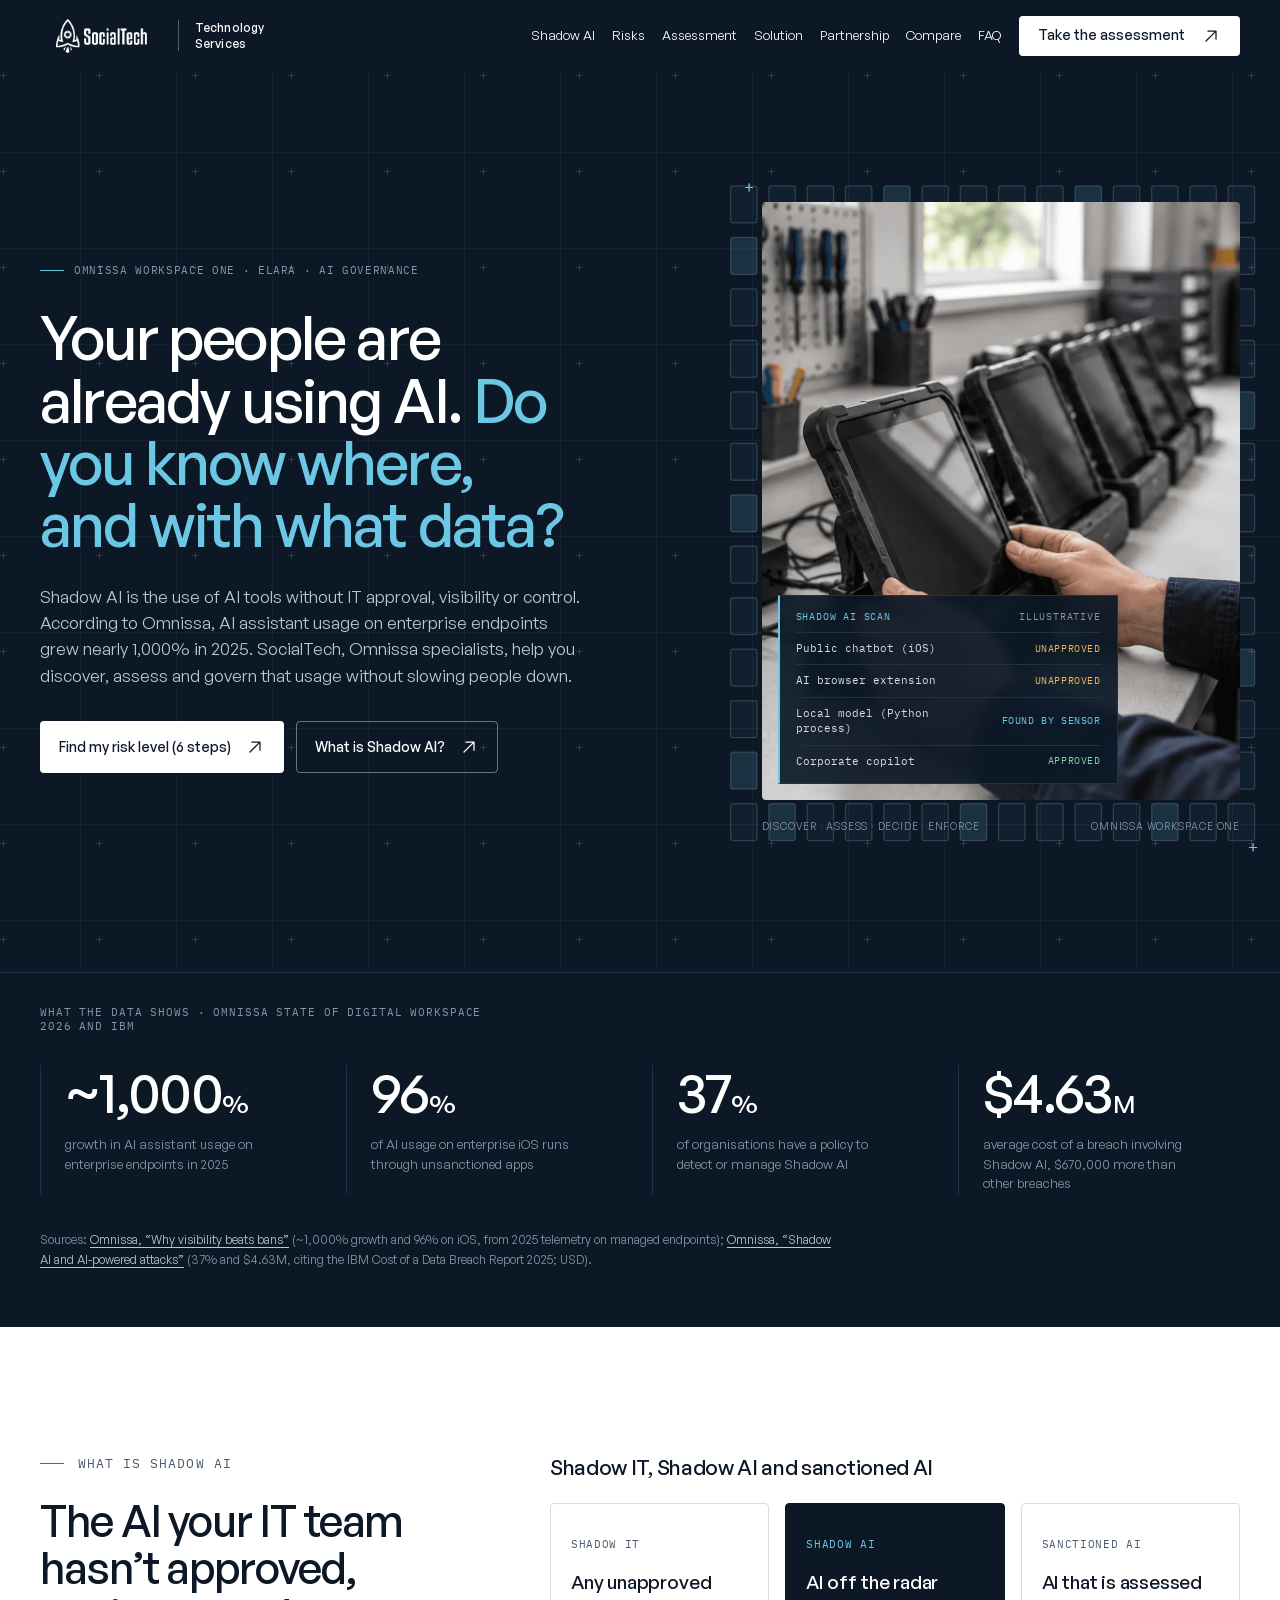
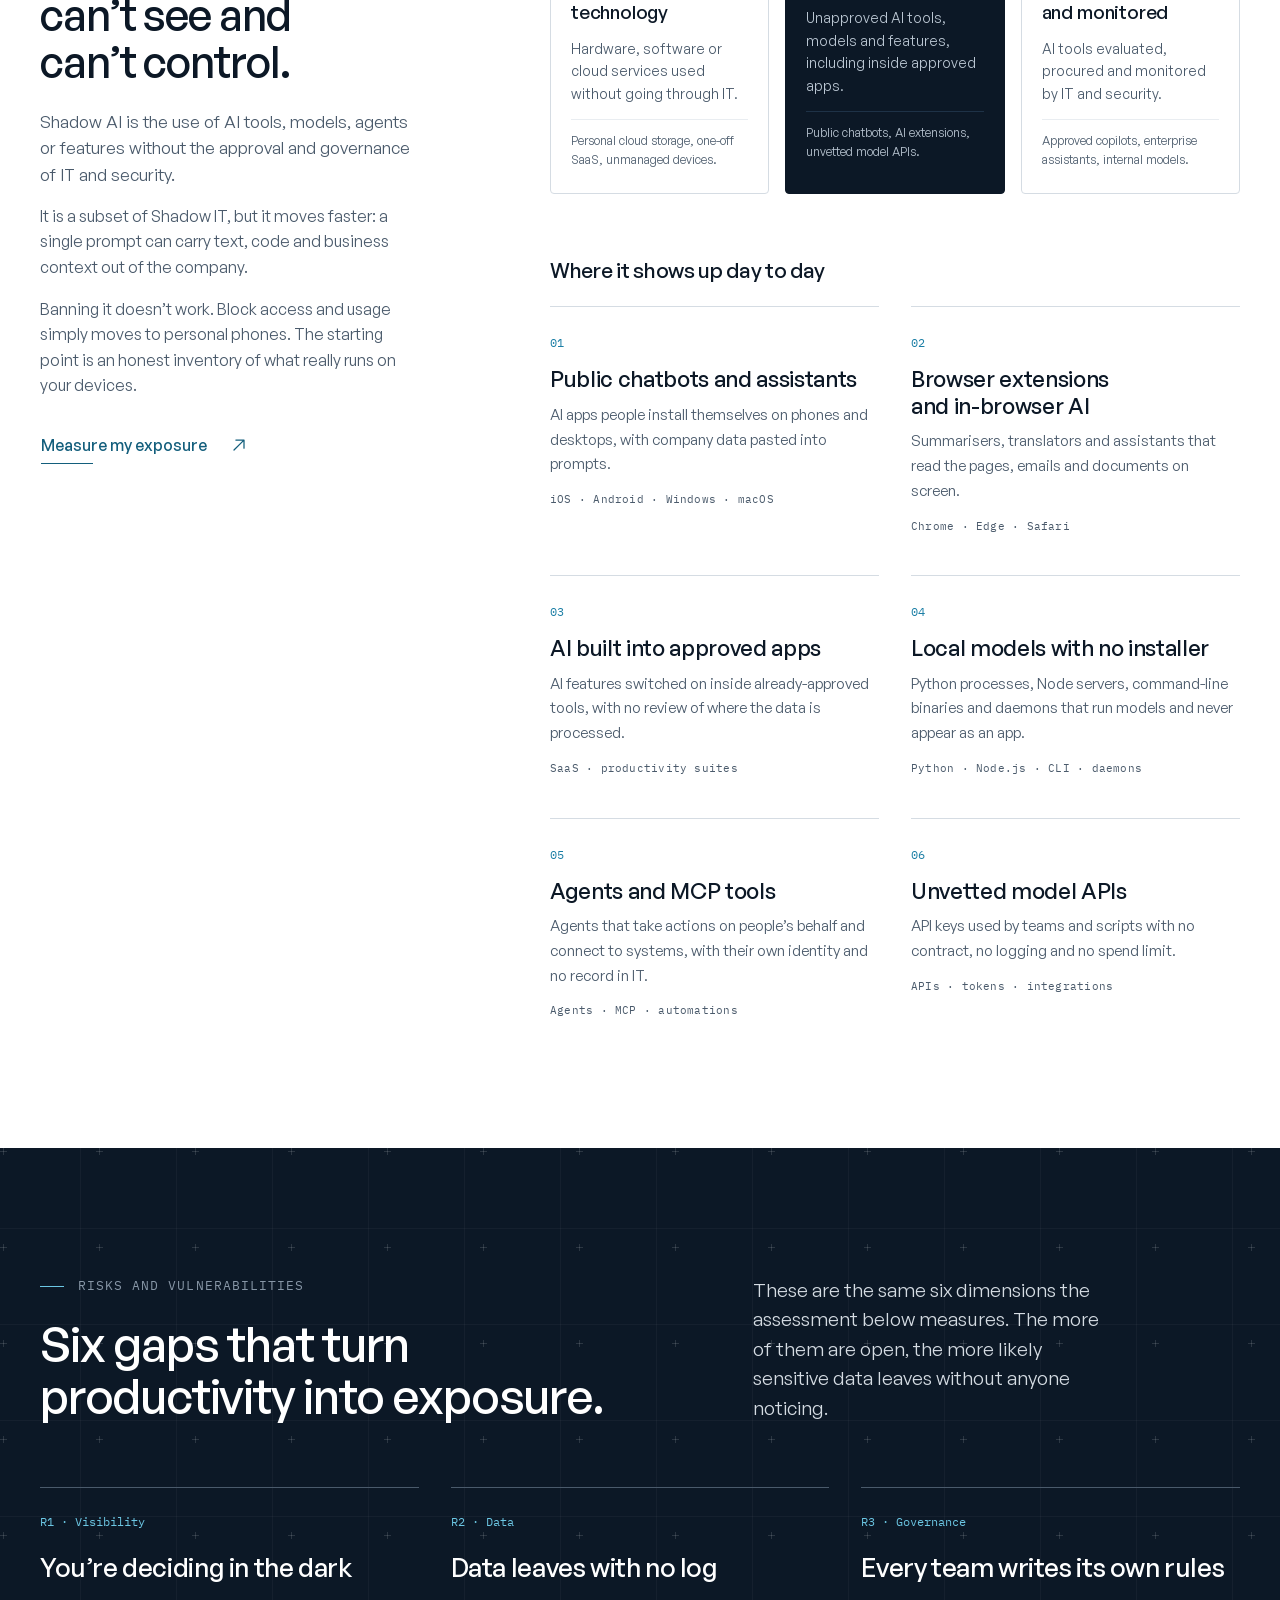
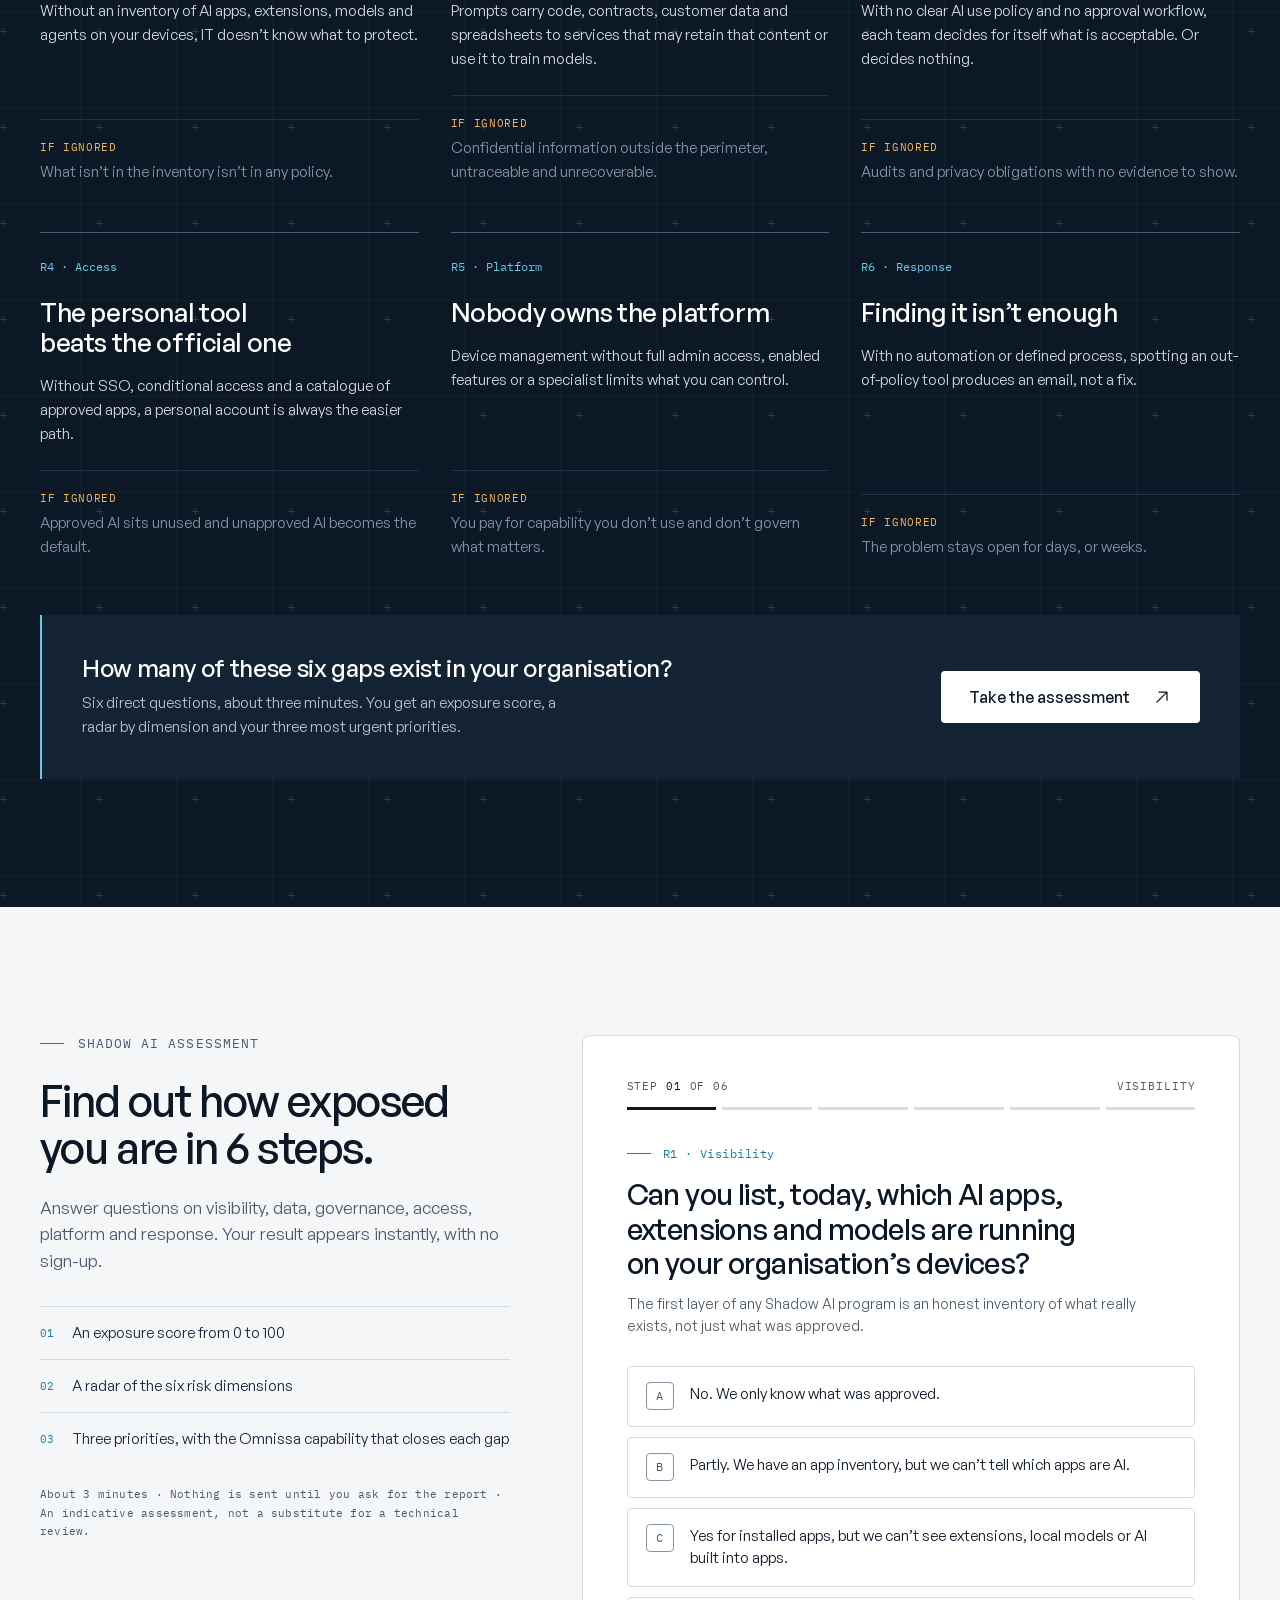
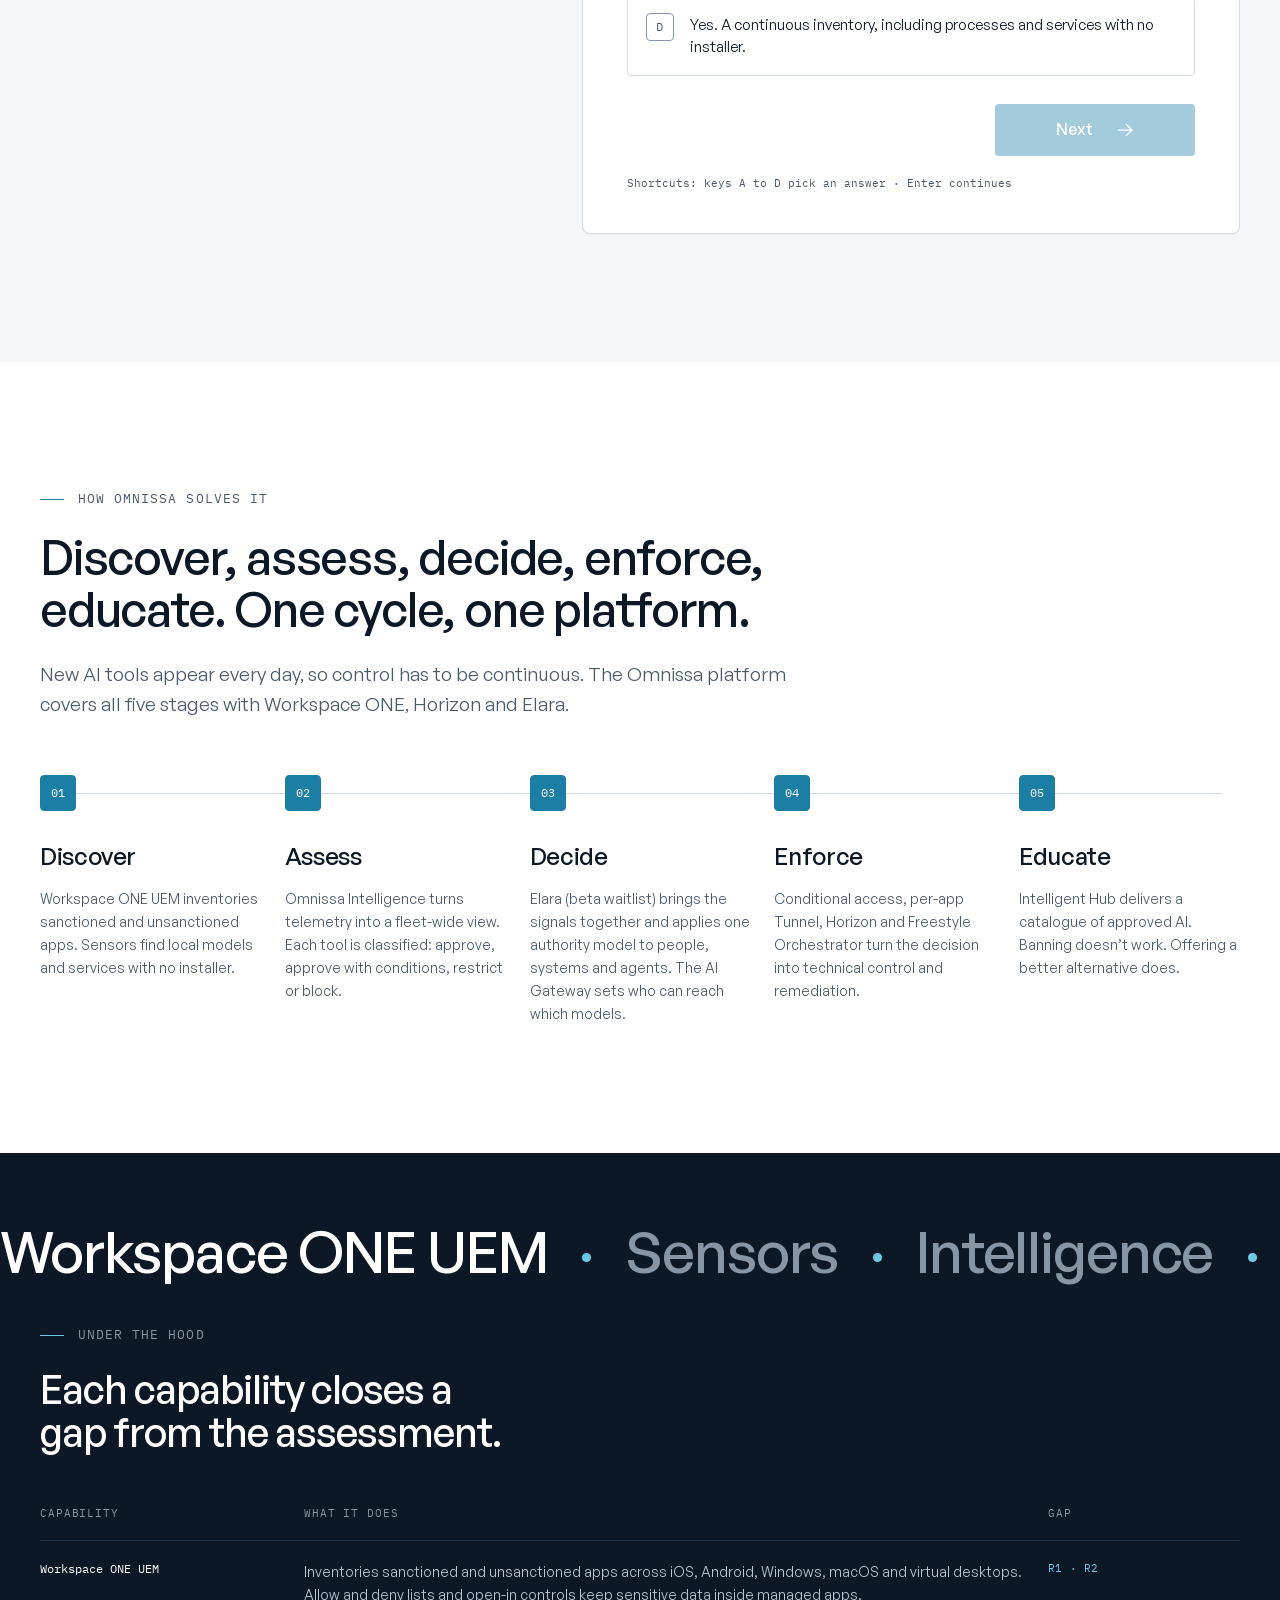
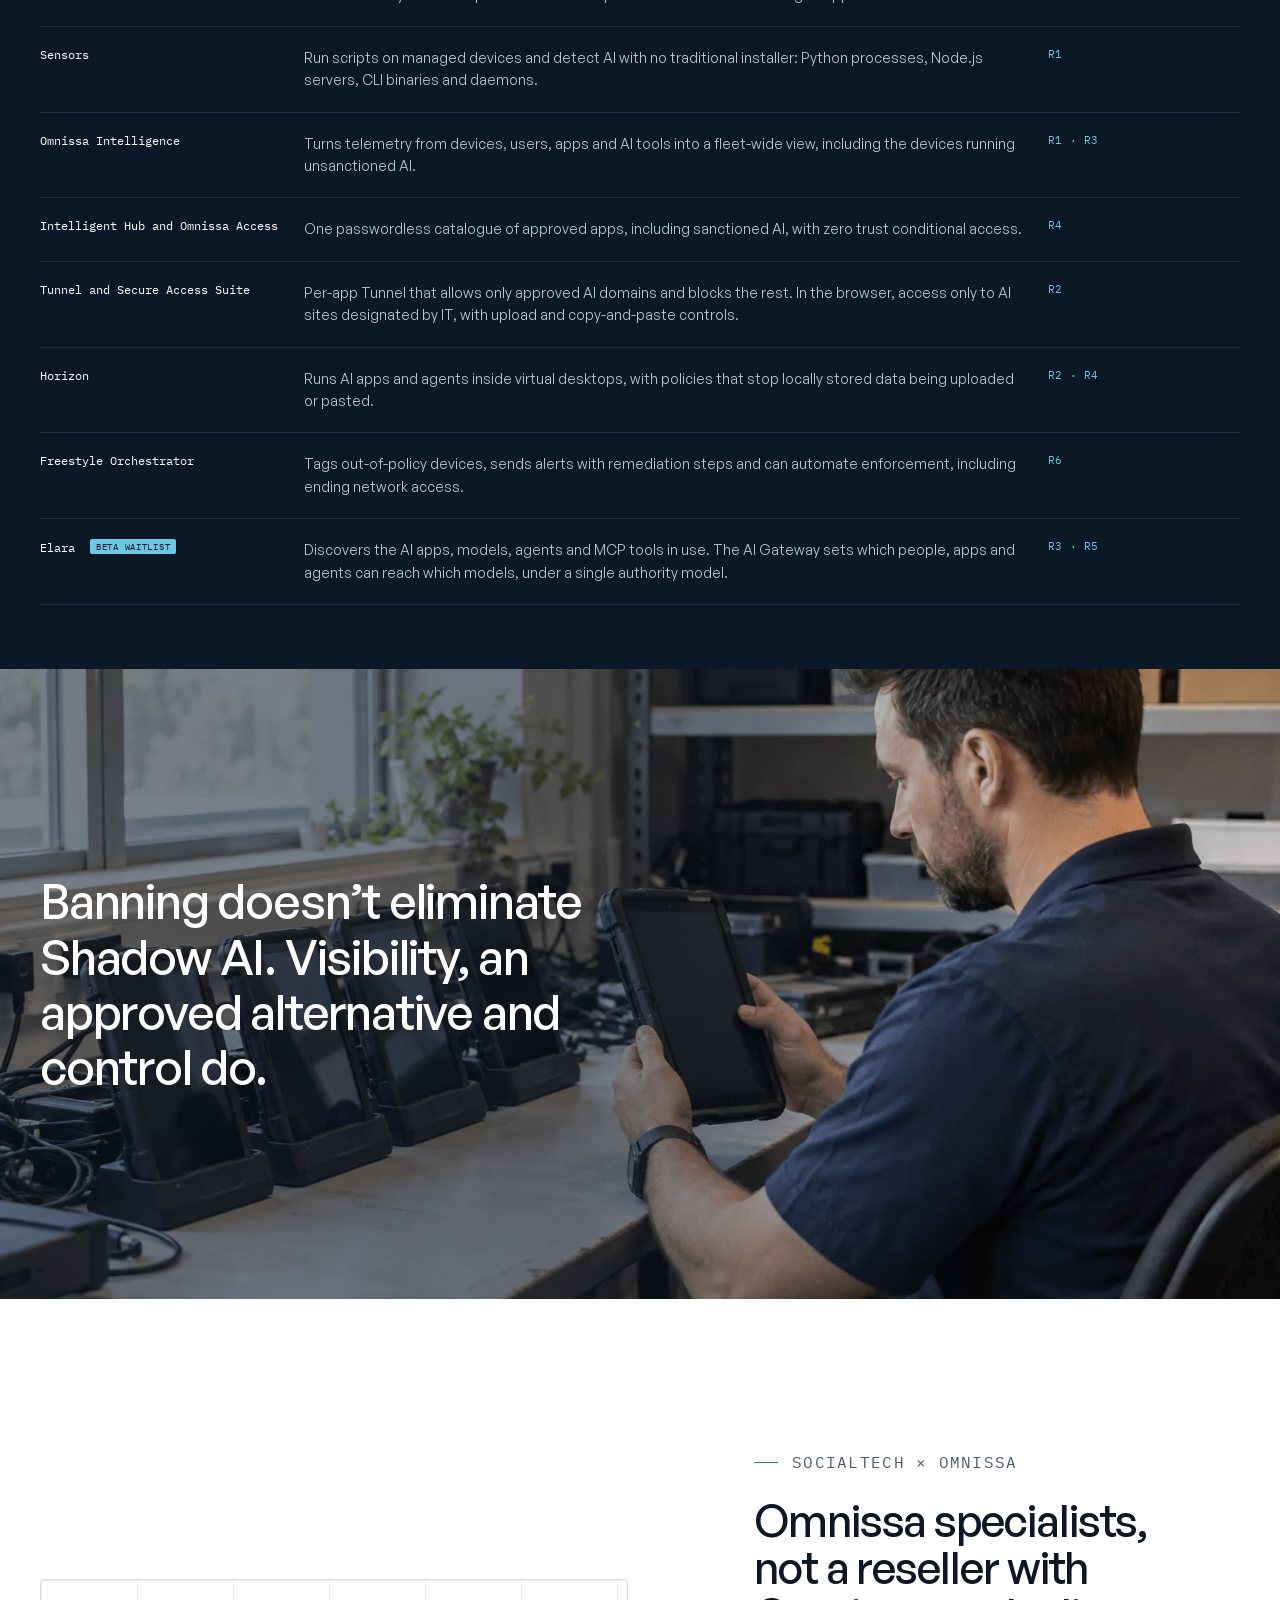
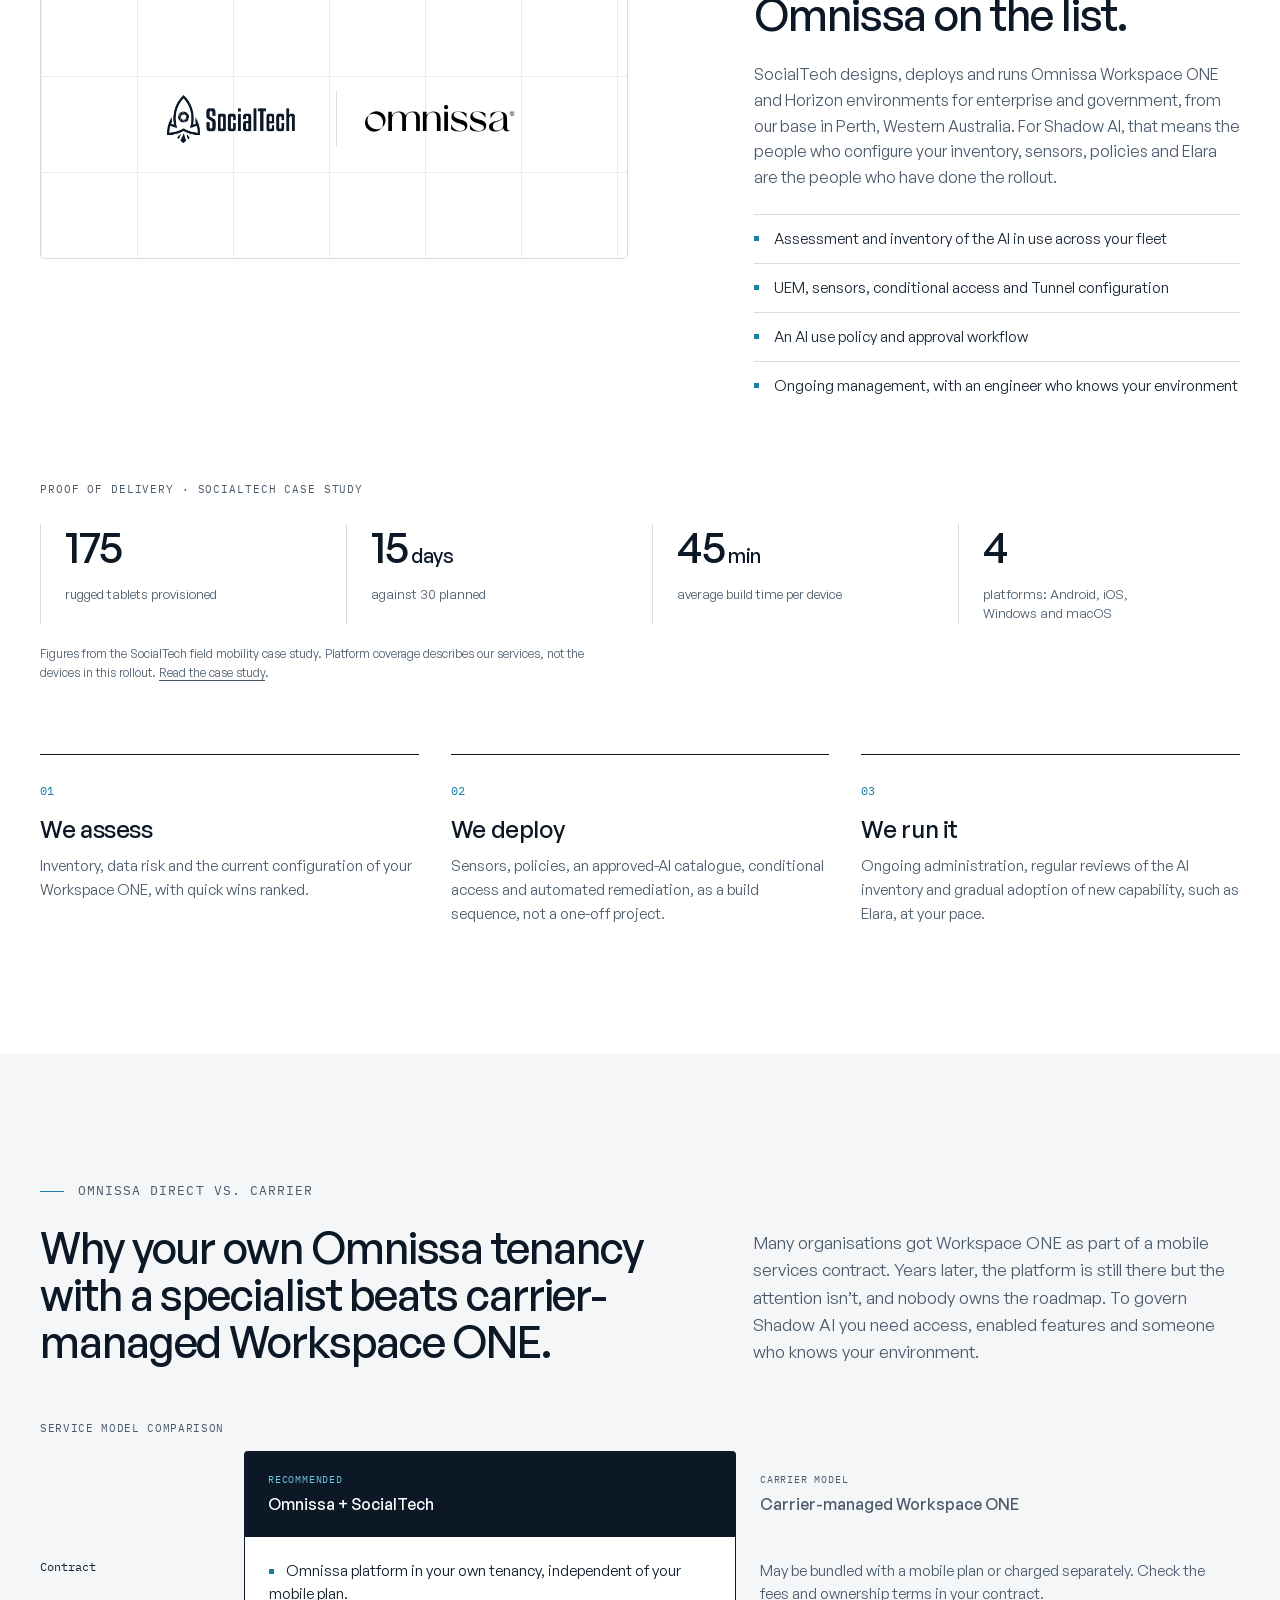
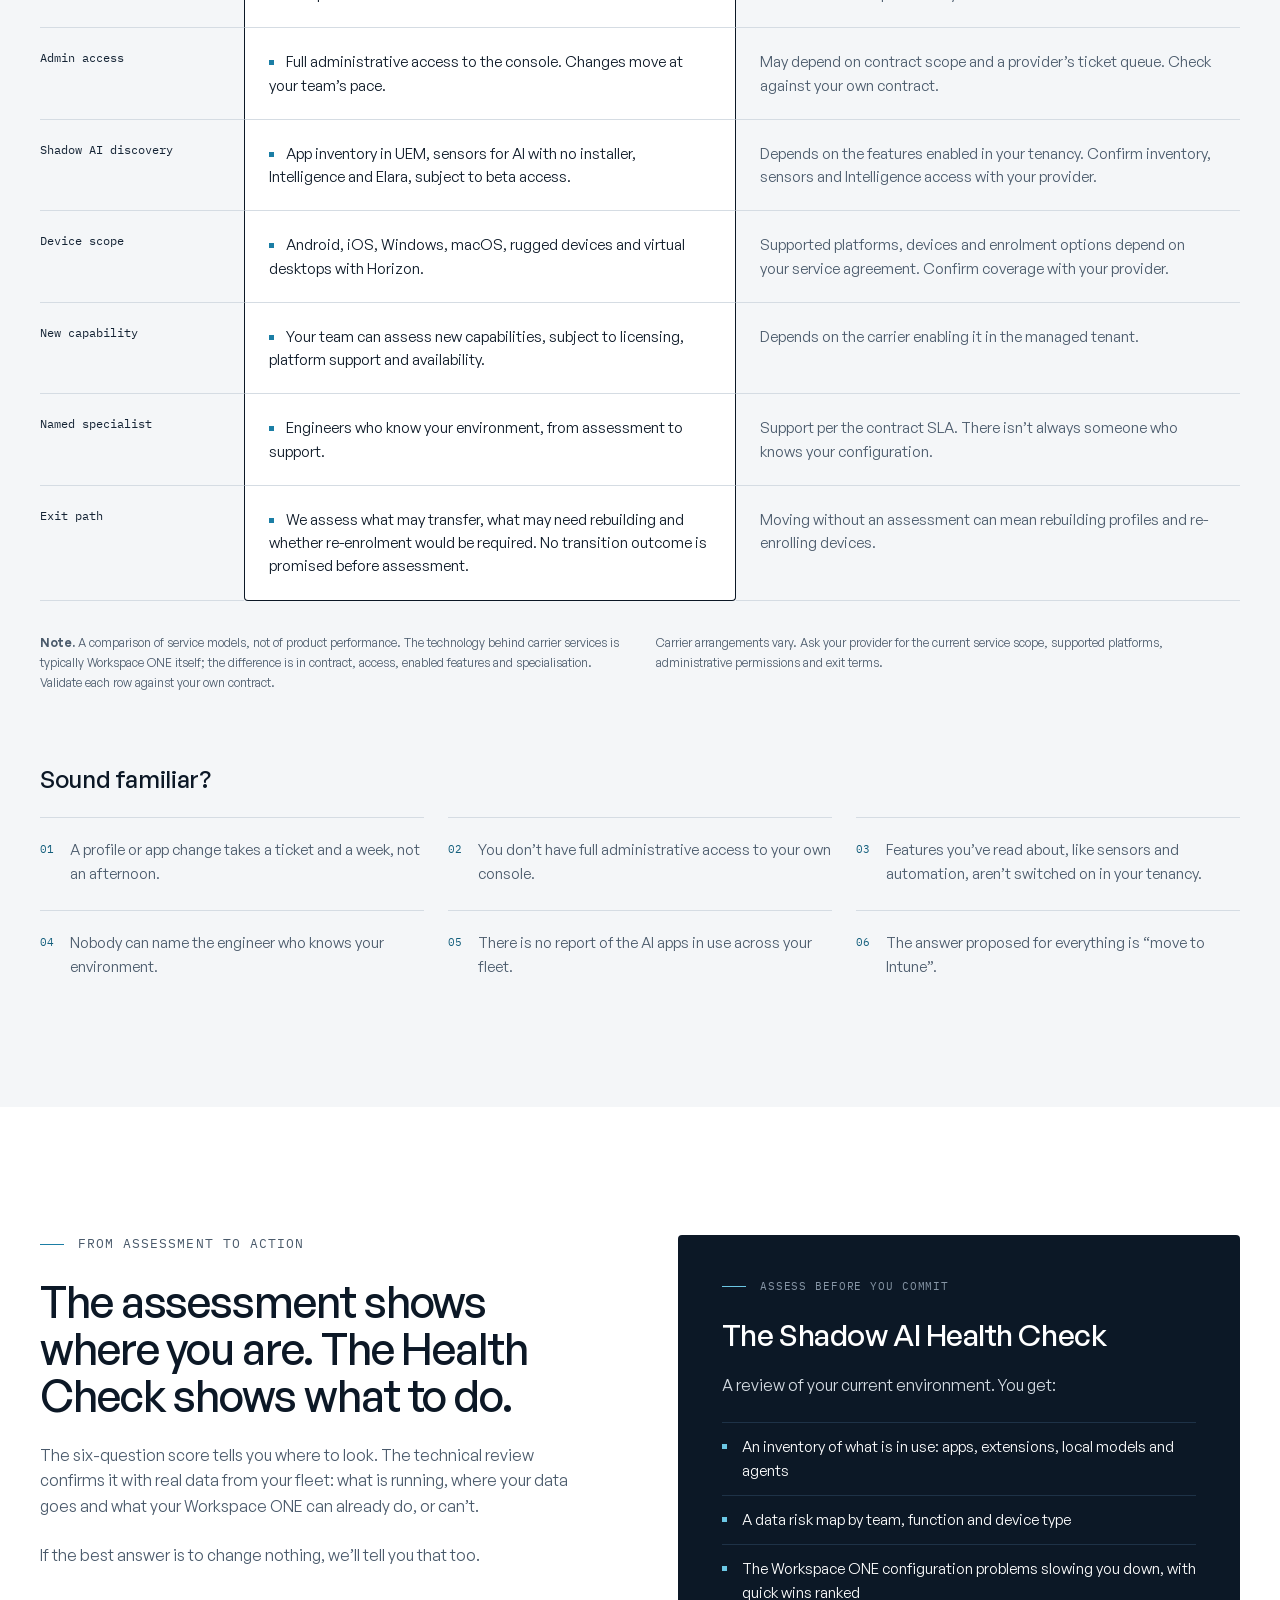
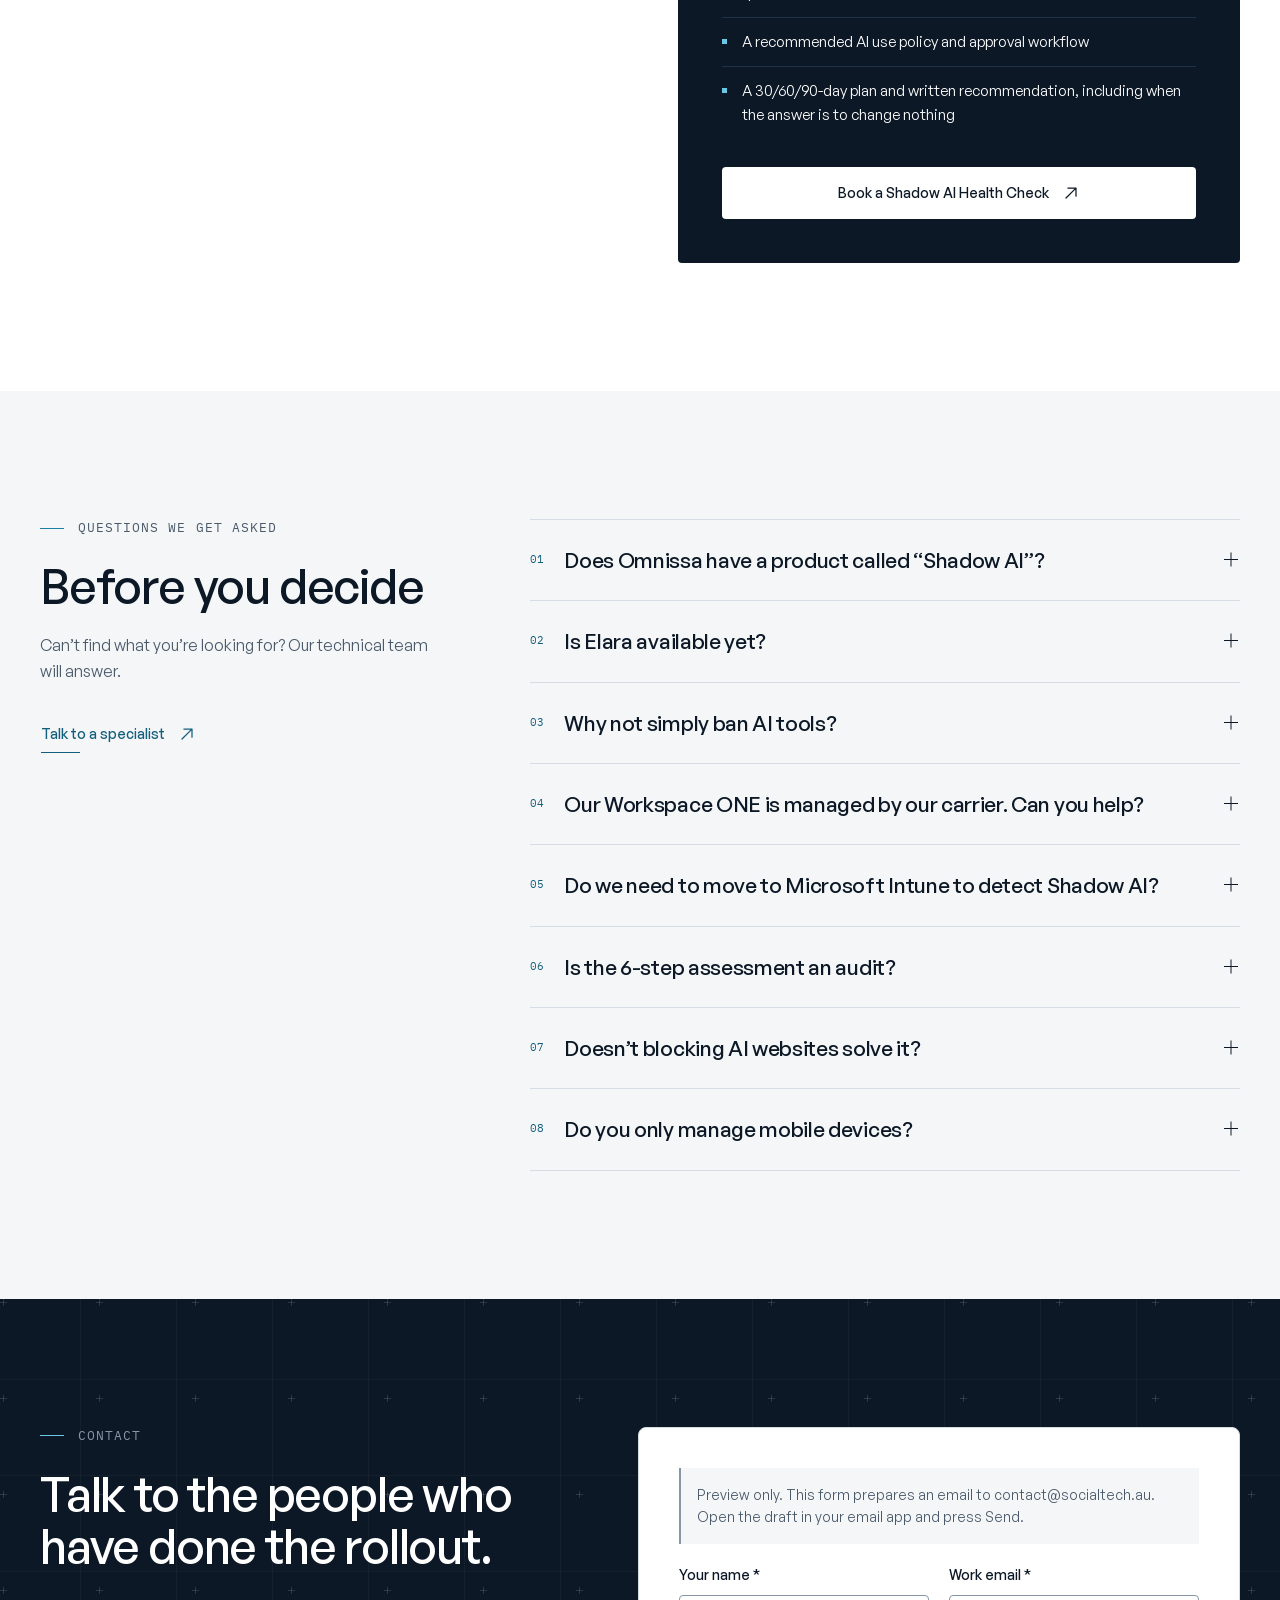
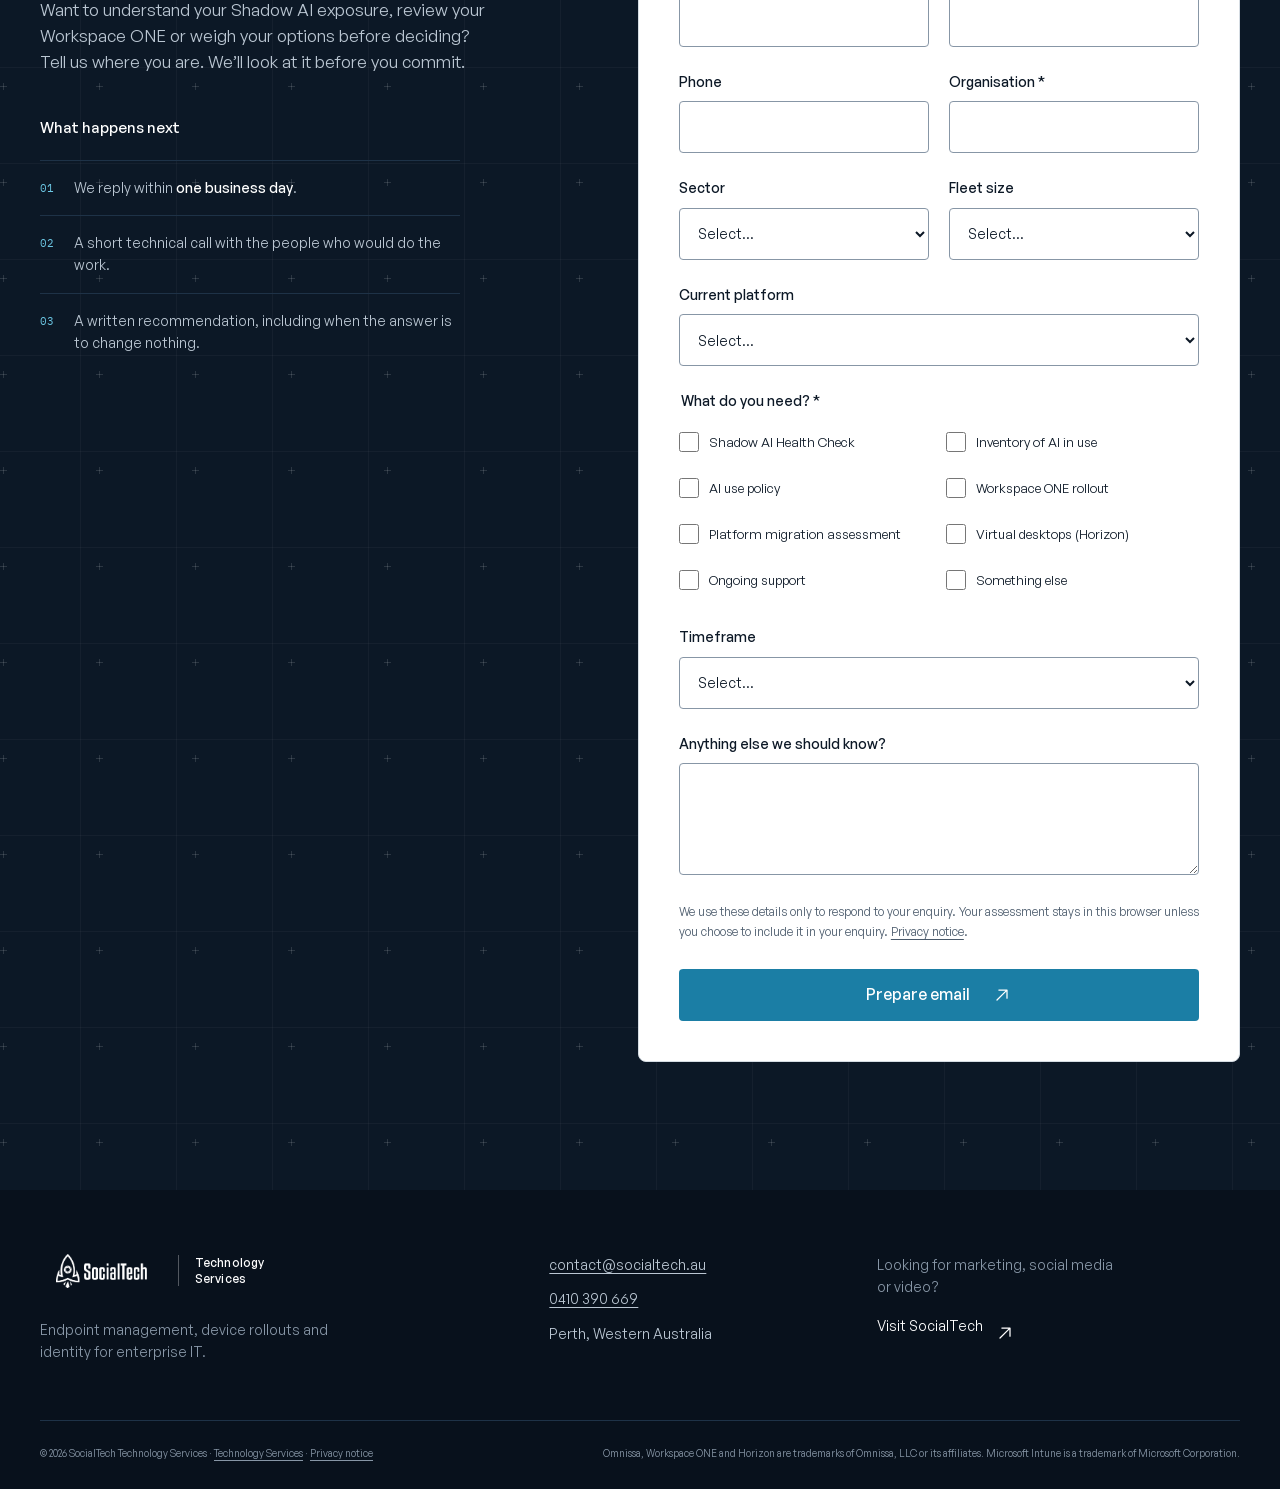
<file: shadow-ai/index.html>
<!doctype html>
<html lang="en-AU">
<head>
<meta charset="utf-8">
<meta name="viewport" content="width=device-width, initial-scale=1, viewport-fit=cover">
<title>Shadow AI: find out how exposed you are | SocialTech Technology Services</title>
<meta name="description" content="Your people are already using AI without IT knowing. Learn what Shadow AI is, take the 6-step assessment, and see how Omnissa Workspace ONE and Elara, with SocialTech, bring visibility and control.">
<meta name="robots" content="noindex,nofollow">
<meta name="theme-color" content="#0C1826">
<link rel="canonical" href="https://socialtech.au/shadow-ai/">
<link rel="icon" type="image/png" href="assets/favicon.png">
<meta property="og:url" content="https://socialtech.au/shadow-ai/">
<meta property="og:site_name" content="SocialTech Technology Services">
<meta property="og:image" content="https://socialtech.au/shadow-ai/assets/og-shadow-ai-v1.png">
<meta property="og:image:secure_url" content="https://socialtech.au/shadow-ai/assets/og-shadow-ai-v1.png">
<meta property="og:image:type" content="image/png">
<meta property="og:image:width" content="1200">
<meta property="og:image:height" content="630">
<meta property="og:image:alt" content="Shadow AI: find out how exposed you are. A six-step assessment from SocialTech Technology Services.">
<meta name="twitter:card" content="summary_large_image">
<meta name="twitter:title" content="Shadow AI: find out how exposed you are in 6 steps">
<meta name="twitter:description" content="Assess your organisation’s Shadow AI exposure across six risk dimensions. Instant results, with no sign-up.">
<meta name="twitter:image" content="https://socialtech.au/shadow-ai/assets/og-shadow-ai-v1.png">
<meta name="twitter:image:alt" content="Shadow AI: a six-step exposure assessment from SocialTech Technology Services.">
<meta property="og:type" content="website">
<meta property="og:locale" content="en_AU">
<meta property="og:title" content="Shadow AI: find out how exposed you are in 6 steps">
<meta property="og:description" content="A technical Shadow AI exposure assessment, from SocialTech, Omnissa specialists.">

<style>
@font-face{font-family:"General Sans";src:url(assets/asset-3ec2be771caf.woff2)format("woff2");font-style:normal;font-weight:400;font-display:swap}
@font-face{font-family:"General Sans";src:url(assets/asset-c30377df1de8.woff2)format("woff2");font-style:normal;font-weight:500;font-display:swap}
@font-face{font-family:"General Sans";src:url(assets/asset-94a2a0e1ef59.woff2)format("woff2");font-style:normal;font-weight:600;font-display:swap}
@font-face{font-family:"IBM Plex Mono";src:url(assets/asset-08949f728dc5.woff2)format("woff2");font-style:normal;font-weight:400;font-display:swap}

:root{--color-ink-950:#08111c;--color-ink-900:#0c1826;--color-ink-800:#142334;--color-ink-700:#1e3247;--color-slate-600:#4a5a6b;--color-slate-400:#8796a6;--color-slate-200:#d5dce3;--color-slate-100:#e9edf1;--color-slate-50:#f4f6f8;--color-white:#fff;--color-teal-700:#135e7c;--color-teal-600:#1b7ea5;--color-teal-300:#6cc7e4;--color-teal-100:#ddf1f8;--color-success:#1f7a4d;--color-error:#b3261e;--color-review-bg:#fff4d6;--color-review-border:#b26a00;--color-review-text:#5c3b00;--font-sans:"General Sans",Arial,sans-serif;--font-mono:"IBM Plex Mono",monospace;--text-display:clamp(2.5rem,1.6rem + 3.2vw,4.5rem);--text-h2:clamp(2rem,1.4rem + 2vw,3.25rem);--text-h3:clamp(1.5rem,1.2rem + 1vw,2rem);--text-stat:clamp(2.5rem,1.8rem + 2vw,4rem);--text-lead:1.1875rem;--text-body:1.0625rem;--text-small:.875rem;--text-eyebrow:.8125rem;--text-marquee:clamp(2rem,1.2rem + 3vw,4rem);--container:1240px;--header-height:72px;--section-space:128px;--focus:var(--color-teal-700)}*,:before,:after{box-sizing:border-box}html{scroll-padding-top:calc(var(--header-height) + 16px);color-scheme:light}body{font:400 var(--text-body)/1.6 var(--font-sans);color:var(--color-ink-900);background:var(--color-white);-webkit-font-smoothing:antialiased;margin:0}body:has(dialog[open]){overflow:hidden}main{outline:none}h1,h2,h3,h4,p,figure{margin:0}h1,h2,h3,h4{text-wrap:balance;font-weight:500}h1{font-size:var(--text-display);letter-spacing:-.03em;line-height:1.04}h2{font-size:var(--text-h2);letter-spacing:-.025em;line-height:1.08}h3{font-size:var(--text-h3);letter-spacing:-.015em;line-height:1.15}p{max-width:68ch}a{color:inherit;text-underline-offset:3px}button,input,select,textarea{font:inherit}button,a,input,select,textarea{-webkit-tap-highlight-color:transparent}button{cursor:pointer}button:disabled{cursor:wait;opacity:.65}a,button{touch-action:manipulation}a:focus-visible,button:focus-visible,input:focus-visible,textarea:focus-visible,select:focus-visible,summary:focus-visible,[tabindex="-1"]:focus-visible{outline:2px solid var(--focus);outline-offset:4px}img,svg{max-width:100%;display:block}img{height:auto}button{color:inherit}button .icon{pointer-events:none}picture{display:block}ul,ol{margin:0;padding:0}button{border-radius:4px}::selection{background:var(--color-teal-100);color:var(--color-ink-900)}[hidden]{display:none!important}.container{width:min(var(--container),calc(100% - 80px));margin-inline:auto}.section{padding-block:var(--section-space);position:relative}.dark{background:var(--color-ink-900);color:var(--color-white);--focus:var(--color-teal-300)}.soft{background:var(--color-slate-50)}.mono,.eyebrow{font-family:var(--font-mono);font-weight:400}.eyebrow{font-size:var(--text-eyebrow);letter-spacing:.08em;text-transform:uppercase;color:var(--color-slate-600);align-items:center;gap:14px;margin-bottom:24px;line-height:1.4;display:flex}.eyebrow:before{content:"";background:var(--color-teal-600);flex:none;width:24px;height:1px}.dark .eyebrow{color:var(--color-slate-400)}.dark .eyebrow:before{background:var(--color-teal-300)}.lead{font-size:var(--text-lead);line-height:1.55}.muted{color:var(--color-slate-600)}.dark .muted{color:var(--color-slate-400)}.section-heading{max-width:800px;margin-bottom:56px}.section-heading h2+p,.sticky-intro h2+p{margin-top:24px}.split{grid-template-columns:repeat(12,minmax(0,1fr));align-items:center;gap:24px;display:grid}.split__left{grid-column:1/7}.split__right{grid-column:8/13}.sticky-intro{top:calc(var(--header-height) + 48px);align-self:start;position:sticky}.icon{flex:none;width:20px;height:20px;display:inline-flex}.icon svg{width:100%;height:100%}.button{border:1px solid #0000;border-radius:4px;justify-content:center;align-items:center;gap:22px;max-width:100%;min-height:52px;padding:12px 27px;font-size:16px;font-weight:500;line-height:1.3;text-decoration:none;transition:background .2s,color .2s,border-color .2s;display:inline-flex}.button .icon{transition:transform .2s}.button:hover .icon{transform:translate(3px,-3px)}.button--primary{background:var(--color-teal-600);color:#fff}.button--primary:hover{background:var(--color-teal-700)}.dark .button--primary,.site-header .button--primary{color:var(--color-ink-900);background:#fff}.dark .button--primary:hover,.site-header .button--primary:hover{background:var(--color-teal-300)}.button--secondary{border-color:var(--color-slate-400);background:0 0}.button--secondary:hover{border-color:var(--color-ink-900)}.dark .button--secondary{color:#fff;border-color:#fff6}.dark .button--secondary:hover{border-color:var(--color-teal-300);color:var(--color-teal-300)}.button--link{color:var(--color-teal-700);justify-content:start;padding:10px 0;position:relative}.button--link:after{content:"";transform-origin:0;background:currentColor;height:1px;transition:transform .25s;position:absolute;bottom:6px;left:0;right:0;transform:scaleX(.25)}.button--link:hover:after{transform:scaleX(1)}.dark .button--link{color:var(--color-teal-300)}.button-row{flex-wrap:wrap;gap:16px;display:flex}.skip-link{z-index:300;color:var(--color-ink-900);background:#fff;padding:12px;position:fixed;top:8px;left:16px;transform:translateY(-160%)}.skip-link:focus{transform:none}.page-progress{background:var(--color-teal-300);transform-origin:0;z-index:200;width:100%;height:2px;position:fixed;top:0;left:0;transform:scaleX(0)}.site-header{height:var(--header-height);z-index:100;background:var(--color-ink-900);color:#fff;--focus:var(--color-teal-300);border-bottom:1px solid #0000;position:sticky;top:0}.site-header.is-scrolled{border-color:var(--color-ink-700)}.header-inner{justify-content:space-between;align-items:center;gap:24px;height:100%;display:flex}.lockup{color:inherit;flex:none;align-items:center;text-decoration:none;display:inline-flex}.socialtech-logo{background:currentColor;width:122px;height:34px;display:block;mask-position:50%;mask-size:contain;mask-repeat:no-repeat}.lockup__descriptor{letter-spacing:.01em;border-left:1px solid #ffffff4d;margin-left:16px;padding-left:16px;font-size:12px;font-weight:500;line-height:1.3}.desktop-nav{gap:26px;margin-left:auto;display:flex}.desktop-nav a{padding-block:14px;font-size:14px;text-decoration:none;position:relative}.desktop-nav a:hover{color:var(--color-teal-300)}.header-cta .button{gap:16px;min-height:40px;padding:9px 18px;font-size:14px}.menu-toggle,.menu-close{background:0 0;border:0;align-items:center;gap:12px;min-height:44px;font-size:14px;display:none}.menu-lines{border-block:1px solid;width:24px;height:10px}.mobile-menu{background:var(--color-ink-900);color:#fff;--focus:var(--color-teal-300);border:0;width:100%;max-width:none;height:100dvh;max-height:none;margin:0;padding:24px 20px}.mobile-menu::backdrop{background:var(--color-ink-900)}.mobile-menu__top{justify-content:space-between;align-items:center;margin-bottom:48px;display:flex}.mobile-menu .menu-close{display:flex}.mobile-menu nav{margin-bottom:40px}.mobile-menu nav a{border-bottom:1px solid var(--color-ink-700);align-items:center;gap:24px;padding:17px 0;font-size:32px;text-decoration:none;display:flex}.mobile-menu nav .mono{color:var(--color-slate-400);font-size:12px}.mobile-menu nav .icon{margin-left:auto}.noscript-nav{flex-wrap:wrap;gap:24px;padding:16px 0;display:flex}.blueprint{isolation:isolate;position:relative;overflow:clip}.blueprint:before{content:"";z-index:-1;pointer-events:none;background-image:linear-gradient(#ffffff09 1px,#0000 1px),linear-gradient(90deg,#ffffff09 1px,#0000 1px);background-size:96px 96px;position:absolute;inset:-16px}.blueprint-crosses{z-index:-1;pointer-events:none;background-image:url("data:image/svg+xml,%3Csvg xmlns='http://www.w3.org/2000/svg' width='96' height='96'%3E%3Cpath d='M0 3.5h7M3.5 0v7' stroke='white' stroke-opacity='.13'/%3E%3C/svg%3E");position:absolute;inset:0}.hero{align-items:center;min-height:max(680px,100svh);padding:72px 0 56px;display:flex}.hero-layout{grid-template-columns:1.3fr 1fr;align-items:center;gap:72px;display:grid}.hero-copy{z-index:2;position:relative}.hero .eyebrow{letter-spacing:.06em;white-space:nowrap;gap:10px;margin-bottom:28px;font-size:11px}.hero h1{max-width:680px;font-size:clamp(2.5rem,1.35rem + 3vw,4rem)}.hero h1 em{color:var(--color-teal-300);font-style:normal}.hero .lead{color:#bac6d2;max-width:540px;margin:28px 0 32px;font-size:17px}.hero .button-row{gap:12px}.hero .button{gap:14px;padding:14px 18px;font-size:14px}.hero-visual{min-width:0;margin:0 0 0 12px;position:relative}.hero-visual:before,.hero-visual:after{content:"+";font:400 17px var(--font-mono);color:var(--color-teal-300);z-index:3;position:absolute}.hero-visual:before{top:-26px;left:-18px}.hero-visual:after{bottom:-24px;right:-18px}.hero-photo{aspect-ratio:4/5;border-radius:4px;position:relative;overflow:hidden}.hero-photo img{object-fit:cover;object-position:63% center;width:100%;height:100%}.hero-photo picture{height:100%}.fleet-grid{z-index:-1;width:112%;max-width:none;height:118%;position:absolute;top:-9%;left:-7%;overflow:visible}.fleet-grid rect{fill:#6cc7e40b;stroke:#ffffff26;stroke-width:1px}.fleet-grid rect:nth-child(5n){fill:#6cc7e424}.photo-caption{letter-spacing:.08em;text-transform:uppercase;color:var(--color-slate-400);justify-content:space-between;gap:12px;margin-top:18px;font-size:10px;display:flex}.hero-scroll{color:var(--color-slate-400);font:11px var(--font-mono);align-items:center;gap:12px;text-decoration:none;display:flex;position:absolute;bottom:24px;left:40px}.hero-scroll .icon{width:14px;height:14px}.stats-section{border-top:1px solid var(--color-ink-700);padding:32px 0 56px}.stats-label{font:11px var(--font-mono);text-transform:uppercase;letter-spacing:.08em;color:var(--color-slate-400);margin-bottom:32px}.stats-grid{grid-template-columns:repeat(4,minmax(0,1fr));gap:24px;display:grid}.stat{border-left:1px solid var(--color-ink-700);padding-left:24px}.stat-value{font-size:var(--text-stat);letter-spacing:-.03em;font-variant-numeric:tabular-nums;font-weight:500;line-height:1}.stat-value small{letter-spacing:-.02em;font-size:.45em}.stat-label{color:var(--color-slate-400);max-width:25ch;margin-top:16px;font-size:13px;line-height:1.5}.case-feature{gap:24px}.case-visual{position:relative}.case-visual img{aspect-ratio:3/2;object-fit:cover;border-radius:4px;width:100%}.case-feature .split__left{grid-column:1/7}.case-feature .split__right{grid-column:8/13}.case-feature h2{font-size:clamp(2rem,1rem + 2vw,2.9rem)}.case-feature p{color:var(--color-slate-600);margin-top:24px;font-size:16px}.build-label{background:var(--color-ink-900);color:#fff;font:10px var(--font-mono);letter-spacing:.07em;padding:9px 12px;position:absolute;bottom:20px;left:20px}.case-facts{grid-template-columns:1fr 1fr;gap:24px;margin:32px 0;display:grid}.case-facts .stat{border-color:var(--color-slate-200);padding-left:16px}.case-facts .stat-value{font-size:36px}.case-facts .stat-label{color:var(--color-slate-600);margin-top:8px;font-size:12px}.interlude{background:var(--color-ink-900);color:#fff;height:70vh;min-height:480px;max-height:800px;position:relative;overflow:hidden}.interlude>picture{height:120%;position:absolute;inset:-10% 0}.interlude img{object-fit:cover;object-position:center;width:100%;height:100%}.interlude:after{content:"";background:linear-gradient(90deg,#0c18268c,#0c18268c 45%,#0000 90%);position:absolute;inset:0}.interlude .container{z-index:1;align-items:center;height:100%;display:flex;position:relative}.interlude blockquote{letter-spacing:-.025em;max-width:660px;margin:0;font-size:clamp(2rem,1.25rem + 2.2vw,3.5rem);font-weight:500;line-height:1.15}.identity-layout{grid-template-columns:5fr 6fr;align-items:start;gap:8%;display:grid}.identity-layout h2{max-width:500px}.identity-layout .lead{color:#bac6d2;margin-top:24px;font-size:17px}.identity-widget{min-width:0}.identity-tabs{border:1px solid var(--color-ink-700);border-radius:4px;gap:4px;width:fit-content;margin-bottom:24px;padding:4px;display:none}.identity-tabs button{color:var(--color-slate-400);background:0 0;border:0;min-height:44px;padding:11px 16px;font-size:13px}.identity-tabs button[aria-pressed=true]{background:var(--color-ink-800);color:#fff}.identity-state+.identity-state{margin-top:32px}.has-diagram-js:not(.reduced-motion) .identity-tabs{display:flex}.has-diagram-js:not(.reduced-motion) .identity-state+.identity-state{margin-top:0}.diagram-title{font:12px var(--font-mono);color:var(--color-teal-300);margin-bottom:16px}.identity-svg{color:#fff;width:100%;height:auto;overflow:visible}.identity-svg rect{fill:var(--color-ink-800);stroke:#526274;stroke-width:1px}.identity-svg text{font:12px var(--font-mono);fill:currentColor;text-anchor:middle}.identity-svg path{stroke:var(--color-teal-300);stroke-width:1px;fill:none}.identity-svg .signal{stroke-width:3px;stroke-dasharray:12 290;animation:3.2s linear infinite signal}.identity-svg .prompt{fill:var(--color-teal-300);font:16px var(--font-mono)}.identity-caption{color:#bac6d2;margin:24px 0;font-size:14px}.identity-meta{margin:0;font-size:12px}.identity-meta div{border-top:1px solid var(--color-ink-700);grid-template-columns:1fr 1.4fr;gap:20px;padding:12px 0;display:grid}.identity-meta dd{margin:0}.identity-closing{max-width:800px;margin-top:48px;font-size:19px}.identity-footnote{color:var(--color-slate-400);margin-top:12px;font-size:12px}.offer-box{background:var(--color-ink-800);border-left:2px solid var(--color-teal-300);justify-content:space-between;align-items:center;gap:40px;margin-top:56px;padding:40px;display:flex}.offer-box h3{font-size:24px}.offer-box p{color:#bac6d2;max-width:55ch;margin-top:8px;font-size:15px}.offer-box .button{flex:none}.steps{grid-template-columns:repeat(5,minmax(0,1fr));gap:24px;list-style:none;display:grid;position:relative}.steps:before{content:"";background:var(--color-slate-200);height:1px;position:absolute;top:18px;left:18px;right:18px}.steps-wrap{position:relative}.step-progress{background:var(--color-teal-600);transform-origin:0;height:1px;position:absolute;top:18px;left:18px;right:18px;transform:scaleX(0)}.step{position:relative}.step-number{border:1px solid var(--color-slate-200);width:36px;height:36px;font:12px var(--font-mono);background:#fff;border-radius:4px;place-items:center;margin-bottom:32px;display:grid;position:relative}.step.is-active .step-number{background:var(--color-teal-600);color:#fff;border-color:var(--color-teal-600)}.step h3{margin-bottom:16px;font-size:24px}.step p{color:var(--color-slate-600);max-width:26ch;font-size:14px;line-height:1.65}.technology-band{padding:64px 0;overflow:hidden}.marquee{margin-bottom:40px;position:relative;overflow:hidden}.marquee-track{align-items:center;gap:32px;width:max-content;display:flex}.marquee-set{flex:none;align-items:center;gap:32px;display:flex}.marquee-item{font-size:var(--text-marquee);letter-spacing:-.02em;color:var(--color-slate-400);white-space:nowrap;font-weight:500;line-height:1.2}.marquee-item:after{content:"·";color:var(--color-teal-300);margin-left:32px}.marquee-item:first-child{color:#fff}.capabilities summary{color:var(--color-teal-300);cursor:pointer;width:fit-content;min-height:44px;padding:8px 0;font-size:14px}.spec-table{border-collapse:collapse;text-align:left;width:100%;margin-top:32px;font-size:14px}.spec-table th,.spec-table td{border-bottom:1px solid var(--color-ink-700);vertical-align:top;padding:20px 24px 20px 0}.spec-table th{font-weight:500}.spec-table tbody th{font:12px var(--font-mono);width:20%}.spec-table td{color:#bac6d2;width:40%}.sector-mosaic{grid-template-rows:1fr 1fr;grid-template-columns:2fr 1fr 1fr;gap:20px;display:grid}.sector-tile{border-radius:4px;min-height:220px;position:relative;overflow:hidden}.sector-tile:first-child{grid-row:span 2}.sector-tile picture{height:100%}.sector-tile img{object-fit:cover;width:100%;height:100%;transition:transform .6s ease-out}.sector-tile:first-child img{aspect-ratio:4/5}.sector-tile:after{content:"";background:linear-gradient(#0000,#0c18268c);position:absolute;inset:40% 0 0}.sector-tile figcaption{z-index:1;font:12px var(--font-mono);color:#fff;justify-content:space-between;align-items:center;transition:transform .25s;display:flex;position:absolute;bottom:24px;left:24px;right:24px}.sector-tile:hover img{transform:scale(1.04)}.sector-tile:hover figcaption{transform:translateY(-4px)}.partner-panel{border:1px solid var(--color-slate-200);background:#fff;border-radius:4px;justify-content:center;align-items:center;min-height:280px;padding:72px 36px;display:flex;position:relative;overflow:hidden}.partner-panel:before{content:"";background-image:linear-gradient(var(--color-slate-100) 1px,transparent 1px),linear-gradient(90deg,var(--color-slate-100) 1px,transparent 1px);background-size:96px 96px;position:absolute;inset:0}.co-brand{justify-content:center;align-items:center;gap:28px;width:100%;display:flex;position:relative}.co-brand .socialtech-logo{width:154px;height:48px}.co-brand-divider{background:var(--color-slate-200);flex:none;width:1px;height:56px}.co-brand img{width:150px;height:auto}.partner-text p{color:var(--color-slate-600);margin-top:24px;font-size:16px}.contact-layout{grid-template-columns:5fr 6fr;align-items:start;gap:8%;display:grid}.contact-intro .lead{color:#bac6d2;max-width:450px;margin:24px 0 40px;font-size:17px}.next-title{margin-bottom:20px;font-size:15px;font-weight:500}.next-steps{counter-reset:next;max-width:420px;list-style:none}.next-steps li{counter-increment:next;color:#bac6d2;border-top:1px solid var(--color-ink-700);gap:20px;padding:16px 0;font-size:14px;display:flex}.next-steps li:before{content:"0" counter(next);font:11px var(--font-mono);color:var(--color-teal-300);flex:none;padding-top:4px}.form-panel{color:var(--color-ink-900);border:1px solid var(--color-slate-200);--focus:var(--color-teal-700);background:#fff;border-radius:8px;min-width:0;padding:40px}.form-grid{grid-template-columns:1fr 1fr;gap:24px 20px;display:grid}.field{min-width:0}.field--full{grid-column:1/-1}.field label,.field legend{margin-bottom:8px;font-size:14px;font-weight:500;display:block}.field input:not([type=checkbox]),.field select,.field textarea{border:1px solid var(--color-slate-400);width:100%;min-height:52px;color:var(--color-ink-900);background:#fff;border-radius:4px;padding:12px 14px;font-size:15px}.field textarea{resize:vertical;min-height:112px}.field select{padding-right:8px;font-size:14px}.field input[aria-invalid=true],.field select[aria-invalid=true],.field textarea[aria-invalid=true]{border-color:var(--color-error)}.field-error{color:var(--color-error);margin-top:8px;font-size:13px}.field-error:before{content:"× ";font-weight:600}.checkbox-group{border:0;min-width:0;margin:0;padding:0}.checkbox-options{grid-template-columns:1fr 1fr;gap:2px 14px;display:grid}.checkbox-options label{cursor:pointer;align-items:center;gap:10px;min-height:44px;margin:0;font-size:13px;font-weight:400;display:flex}.checkbox-options input{accent-color:var(--color-teal-700);flex:none;width:20px;height:20px;margin:0}.checkbox-options label:has(input:focus-visible){outline:2px solid var(--color-teal-700);outline-offset:2px}.privacy-note{color:var(--color-slate-600);margin-top:20px;font-size:12px}.form-submit{margin-top:28px}.form-panel .button--primary{background:var(--color-teal-600);color:#fff;width:100%}.form-panel .button--primary:hover{background:var(--color-teal-700)}.form-error,.form-setup-note{color:#8a1913;border-left:2px solid var(--color-error);background:#fdeceb;margin-bottom:20px;padding:16px;font-size:14px}.form-setup-note{background:var(--color-slate-50);color:var(--color-slate-600);border-color:var(--color-slate-400)}.form-success{padding-block:40px}.form-success h3{margin:24px 0 16px;font-size:32px}.form-success .icon{width:36px;height:36px;color:var(--color-success)}.honeypot{width:1px;height:1px;position:absolute;left:-10000px;overflow:hidden}.site-footer{background:var(--color-ink-950);padding:64px 0 28px}.footer-grid{grid-template-columns:5fr 3fr 4fr;gap:56px;display:grid}.footer-grid>div:first-child>p{color:var(--color-slate-400);max-width:32ch;margin-top:24px;font-size:14px}.footer-grid address{color:#bac6d2;flex-direction:column;gap:12px;font-size:14px;font-style:normal;display:flex}.footer-grid address a{width:fit-content}.footer-cross>a{color:var(--color-slate-400);max-width:27ch;font-size:14px;text-decoration:none;display:block}.footer-cross>a span{color:#fff;align-items:center;gap:12px;margin-top:12px;display:flex}.footer-bottom{border-top:1px solid var(--color-ink-700);color:var(--color-slate-400);justify-content:space-between;gap:24px;margin-top:56px;padding-top:24px;font-size:10px;display:flex}.motion-toggle{color:var(--color-slate-400);background:0 0;border:0;min-height:44px;margin-top:24px;padding:10px 0;font-size:12px;text-decoration:underline}.floating-cta{z-index:75;position:fixed;bottom:24px;right:24px}.floating-cta .button{background:var(--color-ink-900);color:#fff;min-height:48px;padding:12px 20px;font-size:13px;box-shadow:0 8px 24px #08111c40}.floating-cta.on-dark .button{color:var(--color-ink-900);background:#fff}.cursor-follower{z-index:250;pointer-events:none;mix-blend-mode:difference;visibility:hidden;border:1.5px solid #fff;border-radius:50%;width:28px;height:28px;position:fixed;top:0;left:0}.review__id{display:none}.is-review .review{background:var(--color-review-bg);outline:1px dashed var(--color-review-border);color:var(--color-review-text);-webkit-box-decoration-break:clone;box-decoration-break:clone;border-radius:2px}.is-review .review__id{font:400 10px/1 var(--font-mono);margin-left:4px;display:inline}.is-review .review-note{background:var(--color-review-bg);color:var(--color-review-text);border:1px dashed var(--color-review-border);font:400 11px/1.5 var(--font-mono);overflow-wrap:anywhere;max-width:100%;margin:8px 4px 8px 0;padding:6px 8px;display:inline-block!important}.review-tools{z-index:150;color:var(--color-review-text);font-size:13px;position:fixed;bottom:20px;left:20px}.review-tools>button{background:var(--color-review-bg);border:1px solid var(--color-review-border);min-height:44px;padding:12px 18px}.review-tools #review-panel{background:var(--color-review-bg);border:1px solid var(--color-review-border);border-radius:4px;width:min(400px,100vw - 40px);max-height:60vh;padding:16px;position:absolute;bottom:60px;left:0;overflow:auto}.review-panel-heading{justify-content:space-between;align-items:center;gap:16px;padding-bottom:12px;display:flex}.review-panel-heading button{background:0 0;border:0;padding:8px;font-size:12px;text-decoration:underline}.review-tools ul{list-style:none}.review-tools li button{text-align:left;border:0;background:0 0;border-top:1px solid #dac79c;width:100%;padding:12px 4px;font-size:12px;line-height:1.4}.sr-only{clip:rect(0,0,0,0);white-space:nowrap;border:0;width:1px;height:1px;margin:-1px;padding:0;position:absolute;overflow:hidden}.case-hero{padding:48px 0 0;overflow:visible}.breadcrumbs{color:var(--color-slate-400);flex-wrap:wrap;gap:12px;margin-bottom:56px;font-size:11px;display:flex}.breadcrumbs a{color:#bac6d2}.case-hero h1{max-width:970px;font-size:clamp(2.5rem,1.2rem + 3.8vw,4.5rem);line-height:1.08}.case-hero-facts{grid-template-columns:repeat(4,minmax(0,1fr));gap:32px;margin:48px 0 0;display:grid}.case-hero-facts dt{font:11px var(--font-mono);color:var(--color-slate-400);margin-bottom:12px}.case-hero-facts dd{max-width:24ch;margin:0;font-size:15px}.case-hero-image{z-index:1;border-radius:4px;margin-top:0;position:relative;overflow:hidden;transform:translateY(64px)}.case-hero-image img{aspect-ratio:21/9;object-fit:cover;width:100%}.case-body{grid-template-columns:minmax(0,8fr) 3fr;gap:8%;padding-top:160px;display:grid}.prose{min-width:0;max-width:68ch;font-size:17px;line-height:1.8}.prose h2{margin:64px 0 24px;scroll-margin-top:110px;font-size:34px;line-height:1.15}.prose h2:first-child{margin-top:0}.prose p{color:var(--color-slate-600);margin-bottom:24px}.prose strong{color:var(--color-ink-900);font-weight:500}.prose ul{padding-left:20px;font-size:15px}.prose li{margin-bottom:12px}.prose li::marker{color:var(--color-teal-700)}.article-image{border-radius:4px;margin-block:40px;overflow:hidden}.article-image img{aspect-ratio:3/2;object-fit:cover;object-position:60% center;width:100%}.finding{background:var(--color-slate-50);border-left:2px solid var(--color-teal-600);margin:64px -40px 0;padding:40px}.finding h2:first-child{margin-top:0}.article-aside{border-top:2px solid var(--color-teal-600);padding-top:24px}.article-aside h2{font-size:21px}.article-aside dl{margin:24px 0}.article-aside dl div{margin-bottom:24px}.article-aside dt{font:10px var(--font-mono);text-transform:uppercase;letter-spacing:.04em;color:var(--color-slate-600);margin-bottom:8px}.article-aside dd{margin:0;font-size:14px}.article-aside .button{text-align:left;gap:10px;padding-inline:16px;font-size:13px}.outcomes-grid{grid-template-columns:repeat(2,minmax(0,1fr));gap:24px;margin:32px 0;display:grid}.outcome{border-top:1px solid var(--color-slate-200);padding-top:16px}.outcome dt{color:var(--color-slate-600);margin-bottom:8px;font-size:12px}.outcome dd{margin:0;font-size:24px;font-weight:500;line-height:1.3}.bar-chart{border:1px solid var(--color-slate-200);border-radius:4px;margin-block:32px;padding:32px}.bar-chart h3{margin-bottom:28px;font-size:21px}.bar-row{margin-bottom:24px}.bar-label{justify-content:space-between;margin-bottom:8px;font-size:12px;display:flex}.bar{background:var(--color-teal-600);transform-origin:0;width:100%;height:24px}.bar--projected{border:1px solid var(--color-teal-700);background:0 0;width:22.222%}.bar-chart figcaption{color:var(--color-slate-600);margin-top:24px;font-size:12px;line-height:1.6}.case-final .container{justify-content:space-between;align-items:center;gap:64px;display:flex}.case-final h2{max-width:740px;font-size:36px}.case-final .button{flex:none}@keyframes signal{to{stroke-dashoffset:-302px}}.is-paused *,.reduced-motion *{animation-play-state:paused!important}.is-paused .cursor-follower,.reduced-motion .cursor-follower{display:none!important}.reduced-motion .marquee-track{width:auto;display:block}.reduced-motion .marquee-set{flex-wrap:wrap;gap:16px 24px;padding:0 40px;display:flex}.reduced-motion .marquee-item{white-space:normal;font-size:24px}.reduced-motion .marquee-item:after{margin-left:24px}.reduced-motion .marquee-set[aria-hidden=true]{display:none}@media (width>=1024px){.hero .container{padding-bottom:24px}}@media (width>=1440px){.hero h1{font-size:64px}.hero-layout{grid-template-columns:1.4fr 1fr;gap:80px}.hero-visual{margin-left:0}.hero .button{font-size:15px}}@media (width<=1199px){.desktop-nav{gap:16px}.lockup__descriptor{margin-left:12px;padding-left:12px;font-size:10px}.socialtech-logo{width:108px}.header-inner{gap:16px}.hero-layout{gap:40px}.hero .eyebrow{white-space:normal;font-size:10px}.hero .button{gap:10px;padding:14px;font-size:12px}.footer-grid{gap:32px}.co-brand{gap:20px}.co-brand .socialtech-logo{width:130px}.co-brand img{width:120px}}@media (width<=1023px){:root{--section-space:96px}.container{width:calc(100% - 64px)}.desktop-nav,.header-cta{display:none}.menu-toggle{display:flex}.lockup__descriptor{font-size:12px}.hero{min-height:760px;padding-top:64px}.hero-layout{grid-template-columns:1.2fr 1fr;gap:32px}.hero h1{font-size:44px}.hero .button-row{flex-direction:column;align-items:start}.hero-photo{aspect-ratio:3/4}.hero .lead{font-size:16px}.hero .eyebrow{font-size:10px}.hero .button{padding:14px 20px;font-size:14px}.stats-grid{gap:16px}.stat{padding-left:16px}.stat-label{font-size:12px}.case-feature .split__right{grid-column:7/13}.case-feature .split__left{grid-column:1/7}.case-feature h2{font-size:32px}.case-feature .case-facts{gap:16px}.case-facts .stat-value{font-size:30px}.identity-layout{gap:6%}.offer-box{gap:24px;padding:32px}.offer-box .button{padding-inline:18px;font-size:13px}.steps{gap:16px}.step h3{font-size:20px}.step p{font-size:12px}.sector-mosaic{gap:16px}.sector-tile{min-height:180px}.sector-tile figcaption{font-size:10px;bottom:16px;left:16px}.contact-layout{grid-template-columns:4fr 6fr;gap:6%}.form-panel{padding:28px}.form-grid{gap:20px 16px}.checkbox-options{grid-template-columns:1fr}.co-brand{gap:16px}.partner-panel{padding:48px 20px}.co-brand .socialtech-logo{width:110px}.co-brand img{width:100px}.footer-grid{grid-template-columns:1.3fr 1fr 1fr;gap:24px}.footer-grid .lockup__descriptor{display:none}.footer-bottom{font-size:10px}.case-body{grid-template-columns:minmax(0,7fr) 3fr;gap:7%}.finding{margin-inline:-24px;padding:24px}.article-aside .button{padding:12px;font-size:12px}.case-hero-facts{gap:20px}}@media (width<=767px){:root{--header-height:64px;--section-space:72px}.container{width:calc(100% - 40px)}.socialtech-logo{width:112px;height:32px}.lockup__descriptor{margin-left:12px;padding-left:12px;font-size:10px}.header-inner{gap:12px}.hero{min-height:100svh;padding:48px 0}.hero-layout{grid-template-columns:1fr;gap:48px}.hero .eyebrow{letter-spacing:.05em;margin-bottom:24px;font-size:9px}.hero .eyebrow:before{width:16px}.hero h1{max-width:570px;font-size:clamp(36px,9.7vw,58px);line-height:1.06}.hero .lead{margin:24px 0 28px;font-size:16px}.hero .button-row{flex-direction:row;align-items:stretch;gap:12px}.hero .button{gap:10px;min-height:48px;padding:12px 14px;font-size:12px}.hero .button--primary,.hero .button--secondary{flex:1}.hero-visual{margin:0 12px}.hero-photo{aspect-ratio:4/3}.hero-photo img{object-position:62% 40%}.photo-caption{margin-top:12px;font-size:9px}.fleet-grid{width:100%;height:110%;top:-5%;left:0}.fleet-grid rect:nth-child(n+41),.hero-scroll{display:none}.stats-section{padding:28px 0 40px}.stats-label{margin-bottom:28px;font-size:10px}.stats-grid{grid-template-columns:1fr 1fr;gap:32px 20px}.stat-value{font-size:40px}.stat-label{max-width:23ch;margin-top:10px;font-size:12px}.sticky-intro{position:static}.eyebrow{margin-bottom:20px;font-size:11px}.split{grid-template-columns:1fr;gap:40px}.split .split__left,.split .split__right,.case-feature .split__left,.case-feature .split__right{grid-column:1/-1}.case-feature h2{font-size:34px}.case-feature p{font-size:15px}.case-facts{gap:24px;margin-block:28px}.case-facts .stat-value{font-size:34px}.case-facts .stat-label{font-size:11px}.case-feature .button--link{font-size:14px}.interlude{height:60vh;min-height:500px}.interlude img{object-position:60% center}.interlude:after{background:#0c18268c}.interlude blockquote{max-width:20ch;font-size:34px;line-height:1.2}.identity-layout{grid-template-columns:1fr;gap:40px}.identity-layout .lead{font-size:16px}.identity-widget{max-width:100%}.identity-tabs{width:100%}.identity-tabs button{flex:1;padding:10px 8px;font-size:12px}.identity-meta{font-size:11px}.identity-meta div{gap:16px}.identity-closing{margin-top:40px;font-size:18px}.identity-footnote{font-size:11px}.offer-box{flex-direction:column;align-items:start;gap:24px;margin-top:40px;padding:24px}.offer-box h3{font-size:23px}.offer-box p{font-size:14px}.offer-box .button{font-size:13px}.section-heading{margin-bottom:40px}.steps{grid-template-columns:1fr;gap:32px}.steps:before{width:1px;height:auto;inset:18px auto 18px 18px}.step-progress{transform-origin:top;width:1px;height:auto;inset:18px auto 18px 18px;transform:scaleY(0)}.step{grid-template-columns:36px 1fr;align-items:start;gap:8px 24px;display:grid}.step-number{grid-area:1/1/3;margin-bottom:0}.step h3{grid-column:2;padding-top:4px;font-size:24px}.step p{grid-column:2;max-width:38ch;font-size:14px}.technology-band{padding:48px 0}.marquee{margin-bottom:28px}.marquee-item{font-size:36px}.capabilities summary{font-size:13px}.spec-table,.spec-table tbody,.spec-table tr,.spec-table th,.spec-table td{display:block;width:100%!important}.spec-table thead{display:none}.spec-table tbody tr{border-bottom:1px solid var(--color-ink-700);padding:20px 0}.spec-table th,.spec-table td{border:0;padding:0 0 12px}.spec-table td{font-size:13px}.sector-mosaic{scroll-snap-type:x mandatory;gap:16px;margin-right:-20px;padding-bottom:16px;padding-right:20px;display:flex;overflow-x:auto}.sector-tile{scroll-snap-align:start;aspect-ratio:4/5;flex:0 0 78%;min-height:360px}.sector-tile img{aspect-ratio:4/5;height:100%}.sector-tile figcaption{font-size:12px;bottom:24px;left:24px}.partner-panel{min-height:240px;padding:48px 32px}.co-brand{gap:24px}.co-brand .socialtech-logo{width:132px}.co-brand img{width:120px}.partner-text h2{font-size:32px}.partner-text p{font-size:15px}.contact-layout{grid-template-columns:1fr;gap:40px}.contact-intro .lead{margin-bottom:32px;font-size:16px}.next-steps li{font-size:13px}.form-panel{padding:24px}.form-grid{grid-template-columns:1fr;gap:20px}.field label,.field legend{font-size:13px}.field input:not([type=checkbox]),.field select,.field textarea{font-size:16px}.checkbox-options{grid-template-columns:1fr}.checkbox-options label{font-size:13px}.form-submit{margin-top:24px}.privacy-note{font-size:11px}.site-footer{padding-top:48px}.footer-grid{grid-template-columns:1fr;gap:40px}.footer-grid .lockup__descriptor{display:block}.footer-grid>div:first-child>p{max-width:34ch}.footer-grid address{font-size:14px}.footer-cross>a{max-width:35ch}.footer-bottom{flex-direction:column;gap:16px;margin-top:40px;line-height:1.7}.floating-cta{bottom:16px;right:16px}.floating-cta .button{gap:12px;min-height:44px;padding:12px 14px;font-size:11px}.review-tools{bottom:12px;left:12px}.review-tools>button{padding:10px 12px;font-size:11px}.case-hero{padding-top:32px}.breadcrumbs{gap:8px;margin-bottom:36px;font-size:10px}.case-hero h1{font-size:38px;line-height:1.1}.case-hero-facts{grid-template-columns:1fr 1fr;gap:28px 24px;margin-top:32px}.case-hero-facts dt{margin-bottom:8px;font-size:10px}.case-hero-facts dd{font-size:13px}.case-hero-image{margin-top:0;transform:translateY(40px)}.case-hero-image img{aspect-ratio:4/3;object-position:65% center}.case-body{padding-top:112px;display:block}.article-aside{display:none}.prose{font-size:16px;line-height:1.8}.prose h2{margin-top:48px;font-size:29px}.prose p{margin-bottom:24px}.finding{margin:48px -20px 0;padding:24px 20px}.outcomes-grid{gap:24px 20px}.outcome dd{font-size:21px}.bar-chart{padding:24px 20px}.bar-chart h3{font-size:20px}.bar-label{gap:16px;font-size:11px}.case-final .container{display:block}.case-final h2{font-size:30px}.case-final .button{margin-top:32px;font-size:14px}.reduced-motion .marquee-set{padding-inline:20px}.reduced-motion .marquee-item{font-size:20px}}@media (prefers-reduced-motion:reduce){*,:before,:after{scroll-behavior:auto!important;transition:none!important;animation:none!important}.cursor-follower{display:none!important}.marquee-track{width:auto;display:block}.marquee-set{flex-wrap:wrap;padding-inline:20px}.marquee-item{white-space:normal;font-size:22px}}@media (width<=359px){.hero .button-row{flex-direction:column}.hero .eyebrow{font-size:8px}.hero h1{font-size:33px}.co-brand{gap:16px}.co-brand .socialtech-logo{width:100px}.co-brand img{width:90px}.lockup__descriptor{font-size:9px}.socialtech-logo{width:96px}.case-hero h1{font-size:34px}}.prose>p:has(img){margin-block:40px}.prose>p>img{aspect-ratio:3/2;object-fit:cover;border-radius:4px;width:100%;height:auto}.prose>ul:last-child{columns:2;column-gap:32px}.prose>ul:last-child li{break-inside:avoid}.form-success:target{display:block!important}.form-panel:has(.form-success:target)>form{display:none}.reveal-line-mask{margin-bottom:-.08em;padding-bottom:.08em}@media (width<=767px){.prose>ul:last-child{columns:1}}.diagram-mobile{display:none}@media (width<=767px){.diagram-desktop{display:none}.diagram-mobile{width:100%;max-height:370px;display:block}}.case-hero:before{inset:0}[data-needs-group]{display:block}.native-nav{display:none}@media (width<=767px){.native-nav{flex-wrap:wrap;gap:16px;padding-block:16px;font-size:13px;display:flex}.has-ui-js .native-nav{display:none}}.blueprint:before,.blueprint-crosses{background-position:var(--blueprint-shift,0px) var(--blueprint-shift,0px)}.identity-state{animation:.4s ease-out identity-switch}@keyframes identity-switch{0%{opacity:.7;transform:translateY(4px)}to{opacity:1;transform:none}}.hero-photo img{object-position:center}#sectors{padding-block:48px}#sectors .section-heading{margin-bottom:32px}#sectors .sector-mosaic{grid-template-rows:repeat(2,minmax(0,1fr));height:clamp(220px,100svh - 400px,440px)}#sectors .sector-tile{height:100%;min-height:0}#sectors .sector-tile img{aspect-ratio:auto;height:100%}#sectors .sector-tile:nth-child(3) img{object-position:center 78%}#sectors .sector-tile:nth-child(4) img{object-position:center 35%}@media (width<=767px){.hero-photo img{object-position:center 65%}#sectors .section-heading{margin-bottom:24px}#sectors .sector-mosaic{height:clamp(220px,100svh - 360px,360px)}#sectors .sector-tile{aspect-ratio:auto}}.draft-banner{color:#563300;font:400 12px/1.5 var(--font-mono);text-align:center;background:#fff4d6;border-bottom:1px solid #d3b674;padding:12px 24px}.draft-banner a{margin-left:12px}.review-proposal{display:none}.is-review .review-proposal{background:var(--color-review-bg);color:var(--color-review-text);border:1px dashed var(--color-review-border);margin-top:24px;padding:20px;display:block}.review-proposal>strong{font:400 11px/1.6 var(--font-mono);margin-bottom:12px;display:block}.review-proposal p{font-size:15px}.carrier-layout{grid-template-columns:1fr 1fr;align-items:start;gap:clamp(40px,6vw,96px);display:grid}.carrier-copy h2{font-size:clamp(32px,3.2vw,44px)}.carrier-copy>p:not(.eyebrow){color:var(--color-slate-600);margin-top:24px;font-size:16px}.health-check{border-radius:4px;padding:clamp(28px,3.4vw,48px)}.health-check .eyebrow{font-size:11px}.health-check h3{font-size:30px}.health-check>p:not(.eyebrow){color:var(--color-slate-200);margin-top:20px;font-size:16px}.health-check ul{margin:24px 0 28px;list-style:none}.health-check li{border-top:1px solid var(--color-ink-700);padding:12px 0 12px 20px;font-size:15px;line-height:1.6;position:relative}.health-check li:before{content:"";background:var(--color-teal-300);width:5px;height:5px;position:absolute;top:21px;left:0}.health-check .button{gap:12px;width:100%;padding-inline:16px;font-size:14px}.carrier-symptoms{margin-top:56px}.carrier-symptoms h3{margin-bottom:24px;font-size:24px}.carrier-symptoms ul{grid-template-columns:repeat(3,minmax(0,1fr));gap:24px;list-style:none;display:grid}.carrier-symptoms li{border-top:1px solid var(--color-slate-200);gap:16px;padding-top:20px;display:flex}.carrier-symptoms .mono{color:var(--color-teal-600);padding-top:3px;font-size:11px}.carrier-symptoms p{color:var(--color-slate-600);font-size:15px}.euc-heading{grid-template-columns:1.3fr 1fr;align-items:end;gap:80px;margin-bottom:64px;display:grid}.euc-heading .lead{color:var(--color-slate-200);max-width:32ch}.euc-comparison-title{margin-bottom:28px;font-size:20px}.euc-options{grid-template-columns:repeat(3,minmax(0,1fr));gap:32px;list-style:none;display:grid}.euc-options li{border-top:1px solid var(--color-slate-600);min-width:0;padding-top:24px}.euc-number{color:var(--color-teal-300);font-size:12px}.euc-options h3{min-height:2.3em;margin-top:22px;font-size:28px}.euc-options p{color:var(--color-slate-200);margin-top:24px;font-size:16px}.euc-options .euc-result{color:var(--color-slate-400);border-top:1px solid var(--color-ink-700);min-height:6.5em;padding-top:20px;font-size:15px}.euc-next{border-top:1px solid var(--color-ink-700);margin-top:64px;padding-top:40px}.euc-next>h3{margin-bottom:28px;font-size:24px}.euc-next ul{grid-template-columns:repeat(3,minmax(0,1fr));gap:32px;list-style:none;display:grid}.euc-next h4{font-size:18px}.euc-next p{color:var(--color-slate-400);margin-top:12px;font-size:15px}.euc-closing{justify-content:space-between;align-items:center;gap:40px;margin-top:48px;display:flex}.euc-closing p{max-width:52ch;color:var(--color-slate-200);font-size:16px}.euc-closing .button{flex-shrink:0;gap:12px;font-size:14px}.partner-closing{border-top:1px solid var(--color-slate-200);margin-top:28px;padding-top:24px}.faq-layout{grid-template-columns:1fr 1.8fr;align-items:start;gap:96px;display:grid}.faq-intro{top:calc(var(--header-height) + 32px);position:sticky}.faq-intro .button{gap:12px;margin-top:24px;font-size:14px}.faq-list details{border-top:1px solid var(--color-slate-200)}.faq-list details:last-child{border-bottom:1px solid var(--color-slate-200)}.faq-list summary{cursor:pointer;align-items:start;gap:20px;padding:26px 0;list-style:none;display:flex}.faq-list summary::-webkit-details-marker{display:none}.faq-number{color:var(--color-teal-600);padding-top:5px;font-size:11px}.faq-list h3{flex:1;font-size:21px;line-height:1.35}.faq-toggle{flex:none;width:18px;height:18px;margin-top:5px;position:relative}.faq-toggle:before,.faq-toggle:after{content:"";background:currentColor;width:14px;height:1px;position:absolute;top:8px;left:2px}.faq-toggle:after{transition:transform .2s;transform:rotate(90deg)}details[open] .faq-toggle:after{transform:rotate(0)}.faq-answer{color:var(--color-slate-600);padding:0 38px 28px;font-size:16px;line-height:1.7}.faq-list details[open] .faq-answer{animation:.25s faq-reveal}@keyframes faq-reveal{0%{opacity:0;transform:translateY(5px)}to{opacity:1;transform:none}}.form-draft-note{border:1px solid var(--color-slate-600);color:var(--color-slate-200);margin-bottom:24px;padding:16px 20px;font-size:14px;line-height:1.6}.form-submit .button:disabled{opacity:.55;cursor:not-allowed}#sectors .sector-mosaic{grid-template-rows:repeat(2,minmax(0,1fr));grid-template-columns:repeat(3,minmax(0,1fr));height:clamp(320px,100svh - 340px,440px);display:grid}#sectors .sector-tile:first-child{grid-area:auto}#sectors .sector-tile figcaption{padding:20px;font-size:14px}#sectors .sector-tile--partner figcaption{display:block}.sector-partner-description{font:400 12px/1.5 var(--font-sans);max-width:40ch;margin-top:8px;display:block}@media (width>=1024px) and (width<=1199px){.desktop-nav,.header-cta{display:none}.menu-toggle{margin-left:auto;display:flex}}@media (width>=1200px) and (width<=1399px){.desktop-nav{gap:17px}.desktop-nav a{font-size:13px}.header-inner{gap:18px}}@media (width<=1023px){.carrier-layout,.euc-heading{gap:32px}.faq-layout{grid-template-columns:1fr 1.6fr;gap:40px}.health-check{padding:28px}.euc-closing{flex-direction:column;align-items:start;gap:24px}}@media (width<=767px){.draft-banner{text-align:left;padding:12px 20px;font-size:10px}.draft-banner a{margin-left:0;display:inline-block}.carrier-layout,.euc-heading,.faq-layout{grid-template-columns:minmax(0,1fr);gap:36px}.carrier-copy h2{font-size:32px}.carrier-symptoms{margin-top:40px}.carrier-symptoms ul{grid-template-columns:1fr 1fr;gap:20px}.carrier-symptoms li{display:block}.carrier-symptoms p{margin-top:8px;font-size:14px}.euc-heading{margin-bottom:40px}.euc-options,.euc-next ul{grid-template-columns:1fr;gap:32px}.euc-options h3{min-height:0;margin-top:12px;font-size:26px}.euc-options p{margin-top:16px}.euc-options .euc-result{min-height:0}.euc-next{margin-top:40px;padding-top:32px}.euc-closing{margin-top:36px}.euc-closing .button{width:100%}.faq-intro{position:static}.faq-list summary{gap:12px;padding:22px 0}.faq-list h3{font-size:18px}.faq-answer{padding:0 24px 24px;font-size:15px}#sectors .sector-mosaic{scroll-snap-type:x mandatory;height:320px;padding-bottom:4px;display:flex;overflow-x:auto}#sectors .sector-tile{scroll-snap-align:start;flex:0 0 84%}.sector-partner-description{font-size:14px}}@media (prefers-reduced-motion:reduce){.faq-list details[open] .faq-answer{animation:none}.faq-toggle:after{transition:none}}@media (width>=768px){.euc-options article>p:first-of-type{min-height:3.2em}}.identity-meta dt{color:var(--color-slate-200)}

/* ==========================================================================
   Shadow AI landing page: new components.
   Uses the same design tokens as the SocialTech Technology Services site
   (defined in base.css). Nothing here redefines colours, fonts or spacing.
   ========================================================================== */

:root{
  --color-warn:#b26a00;
  --color-warn-on-dark:#f2b560;
  --color-ok-on-dark:#7fd6a7;
}

/* ---------- Reveal on scroll ------------------------------------------ */
.has-ui-js [data-animate]{opacity:0;transform:translateY(14px);transition:opacity .7s cubic-bezier(.22,1,.36,1),transform .7s cubic-bezier(.22,1,.36,1)}
.has-ui-js [data-animate].is-in{opacity:1;transform:none}
@media (prefers-reduced-motion:reduce){.has-ui-js [data-animate]{opacity:1;transform:none;transition:none}}

/* ---------- Icons (sprite) --------------------------------------------- */
.icon svg{fill:currentColor}
.sr-only-sprite{position:absolute;width:0;height:0;overflow:hidden}

/* ---------- Hero -------------------------------------------------------- */
.hero h1 em{font-style:normal}
.fleet-grid rect{transition:fill .9s ease}
.fleet-grid rect.on{fill:#6cc7e44d}
.ai-scan{position:absolute;left:16px;right:16px;bottom:16px;max-width:340px;z-index:4;background:#0c1826eb;border:1px solid var(--color-ink-700);border-left:2px solid var(--color-teal-300);padding:14px 16px 6px;color:#fff;font:11px/1.4 var(--font-mono);backdrop-filter:blur(6px)}
.ai-scan__title{display:flex;justify-content:space-between;gap:12px;letter-spacing:.08em;text-transform:uppercase;color:var(--color-teal-300);margin-bottom:8px;font-size:10px}
.ai-scan__title span:last-child{color:var(--color-slate-400)}
.ai-scan ul{list-style:none}
.ai-scan li{display:flex;justify-content:space-between;align-items:center;gap:12px;border-top:1px solid var(--color-ink-700);padding:8px 0}
.ai-scan li span:first-child{color:#d5dce3}
.tag{flex:none;font-size:10px;letter-spacing:.06em;text-transform:uppercase}
.tag--bad{color:var(--color-warn-on-dark)}
.tag--ok{color:var(--color-ok-on-dark)}
.tag--info{color:var(--color-teal-300)}
@media (width<=767px){.ai-scan{font-size:10px;left:12px;right:12px;bottom:12px;padding:10px 12px 2px}.ai-scan li{padding:6px 0}}

/* ---------- Stats strip -------------------------------------------- */
.stats-section.dark{background:var(--color-ink-900)}
.stats-sources{margin-top:36px;color:var(--color-slate-400);font-size:12px;line-height:1.7;max-width:100ch}
.stats-sources a{color:#bac6d2}
.stat-value small{font-weight:500}

/* ---------- What is Shadow AI ------------------------------------------- */
.what-layout{display:grid;grid-template-columns:repeat(12,minmax(0,1fr));gap:24px;align-items:start}
.what-intro{grid-column:1/5;position:sticky;top:calc(var(--header-height) + 32px)}
.what-intro h2{font-size:clamp(2rem,1.2rem + 1.9vw,3rem)}
.what-intro .lead{margin-top:24px;color:var(--color-slate-600);font-size:17px}
.what-intro p+p{margin-top:16px;color:var(--color-slate-600);font-size:16px}
.what-intro .button--link{margin-top:20px}
.what-body{grid-column:6/13;min-width:0}
.mini-title{font-size:21px;margin-bottom:24px;letter-spacing:-.015em}
.def-grid{display:grid;grid-template-columns:repeat(3,minmax(0,1fr));gap:16px;margin-bottom:64px}
.def{border:1px solid var(--color-slate-200);border-radius:4px;padding:24px 20px;background:#fff}
.def .mono{font-size:11px;color:var(--color-slate-600);letter-spacing:.06em;text-transform:uppercase}
.def h4{font-size:19px;font-weight:500;margin:12px 0 10px;letter-spacing:-.01em}
.def p{font-size:14px;color:var(--color-slate-600);line-height:1.6}
.def small{display:block;margin-top:14px;padding-top:12px;border-top:1px solid var(--color-slate-100);font-size:12px;color:var(--color-slate-600);line-height:1.55}
.def--focus{background:var(--color-ink-900);color:#fff;border-color:var(--color-ink-900)}
.def--focus .mono{color:var(--color-teal-300)}
.def--focus p,.def--focus small{color:#bac6d2}
.def--focus small{border-color:var(--color-ink-700)}
.shadow-grid{list-style:none;display:grid;grid-template-columns:repeat(2,minmax(0,1fr));gap:40px 32px}
.shadow-card{border-top:1px solid var(--color-slate-200);padding-top:20px}
.shadow-card .mono{font-size:12px;color:var(--color-teal-600)}
.shadow-card h4{font-size:22px;font-weight:500;letter-spacing:-.015em;line-height:1.2;margin:12px 0 10px}
.shadow-card p{font-size:15px;color:var(--color-slate-600);line-height:1.65}
.shadow-card .mono.tags{display:block;margin-top:14px;font-size:11px;color:var(--color-slate-600);letter-spacing:.02em}
@media (width<=1023px){
  .what-layout{display:block}
  .what-intro{position:static;max-width:720px;margin-bottom:48px}
}
@media (width<=767px){
  .def-grid{grid-template-columns:1fr;margin-bottom:48px}
  .shadow-grid{grid-template-columns:1fr;gap:32px}
}

/* ---------- Risks ------------------------------------------------------ */
.risk-section .euc-options{row-gap:48px}
.risk-section .euc-options h3{min-height:0;font-size:26px}
.risk-section .euc-options p{margin-top:16px;font-size:15px;min-height:0}
.risk-section .euc-options .euc-result{min-height:0;margin-top:20px}
.risk-section .euc-options .euc-result b{display:block;font:11px var(--font-mono);letter-spacing:.06em;text-transform:uppercase;color:var(--color-warn-on-dark);font-weight:400;margin-bottom:6px}
.risk-section .euc-options li{display:flex;flex-direction:column}
.risk-section .euc-options article{display:flex;flex-direction:column;height:100%}
.risk-section .euc-options .euc-result{margin-top:auto;padding-top:20px}
.risk-section .euc-options article>p:not(.euc-result){margin-bottom:24px}
@media (width>=768px){.risk-section .euc-options article>p:first-of-type{min-height:0}}

/* ---------- Assessment (quiz) ------------------------------------------ */
.quiz-section{scroll-margin-top:var(--header-height)}
.quiz-layout{display:grid;grid-template-columns:5fr 7fr;gap:6%;align-items:start}
.quiz-intro{position:sticky;top:calc(var(--header-height) + 40px)}
.quiz-intro h2{font-size:clamp(2rem,1.2rem + 1.9vw,3rem)}
.quiz-intro .lead{margin-top:24px;color:var(--color-slate-600);font-size:17px}
.quiz-benefits{list-style:none;margin:32px 0 0;counter-reset:b}
.quiz-benefits li{counter-increment:b;display:flex;gap:18px;border-top:1px solid var(--color-slate-200);padding:14px 0;font-size:15px;color:var(--color-ink-800)}
.quiz-benefits li:before{content:"0" counter(b);font:11px var(--font-mono);color:var(--color-teal-600);padding-top:5px;flex:none}
.quiz-meta{margin-top:20px;font:11px/1.7 var(--font-mono);color:var(--color-slate-600);letter-spacing:.02em}

.quiz{background:#fff;border:1px solid var(--color-slate-200);border-radius:8px;padding:clamp(24px,3.4vw,44px);min-width:0;box-shadow:0 1px 0 #0c18260a}
.quiz-head{display:flex;justify-content:space-between;align-items:center;gap:16px;font:11px var(--font-mono);letter-spacing:.08em;text-transform:uppercase;color:var(--color-slate-600);margin-bottom:14px}
.quiz-head b{font-weight:400;color:var(--color-ink-900)}
.quiz-progress{display:grid;grid-template-columns:repeat(6,minmax(0,1fr));gap:6px;margin-bottom:36px}
.quiz-progress span{height:3px;background:var(--color-slate-200);transition:background .3s}
.quiz-progress span.is-done{background:var(--color-teal-600)}
.quiz-progress span.is-current{background:var(--color-ink-900)}
.quiz-dim{display:flex;align-items:center;gap:12px;font:12px var(--font-mono);color:var(--color-teal-600);letter-spacing:.04em}
.quiz-dim:before{content:"";width:24px;height:1px;background:var(--color-teal-600)}
.quiz-q{font-size:clamp(1.35rem,1.05rem + 1vw,1.8rem);letter-spacing:-.02em;line-height:1.2;margin:16px 0 12px;font-weight:500;outline:none;text-wrap:balance}
.quiz-why{color:var(--color-slate-600);font-size:14px;line-height:1.6;margin-bottom:28px;max-width:60ch}
.quiz-options{display:grid;gap:10px;list-style:none;border:0;margin:0;padding:0}
.quiz-option{position:relative}
.quiz-option input{position:absolute;opacity:0;width:1px;height:1px}
.quiz-option label{display:flex;gap:16px;align-items:flex-start;border:1px solid var(--color-slate-200);border-radius:4px;padding:16px 18px;cursor:pointer;min-height:60px;font-size:15px;line-height:1.5;transition:border-color .2s,background .2s,box-shadow .2s}
.quiz-option .key{flex:none;width:28px;height:28px;border:1px solid var(--color-slate-400);border-radius:4px;display:grid;place-items:center;font:12px var(--font-mono);color:var(--color-slate-600);transition:background .2s,color .2s,border-color .2s;margin-top:-1px}
.quiz-option label:hover{border-color:var(--color-teal-600);background:var(--color-slate-50)}
.quiz-option input:checked+label{border-color:var(--color-teal-600);background:#f2f9fc;box-shadow:inset 3px 0 0 var(--color-teal-600)}
.quiz-option input:checked+label .key{background:var(--color-teal-600);border-color:var(--color-teal-600);color:#fff}
.quiz-option input:focus-visible+label{outline:2px solid var(--focus);outline-offset:3px}
.quiz-nav{display:flex;justify-content:space-between;align-items:center;gap:16px;margin-top:28px}
.quiz-nav .button--link .icon{transform:none}
.quiz-nav .button--link:hover .icon{transform:translateX(-3px)}
.quiz-nav .button--link[hidden]{visibility:hidden;display:inline-flex!important}
.quiz-nav .button--primary{background:var(--color-teal-600);color:#fff;min-width:200px}
.quiz-nav .button--primary:hover:not(:disabled){background:var(--color-teal-700)}
.quiz-nav .button:disabled{opacity:.4;cursor:not-allowed}
.quiz-kbd{margin-top:20px;font:11px var(--font-mono);color:var(--color-slate-400)}

/* Result */
.quiz-result{animation:identity-switch .5s ease-out}
.result-top{display:grid;grid-template-columns:auto 1fr;gap:32px;align-items:center;padding-bottom:32px;border-bottom:1px solid var(--color-slate-200)}
.gauge{position:relative;width:148px;height:148px}
.gauge svg{width:100%;height:100%;transform:rotate(-90deg)}
.gauge circle{fill:none;stroke-width:8}
.gauge .track{stroke:var(--color-slate-100)}
.gauge .fill{stroke:var(--color-teal-600);stroke-linecap:butt;transition:stroke-dashoffset 1.2s cubic-bezier(.22,1,.36,1),stroke .3s}
.gauge-num{position:absolute;inset:0;display:grid;place-content:center;text-align:center}
.gauge-num strong{font-size:44px;font-weight:500;letter-spacing:-.03em;line-height:1;font-variant-numeric:tabular-nums}
.gauge-num span{font:10px var(--font-mono);letter-spacing:.08em;text-transform:uppercase;color:var(--color-slate-600);margin-top:6px}
.level-badge{display:inline-flex;align-items:center;gap:10px;font:11px var(--font-mono);letter-spacing:.08em;text-transform:uppercase;padding:6px 10px;border:1px solid currentColor;border-radius:2px}
.level-badge:before{content:"";width:6px;height:6px;background:currentColor}
.level--low{color:var(--color-success)}
.level--moderate{color:var(--color-teal-700)}
.level--high{color:var(--color-warn)}
.level--critical{color:var(--color-error)}
.result-top h3{font-size:clamp(1.5rem,1.2rem + .9vw,2rem);margin:14px 0 10px}
.result-top p{color:var(--color-slate-600);font-size:15px;line-height:1.65}
.result-block{padding:32px 0;border-bottom:1px solid var(--color-slate-200)}
.result-block>h4{font-size:19px;font-weight:500;letter-spacing:-.01em;margin-bottom:6px}
.result-block>.muted{font-size:14px;margin-bottom:20px}
.radar-wrap{display:grid;grid-template-columns:minmax(0,300px) 1fr;gap:24px;align-items:center}
.radar{width:100%;height:auto;overflow:visible}
.radar .ring{fill:none;stroke:var(--color-slate-200);stroke-width:1}
.radar .axis{stroke:var(--color-slate-100);stroke-width:1}
.radar .area{fill:#1b7ea52e;stroke:var(--color-teal-600);stroke-width:1.5;stroke-linejoin:round}
.radar .dot{fill:var(--color-teal-600)}
.radar text{font:9.5px var(--font-mono);fill:var(--color-slate-600);text-anchor:middle}
.radar-legend{font:11px/1.8 var(--font-mono);color:var(--color-slate-600)}
.radar-legend i{display:inline-block;width:10px;height:10px;background:#1b7ea52e;border:1px solid var(--color-teal-600);margin-right:8px;vertical-align:-1px}
.radar-legend p{max-width:none}
.dim-list{list-style:none}
.dim-row{display:grid;grid-template-columns:150px 66px 1fr;gap:16px;align-items:start;border-top:1px solid var(--color-slate-100);padding:14px 0;font-size:14px}
.dim-row:first-child{border-top:0}
.dim-row .name{font-weight:500}
.dim-row .name small{display:block;font:10px var(--font-mono);color:var(--color-slate-400);letter-spacing:.04em;margin-bottom:2px}
.pips{display:flex;gap:3px;padding-top:6px}
.pips i{width:18px;height:6px;background:var(--color-slate-200)}
.pips[data-level="1"] i:nth-child(-n+1){background:var(--color-teal-300)}
.pips[data-level="2"] i:nth-child(-n+2){background:var(--color-warn)}
.pips[data-level="3"] i:nth-child(-n+3){background:var(--color-error)}
.dim-row p{color:var(--color-slate-600);line-height:1.55}
.priority{border-left:2px solid var(--color-teal-600);background:var(--color-slate-50);padding:20px 22px;margin-top:12px}
.priority:first-of-type{margin-top:0}
.priority .mono{font-size:11px;color:var(--color-teal-700);letter-spacing:.06em;text-transform:uppercase}
.priority h5{font-size:18px;font-weight:500;margin:6px 0 6px;letter-spacing:-.01em}
.priority p{font-size:14px;color:var(--color-slate-600);line-height:1.6;max-width:none}
.priority .fix{margin-top:12px;padding-top:12px;border-top:1px solid var(--color-slate-200);color:var(--color-ink-800)}
.priority .fix b{display:block;font:10px var(--font-mono);letter-spacing:.08em;text-transform:uppercase;color:var(--color-teal-700);font-weight:400;margin-bottom:4px}
.result-cta{padding-top:32px}
.result-cta p{color:var(--color-slate-600);font-size:15px;margin-bottom:20px}
.result-cta .button-row .button{font-size:14px;gap:14px}
.result-cta .button--primary{background:var(--color-teal-600);color:#fff}
.result-cta .button--primary:hover{background:var(--color-teal-700)}
.result-fine{margin-top:20px;font-size:12px;color:var(--color-slate-600);line-height:1.6}
@media (width<=1023px){.quiz-layout{display:block}.quiz-intro{position:static;margin-bottom:40px;max-width:720px}}
@media (width<=767px){
  .quiz{padding:22px 18px}
  .quiz-nav .button--primary{min-width:0;flex:1}
  .result-top{grid-template-columns:1fr;justify-items:start;gap:20px}
  .radar-wrap{grid-template-columns:1fr}
  .dim-row{grid-template-columns:1fr auto;gap:6px 12px}
  .dim-row p{grid-column:1/-1}
  .quiz-kbd{display:none}
}

/* ---------- Solution steps + technology band ---------------------------- */
.step-progress{transition:transform 1.8s cubic-bezier(.22,1,.36,1)}
.step-progress.is-run{transform:scaleX(1)}
.step .step-number{transition:background .4s,color .4s,border-color .4s}
.step p{max-width:30ch}
@media (width<=767px){.step-progress.is-run{transform:scaleY(1)}}
.marquee-track{gap:0;animation:marquee 46s linear infinite}
.marquee-set{padding-right:32px}
.marquee:hover .marquee-track{animation-play-state:paused}
@keyframes marquee{to{transform:translateX(-50%)}}
.band-intro{max-width:760px;margin-bottom:8px}
.band-intro h2{font-size:clamp(1.75rem,1.2rem + 1.6vw,2.5rem)}
.spec-table .dim{font:11px var(--font-mono);color:var(--color-teal-300);letter-spacing:.02em}
.spec-table th:first-child,.spec-table td:first-child{padding-right:24px}
.spec-table tbody th{width:22%}
.spec-table td{width:auto}
.spec-table td:last-child{width:16%}
.spec-table thead th{font:11px var(--font-mono);letter-spacing:.08em;text-transform:uppercase;color:var(--color-slate-400);font-weight:400}
.beta{display:inline-block;margin-left:8px;font:9px var(--font-mono);letter-spacing:.08em;text-transform:uppercase;color:var(--color-ink-900);background:var(--color-teal-300);padding:2px 6px;border-radius:2px;vertical-align:2px}
@media (width<=767px){.spec-table td:last-child{width:100%!important;padding-bottom:0}.spec-table .dim{display:block}}

/* ---------- Partnership ---------------------------------------------------- */
.partner-text h2{font-size:clamp(2rem,1.2rem + 1.9vw,3rem)}
.partner-text .check-list{list-style:none;margin-top:24px}
.partner-text .check-list li{border-top:1px solid var(--color-slate-200);padding:12px 0 12px 20px;font-size:15px;color:var(--color-ink-800);position:relative}
.partner-text .check-list li:before{content:"";background:var(--color-teal-600);width:5px;height:5px;position:absolute;top:21px;left:0}
.proof{margin-top:72px}
.proof-label{font:11px var(--font-mono);letter-spacing:.08em;text-transform:uppercase;color:var(--color-slate-600);margin-bottom:28px}
.proof-grid{display:grid;grid-template-columns:repeat(4,minmax(0,1fr));gap:24px}
.proof .stat{border-color:var(--color-slate-200)}
.proof .stat-value{font-size:clamp(2rem,1.5rem + 1.6vw,3rem)}
.proof .stat-label{color:var(--color-slate-600)}
.proof-note{margin-top:20px;font-size:12px;color:var(--color-slate-600)}
.deliver{display:grid;grid-template-columns:repeat(3,minmax(0,1fr));gap:32px;list-style:none;margin-top:72px}
.deliver li{border-top:1px solid var(--color-ink-900);padding-top:20px}
.deliver .mono{font-size:12px;color:var(--color-teal-600)}
.deliver h3{font-size:24px;margin:14px 0 10px}
.deliver p{color:var(--color-slate-600);font-size:15px}
@media (width<=1023px){.proof-grid{gap:16px}}
@media (width<=767px){.proof{margin-top:48px}.proof-grid{grid-template-columns:1fr 1fr;gap:28px 20px}.deliver{grid-template-columns:1fr;margin-top:48px;gap:28px}}

/* ---------- Comparison ------------------------------------------------- */
.compare-heading{display:grid;grid-template-columns:1.3fr 1fr;gap:80px;align-items:end;margin-bottom:56px}
.compare-heading h2{font-size:clamp(2rem,1.2rem + 1.9vw,3rem)}
.compare-heading p:not(.eyebrow){color:var(--color-slate-600);font-size:17px}
.compare{width:100%;border-collapse:separate;border-spacing:0;font-size:15px;text-align:left}
.compare caption{text-align:left;font:11px var(--font-mono);letter-spacing:.06em;text-transform:uppercase;color:var(--color-slate-600);padding-bottom:16px}
.compare th,.compare td{padding:22px 24px;vertical-align:top;border-bottom:1px solid var(--color-slate-200);line-height:1.55}
.compare thead th{border-bottom:0;padding-bottom:20px;font-weight:500;font-size:16px;vertical-align:bottom}
.compare thead th.is-us{background:var(--color-ink-900);color:#fff;border-radius:4px 4px 0 0;position:relative}
.compare thead th.is-us small,.compare thead th.is-them small{display:block;font:10px var(--font-mono);letter-spacing:.08em;text-transform:uppercase;font-weight:400;margin-bottom:6px}
.compare thead th.is-us small{color:var(--color-teal-300)}
.compare thead th.is-them{color:var(--color-slate-600)}
.compare thead th.is-them small{color:var(--color-slate-400)}
.compare tbody th{font:12px var(--font-mono);width:17%;padding-left:0;color:var(--color-ink-800)}
.compare td.is-us{background:#fff;border-inline:1px solid var(--color-ink-900);color:var(--color-ink-900);width:41%}
.compare tbody tr:last-child td.is-us{border-bottom:1px solid var(--color-ink-900);border-radius:0 0 4px 4px}
.compare td.is-them{color:var(--color-slate-600);width:42%}
.compare td.is-us:before{content:"";display:inline-block;width:5px;height:5px;background:var(--color-teal-600);margin-right:12px;vertical-align:2px}
.compare-notes{margin-top:32px;display:grid;grid-template-columns:1fr 1fr;gap:32px;font-size:12px;line-height:1.7;color:var(--color-slate-600)}
.compare-notes a{color:var(--color-teal-700)}
.compare-notes p{max-width:none}
.symptoms-wrap{margin-top:72px}
.symptoms-wrap .carrier-symptoms{margin-top:0}
@media (width<=1023px){.compare-heading{gap:32px;grid-template-columns:1fr}.compare th,.compare td{padding:18px 16px}.compare tbody th{width:20%}}
@media (width<=767px){
  .compare-heading{margin-bottom:36px}
  .compare,.compare tbody,.compare tr,.compare th,.compare td{display:block;width:100%!important}
  .compare thead{display:none}
  .compare tbody tr{border:1px solid var(--color-slate-200);border-radius:4px;background:#fff;margin-bottom:16px;overflow:hidden}
  .compare tbody th{padding:14px 18px;background:var(--color-slate-100);border:0;font-size:11px;letter-spacing:.06em;text-transform:uppercase}
  .compare td{border:0!important;padding:16px 18px;border-radius:0!important}
  .compare td:before,.compare td.is-us:before{display:block!important;font:10px var(--font-mono);letter-spacing:.08em;text-transform:uppercase;color:var(--color-slate-400);margin-bottom:6px;content:attr(data-label)!important;width:auto!important;height:auto!important;background:none!important;margin-right:0!important}
  .compare td.is-us:before{color:var(--color-teal-700)}
  .compare td.is-us{border-top:1px solid var(--color-slate-100)!important;box-shadow:inset 3px 0 0 var(--color-teal-600)}
  .compare-notes{grid-template-columns:1fr;gap:16px}
  .symptoms-wrap{margin-top:48px}
}

/* ---------- Health Check / FAQ / Contact -------------------------------- */
.hc-section .carrier-copy h2{font-size:clamp(2rem,1.2rem + 1.9vw,3rem)}
.faq-intro p:not(.eyebrow){color:var(--color-slate-600);margin-top:20px;font-size:16px}
.faq-answer p+p{margin-top:12px}
.faq-answer a{color:var(--color-teal-700)}
.result-chip{display:none;align-items:center;gap:12px;border:1px solid var(--color-teal-600);border-left-width:3px;background:#f2f9fc;padding:12px 16px;margin-bottom:24px;font-size:14px}
.result-chip.is-on{display:flex}
.result-chip .mono{font-size:11px;color:var(--color-teal-700);letter-spacing:.06em;text-transform:uppercase}
.field-note{font-size:12px;color:var(--color-slate-600);margin-top:6px}
.attach-field label{display:flex;gap:10px;align-items:flex-start;font-weight:400;font-size:13px;cursor:pointer}
.attach-field input{accent-color:var(--color-teal-700);width:20px;height:20px;margin:0;flex:none}
.form-success{display:none}
.form-success.is-on{display:block}
.form-success p{color:var(--color-slate-600);margin-top:12px}
.form-success .button{margin-top:24px}
.form-panel form[hidden]{display:none}
.form-panel .field-error[hidden]{display:none}
.next-steps li strong{color:#fff;font-weight:500}

/* ---------- Footer ------------------------------------------------------ */
.footer-disclaimer{max-width:none;margin-top:12px;font-size:10px;line-height:1.7;color:var(--color-slate-400)}

button.button--link{background:none;border:0;border-radius:0}
.radar text{font-size:10px}
.radar-wrap{grid-template-columns:minmax(0,380px) 1fr}
@media (width<=767px){.radar-wrap{grid-template-columns:1fr}.radar text{font-size:11px}}


/* ==========================================================================
   Responsive refinements (mobile · tablet · desktop)
   ========================================================================== */
html{-webkit-text-size-adjust:100%;text-size-adjust:100%}
body{overflow-x:hidden}
.floating-cta{bottom:max(24px,env(safe-area-inset-bottom))}
@media (hover:none){.quiz-option label:hover{border-color:var(--color-slate-200);background:#fff}}

/* Tablet and below (≤1023px) */
@media (width<=1023px){
  .euc-heading{grid-template-columns:1fr;gap:20px}
  .euc-options{grid-template-columns:repeat(2,minmax(0,1fr));gap:40px 32px}
  .risk-section .euc-options h3{font-size:24px}
  .offer-box .button{align-self:flex-start}

  .steps{grid-template-columns:1fr;gap:32px}
  .steps:before{width:1px;height:auto;inset:18px auto 18px 18px}
  .step-progress{transform-origin:top;width:1px;height:auto;inset:18px auto 18px 18px;transform:scaleY(0)}
  .step-progress.is-run{transform:scaleY(1)}
  .step{display:grid;grid-template-columns:36px 1fr;align-items:start;gap:8px 24px}
  .step-number{grid-area:1/1/3;margin-bottom:0}
  .step h3{grid-column:2;padding-top:4px;font-size:24px}
  .step p{grid-column:2;max-width:60ch;font-size:15px}

  #partnership .split{grid-template-columns:1fr;gap:40px;align-items:start}
  #partnership .split .split__left,#partnership .split .split__right{grid-column:1/-1}
  #partnership .partner-panel{min-height:240px;padding:48px 32px}
  .partner-text p{max-width:60ch}

  .contact-layout{grid-template-columns:1fr;gap:48px}
  .contact-intro .lead{max-width:60ch}
  .next-steps{max-width:520px}
}

/* Tablet portrait and landscape (768 to 1023px) */
@media (width>=768px) and (width<=1023px){
  .hero{min-height:0;padding:72px 0 64px}
  .hero-layout{grid-template-columns:1fr;gap:56px}
  .hero h1{max-width:18ch;font-size:clamp(2.75rem,7.4vw,4rem)}
  .hero .lead{max-width:56ch;font-size:18px}
  .hero .button-row{flex-direction:row;align-items:stretch;gap:12px}
  .hero .button{font-size:15px;padding:14px 22px}
  .hero-visual{margin:0 0 0 12px}
  .hero-photo{aspect-ratio:16/10}
  .hero-photo img{object-position:center 58%}
  .ai-scan{max-width:360px;font-size:12px}
  .photo-caption{font-size:11px}
  .checkbox-options{grid-template-columns:1fr 1fr}
}
@media (width<=900px){
  .stats-grid{grid-template-columns:1fr 1fr;gap:32px 24px}
  .stat-value{font-size:clamp(2.25rem,6vw,3rem)}
  .stat-label{max-width:32ch;font-size:13px}
}

/* Phones (≤767px) */
@media (width<=767px){
  .euc-options{grid-template-columns:1fr;gap:36px}
  .risk-section .euc-options h3{font-size:24px}
  .hero .button-row{flex-direction:column;align-items:stretch}
  .hero .button--primary,.hero .button--secondary{flex:none;width:100%;justify-content:space-between;font-size:14px;padding:14px 18px}
  .quiz-nav{position:sticky;bottom:0;z-index:5;margin:20px -18px -22px;padding:12px 18px calc(12px + env(safe-area-inset-bottom));background:#fff;border-top:1px solid var(--color-slate-100);border-radius:0 0 8px 8px}
  .quiz-option label{padding:14px 14px;min-height:56px;font-size:15px}
  .result-cta .button-row{flex-direction:column;align-items:stretch}
  .result-cta .button-row .button{width:100%}
  .result-cta .button--link{justify-content:center}
  .proof-label,.stats-label{line-height:1.6}
  .faq-answer{padding-inline:0 8px}
  .floating-cta .button{min-height:48px;padding:12px 18px;font-size:13px}
  .compare caption{padding-bottom:12px}
}
@media (width<=380px){
  .hero h1{font-size:34px}
  .quiz{padding:20px 14px}
  .quiz-nav{margin-inline:-14px;padding-inline:14px}
  .gauge{width:128px;height:128px}
  .gauge-num strong{font-size:38px}
}

/* Large screens (≥1600px) */
@media (width>=1600px){
  :root{--container:1360px}
  .hero h1{font-size:68px}
}

/* Landscape phones and short viewports */
@media (max-height:520px) and (orientation:landscape){
  .hero{min-height:0;padding:56px 0 48px}
  .interlude{height:auto;min-height:360px}
}

/* Small desktops and tablet landscape (1024 to 1199px) */
@media (width>=1024px) and (width<=1199px){
  .hero .button{font-size:14px;padding:14px 18px}
}

/* Quirks-mode safety (e.g. Google Sites embeds): tables must not rely on inherited colour or font */
table{color:inherit;font-family:inherit;font-size:inherit;line-height:inherit;text-align:left}
.spec-table,.spec-table th,.spec-table tbody th{color:#fff}
.spec-table td{color:#bac6d2}
.spec-table td.dim{color:var(--color-teal-300)}
.spec-table thead th{color:var(--color-slate-400)}

.socialtech-logo{-webkit-mask-image:url(assets/asset-cf7053c67423.webp);mask-image:url(assets/asset-cf7053c67423.webp)}



/* Publishing refinements */
.draft-banner{display:none}.is-review .draft-banner{display:block}
html:not(.has-ui-js) #quiz-play{display:none}
.soft .carrier-symptoms .mono,.soft .faq-number{color:var(--color-teal-700)}
.quiz-kbd,#compare .compare th.is-them small{color:var(--color-slate-600)}
.form-success .button{margin-right:12px;margin-bottom:16px}
@media (min-width:1024px) and (max-width:1279px){.desktop-nav,.header-cta{display:none}.menu-toggle{display:flex}}
@media (prefers-reduced-motion:reduce){.marquee-set[aria-hidden="true"]{display:none}}
</style>
</head>
<body>

<!-- Icon sprite (Phosphor, same set as the main site) -->
<svg class="sr-only-sprite" aria-hidden="true" focusable="false" xmlns="http://www.w3.org/2000/svg">
  <symbol id="i-arrow-ur" viewBox="0 0 256 256"><path d="M200,64V168a8,8,0,0,1-16,0V83.31L69.66,197.66a8,8,0,0,1-11.32-11.32L172.69,72H88a8,8,0,0,1,0-16H192A8,8,0,0,1,200,64Z"/></symbol>
  <symbol id="i-arrow-r" viewBox="0 0 256 256"><path d="M221.66,133.66l-72,72a8,8,0,0,1-11.32-11.32L196.69,136H40a8,8,0,0,1,0-16H196.69L138.34,61.66a8,8,0,0,1,11.32-11.32l72,72A8,8,0,0,1,221.66,133.66Z"/></symbol>
  <symbol id="i-arrow-l" viewBox="0 0 256 256"><path d="M224,128a8,8,0,0,1-8,8H59.31l58.35,58.34a8,8,0,0,1-11.32,11.32l-72-72a8,8,0,0,1,0-11.32l72-72a8,8,0,0,1,11.32,11.32L59.31,120H216A8,8,0,0,1,224,128Z"/></symbol>
  <symbol id="i-close" viewBox="0 0 256 256"><path d="M205.66,194.34a8,8,0,0,1-11.32,11.32L128,139.31,61.66,205.66a8,8,0,0,1-11.32-11.32L116.69,128,50.34,61.66A8,8,0,0,1,61.66,50.34L128,116.69l66.34-66.35a8,8,0,0,1,11.32,11.32L139.31,128Z"/></symbol>
  <symbol id="i-check" viewBox="0 0 256 256"><path d="M229.66,77.66l-128,128a8,8,0,0,1-11.32,0l-56-56a8,8,0,0,1,11.32-11.32L96,188.69,218.34,66.34a8,8,0,0,1,11.32,11.32Z"/></symbol>
</svg>


<a href="#main" class="skip-link">Skip to content</a>
<div class="page-progress" aria-hidden="true"></div>

<!-- ============================ HEADER ============================ -->
<header class="site-header">
  <div class="container header-inner">
    <a href="#main" class="lockup" aria-label="SocialTech Technology Services home">
      <span class="socialtech-logo" role="img" aria-label="SocialTech"></span>
      <span class="lockup__descriptor">Technology<br>Services</span>
    </a>
    <nav class="desktop-nav" aria-label="Primary">
      <a href="#shadow-ai">Shadow AI</a>
      <a href="#risks">Risks</a>
      <a href="#assessment">Assessment</a>
      <a href="#solution">Solution</a>
      <a href="#partnership">Partnership</a>
      <a href="#compare">Compare</a>
      <a href="#faq">FAQ</a>
    </nav>
    <div class="header-cta">
      <a class="button button--primary" href="#assessment" data-cta="header"><span>Take the assessment</span><span class="icon"><svg aria-hidden="true" focusable="false"><use href="#i-arrow-ur"/></svg></span></a>
    </div>
    <button type="button" class="menu-toggle" aria-expanded="false" aria-controls="mobile-menu"><span data-menu-label>Menu</span><span class="menu-lines" aria-hidden="true"></span></button>
  </div>
</header>

<dialog id="mobile-menu" class="mobile-menu" aria-label="Navigation menu">
  <div class="mobile-menu__top">
    <a href="#main" class="lockup" aria-label="SocialTech Technology Services home"><span class="socialtech-logo" role="img" aria-label="SocialTech"></span><span class="lockup__descriptor">Technology<br>Services</span></a>
    <button type="button" class="menu-close" aria-label="Close menu">Close <span class="icon"><svg aria-hidden="true" focusable="false"><use href="#i-close"/></svg></span></button>
  </div>
  <nav aria-label="Mobile">
    <a href="#shadow-ai"><span class="mono">01</span>Shadow AI<span class="icon"><svg aria-hidden="true" focusable="false"><use href="#i-arrow-ur"/></svg></span></a>
    <a href="#risks"><span class="mono">02</span>Risks<span class="icon"><svg aria-hidden="true" focusable="false"><use href="#i-arrow-ur"/></svg></span></a>
    <a href="#assessment"><span class="mono">03</span>Assessment<span class="icon"><svg aria-hidden="true" focusable="false"><use href="#i-arrow-ur"/></svg></span></a>
    <a href="#solution"><span class="mono">04</span>Solution<span class="icon"><svg aria-hidden="true" focusable="false"><use href="#i-arrow-ur"/></svg></span></a>
    <a href="#partnership"><span class="mono">05</span>Partnership<span class="icon"><svg aria-hidden="true" focusable="false"><use href="#i-arrow-ur"/></svg></span></a>
    <a href="#compare"><span class="mono">06</span>Compare<span class="icon"><svg aria-hidden="true" focusable="false"><use href="#i-arrow-ur"/></svg></span></a>
    <a href="#faq"><span class="mono">07</span>FAQ<span class="icon"><svg aria-hidden="true" focusable="false"><use href="#i-arrow-ur"/></svg></span></a>
  </nav>
  <a class="button button--primary" href="#assessment" data-cta="mobile-menu"><span>Take the Shadow AI assessment</span><span class="icon"><svg aria-hidden="true" focusable="false"><use href="#i-arrow-ur"/></svg></span></a>
</dialog>

<main id="main" tabindex="-1">

<!-- ============================== HERO ============================== -->
<section class="hero dark blueprint">
  <div class="blueprint-crosses" aria-hidden="true"></div>
  <div class="container hero-layout">
    <div class="hero-copy">
      <p class="eyebrow">Omnissa Workspace ONE · Elara · AI governance</p>
      <h1>Your people are already using AI. <em>Do you know where, and with what data?</em></h1>
      <p class="lead">Shadow AI is the use of AI tools without IT approval, visibility or control. According to Omnissa, AI assistant usage on enterprise endpoints grew nearly 1,000% in 2025. SocialTech, Omnissa specialists, help you discover, assess and govern that usage without slowing people down.</p>
      <div class="button-row">
        <a class="button button--primary" href="#assessment" data-cta="hero"><span>Find my risk level (6 steps)</span><span class="icon"><svg aria-hidden="true" focusable="false"><use href="#i-arrow-ur"/></svg></span></a>
        <a class="button button--secondary" href="#shadow-ai" data-cta="hero-learn"><span>What is Shadow AI?</span><span class="icon"><svg aria-hidden="true" focusable="false"><use href="#i-arrow-ur"/></svg></span></a>
      </div>
    </div>
    <figure class="hero-visual">
      <svg class="fleet-grid" viewBox="0 0 406 507" aria-hidden="true" focusable="false" id="fleet-grid"></svg>
      <div class="hero-photo">
        <picture><img src="assets/asset-7be5ab2360f7.webp" width="1000" height="1250" alt="Technician configuring rugged tablets on a provisioning bench" fetchpriority="high"></picture>
        <div class="ai-scan" role="img" aria-label="Illustrative example of a Shadow AI scan">
          <div class="ai-scan__title"><span>Shadow AI scan</span><span>Illustrative</span></div>
          <ul>
            <li><span>Public chatbot (iOS)</span><span class="tag tag--bad">Unapproved</span></li>
            <li><span>AI browser extension</span><span class="tag tag--bad">Unapproved</span></li>
            <li><span>Local model (Python process)</span><span class="tag tag--info">Found by sensor</span></li>
            <li><span>Corporate copilot</span><span class="tag tag--ok">Approved</span></li>
          </ul>
        </div>
      </div>
      <figcaption class="photo-caption"><span>Discover · Assess · Decide · Enforce</span><span>Omnissa Workspace ONE</span></figcaption>
    </figure>
  </div>
</section>

<!-- ============================== NUMBERS ============================== -->
<section class="dark stats-section" aria-labelledby="stats-label">
  <div class="container">
    <p class="stats-label" id="stats-label">What the data shows · Omnissa State of Digital Workspace 2026 and IBM</p>
    <div class="stats-grid">
      <div class="stat" data-animate><div class="stat-value">~1,000<small>%</small></div><p class="stat-label">growth in AI assistant usage on enterprise endpoints in 2025</p></div>
      <div class="stat" data-animate><div class="stat-value">96<small>%</small></div><p class="stat-label">of AI usage on enterprise iOS runs through unsanctioned apps</p></div>
      <div class="stat" data-animate><div class="stat-value">37<small>%</small></div><p class="stat-label">of organisations have a policy to detect or manage Shadow AI</p></div>
      <div class="stat" data-animate><div class="stat-value">$4.63<small>M</small></div><p class="stat-label">average cost of a breach involving Shadow AI, $670,000 more than other breaches</p></div>
    </div>
    <p class="stats-sources">Sources: <a href="https://www.omnissa.com/newsroom/blog/why-visibility-beats-bans/" target="_blank" rel="noopener noreferrer">Omnissa, “Why visibility beats bans”</a> (~1,000% growth and 96% on iOS, from 2025 telemetry on managed endpoints); <a href="https://www.omnissa.com/newsroom/blog/shadow-ai-and-ai-powered-attacks-know-your-enterprise-risk/" target="_blank" rel="noopener noreferrer">Omnissa, “Shadow AI and AI-powered attacks”</a> (37% and $4.63M, citing the IBM Cost of a Data Breach Report 2025; USD).</p>
  </div>
</section>

<!-- ======================== WHAT IS SHADOW AI ======================== -->
<section id="shadow-ai" class="section">
  <div class="container what-layout">
    <div class="what-intro">
      <p class="eyebrow">What is Shadow AI</p>
      <h2>The AI your IT team hasn’t approved, can’t see and can’t control.</h2>
      <p class="lead">Shadow AI is the use of AI tools, models, agents or features without the approval and governance of IT and security.</p>
      <p>It is a subset of Shadow IT, but it moves faster: a single prompt can carry text, code and business context out of the company.</p>
      <p>Banning it doesn’t work. Block access and usage simply moves to personal phones. The starting point is an honest inventory of what really runs on your devices.</p>
      <a class="button button--link" href="#assessment"><span>Measure my exposure</span><span class="icon"><svg aria-hidden="true" focusable="false"><use href="#i-arrow-ur"/></svg></span></a>
    </div>
    <div class="what-body">
      <h3 class="mini-title">Shadow IT, Shadow AI and sanctioned AI</h3>
      <div class="def-grid">
        <article class="def" data-animate>
          <span class="mono">Shadow IT</span>
          <h4>Any unapproved technology</h4>
          <p>Hardware, software or cloud services used without going through IT.</p>
          <small>Personal cloud storage, one-off SaaS, unmanaged devices.</small>
        </article>
        <article class="def def--focus" data-animate>
          <span class="mono">Shadow AI</span>
          <h4>AI off the radar</h4>
          <p>Unapproved AI tools, models and features, including inside approved apps.</p>
          <small>Public chatbots, AI extensions, unvetted model APIs.</small>
        </article>
        <article class="def" data-animate>
          <span class="mono">Sanctioned AI</span>
          <h4>AI that is assessed and monitored</h4>
          <p>AI tools evaluated, procured and monitored by IT and security.</p>
          <small>Approved copilots, enterprise assistants, internal models.</small>
        </article>
      </div>

      <h3 class="mini-title">Where it shows up day to day</h3>
      <ul class="shadow-grid">
        <li class="shadow-card" data-animate><span class="mono">01</span><h4>Public chatbots and assistants</h4><p>AI apps people install themselves on phones and desktops, with company data pasted into prompts.</p><span class="mono tags">iOS · Android · Windows · macOS</span></li>
        <li class="shadow-card" data-animate><span class="mono">02</span><h4>Browser extensions and in-browser AI</h4><p>Summarisers, translators and assistants that read the pages, emails and documents on screen.</p><span class="mono tags">Chrome · Edge · Safari</span></li>
        <li class="shadow-card" data-animate><span class="mono">03</span><h4>AI built into approved apps</h4><p>AI features switched on inside already-approved tools, with no review of where the data is processed.</p><span class="mono tags">SaaS · productivity suites</span></li>
        <li class="shadow-card" data-animate><span class="mono">04</span><h4>Local models with no installer</h4><p>Python processes, Node servers, command-line binaries and daemons that run models and never appear as an app.</p><span class="mono tags">Python · Node.js · CLI · daemons</span></li>
        <li class="shadow-card" data-animate><span class="mono">05</span><h4>Agents and MCP tools</h4><p>Agents that take actions on people’s behalf and connect to systems, with their own identity and no record in IT.</p><span class="mono tags">Agents · MCP · automations</span></li>
        <li class="shadow-card" data-animate><span class="mono">06</span><h4>Unvetted model APIs</h4><p>API keys used by teams and scripts with no contract, no logging and no spend limit.</p><span class="mono tags">APIs · tokens · integrations</span></li>
      </ul>
    </div>
  </div>
</section>

<!-- ============================== RISKS ============================== -->
<section id="risks" class="section dark blueprint risk-section">
  <div class="blueprint-crosses" aria-hidden="true"></div>
  <div class="container">
    <div class="euc-heading">
      <div>
        <p class="eyebrow">Risks and vulnerabilities</p>
        <h2>Six gaps that turn productivity into exposure.</h2>
      </div>
      <div>
        <p class="lead">These are the same six dimensions the assessment below measures. The more of them are open, the more likely sensitive data leaves without anyone noticing.</p>
      </div>
    </div>
    <ul class="euc-options" style="list-style:none">
      <li data-animate><article>
        <span class="mono euc-number">R1 · Visibility</span>
        <h3>You’re deciding in the dark</h3>
        <p>Without an inventory of AI apps, extensions, models and agents on your devices, IT doesn’t know what to protect.</p>
        <p class="euc-result"><b>If ignored</b>What isn’t in the inventory isn’t in any policy.</p>
      </article></li>
      <li data-animate><article>
        <span class="mono euc-number">R2 · Data</span>
        <h3>Data leaves with no log</h3>
        <p>Prompts carry code, contracts, customer data and spreadsheets to services that may retain that content or use it to train models.</p>
        <p class="euc-result"><b>If ignored</b>Confidential information outside the perimeter, untraceable and unrecoverable.</p>
      </article></li>
      <li data-animate><article>
        <span class="mono euc-number">R3 · Governance</span>
        <h3>Every team writes its own rules</h3>
        <p>With no clear AI use policy and no approval workflow, each team decides for itself what is acceptable. Or decides nothing.</p>
        <p class="euc-result"><b>If ignored</b>Audits and privacy obligations with no evidence to show.</p>
      </article></li>
      <li data-animate><article>
        <span class="mono euc-number">R4 · Access</span>
        <h3>The personal tool beats the official one</h3>
        <p>Without SSO, conditional access and a catalogue of approved apps, a personal account is always the easier path.</p>
        <p class="euc-result"><b>If ignored</b>Approved AI sits unused and unapproved AI becomes the default.</p>
      </article></li>
      <li data-animate><article>
        <span class="mono euc-number">R5 · Platform</span>
        <h3>Nobody owns the platform</h3>
        <p>Device management without full admin access, enabled features or a specialist limits what you can control.</p>
        <p class="euc-result"><b>If ignored</b>You pay for capability you don’t use and don’t govern what matters.</p>
      </article></li>
      <li data-animate><article>
        <span class="mono euc-number">R6 · Response</span>
        <h3>Finding it isn’t enough</h3>
        <p>With no automation or defined process, spotting an out-of-policy tool produces an email, not a fix.</p>
        <p class="euc-result"><b>If ignored</b>The problem stays open for days, or weeks.</p>
      </article></li>
    </ul>
    <div class="offer-box" data-animate>
      <div>
        <h3>How many of these six gaps exist in your organisation?</h3>
        <p>Six direct questions, about three minutes. You get an exposure score, a radar by dimension and your three most urgent priorities.</p>
      </div>
      <a class="button button--primary" href="#assessment" data-cta="risk-offer"><span>Take the assessment</span><span class="icon"><svg aria-hidden="true" focusable="false"><use href="#i-arrow-ur"/></svg></span></a>
    </div>
  </div>
</section>

<!-- ============================ ASSESSMENT ============================ -->
<section id="assessment" class="section soft quiz-section" aria-labelledby="quiz-title">
  <div class="container quiz-layout">
    <div class="quiz-intro">
      <p class="eyebrow">Shadow AI assessment</p>
      <h2 id="quiz-title">Find out how exposed you are in 6 steps.</h2>
      <p class="lead">Answer questions on visibility, data, governance, access, platform and response. Your result appears instantly, with no sign-up.</p>
      <ul class="quiz-benefits">
        <li>An exposure score from 0 to 100</li>
        <li>A radar of the six risk dimensions</li>
        <li>Three priorities, with the Omnissa capability that closes each gap</li>
      </ul>
      <p class="quiz-meta">About 3 minutes · Nothing is sent until you ask for the report · An indicative assessment, not a substitute for a technical review.</p>
    </div>

    <div class="quiz" id="quiz" aria-live="polite">
      <noscript><p>The assessment needs JavaScript. Please contact our team using the form below.</p></noscript>

      <div id="quiz-play">
        <div class="quiz-head"><span>Step <b id="quiz-step">01</b> of 06</span><span id="quiz-dimname">Visibility</span></div>
        <div class="quiz-progress" id="quiz-progress" aria-hidden="true"><span></span><span></span><span></span><span></span><span></span><span></span></div>
        <div class="quiz-dim" id="quiz-dim">R1</div>
        <h3 class="quiz-q" id="quiz-q" tabindex="-1"></h3>
        <p class="quiz-why" id="quiz-why"></p>
        <fieldset class="quiz-options" id="quiz-options" aria-labelledby="quiz-q"></fieldset>
        <div class="quiz-nav">
          <button type="button" class="button button--link" id="quiz-back" hidden><span class="icon"><svg aria-hidden="true" focusable="false"><use href="#i-arrow-l"/></svg></span><span>Back</span></button>
          <button type="button" class="button button--primary" id="quiz-next" disabled><span id="quiz-next-label">Next</span><span class="icon"><svg aria-hidden="true" focusable="false"><use href="#i-arrow-r"/></svg></span></button>
        </div>
        <p class="quiz-kbd">Shortcuts: keys A to D pick an answer · Enter continues</p>
      </div>

      <div id="quiz-result" class="quiz-result" hidden>
        <div class="result-top">
          <div class="gauge" aria-hidden="true">
            <svg viewBox="0 0 120 120"><circle class="track" cx="60" cy="60" r="54"/><circle class="fill" id="gauge-fill" cx="60" cy="60" r="54" stroke-dasharray="339.29" stroke-dashoffset="339.29"/></svg>
            <div class="gauge-num"><strong id="gauge-num">0</strong><span>out of 100</span></div>
          </div>
          <div>
            <span class="level-badge" id="level-badge">Exposure</span>
            <h3 id="level-title" tabindex="-1"></h3>
            <p id="level-text"></p>
          </div>
        </div>

        <div class="result-block">
          <h4>Exposure radar by dimension</h4>
          <p class="muted">The further from the centre, the higher the risk.</p>
          <div class="radar-wrap">
            <svg class="radar" id="radar" viewBox="0 0 420 320" role="img" aria-label="Radar chart of your exposure across six dimensions"></svg>
            <div class="radar-legend"><p><i></i>Your exposure</p><p id="radar-summary"></p></div>
          </div>
        </div>

        <div class="result-block">
          <h4>Dimension by dimension</h4>
          <p class="muted">From most critical to best controlled.</p>
          <ul class="dim-list" id="dim-list"></ul>
        </div>

        <div class="result-block">
          <h4>Your priorities and how Omnissa closes each gap</h4>
          <p class="muted" id="prio-intro"></p>
          <div id="prio-list"></div>
        </div>

        <div class="result-cta">
          <p><strong>Next step:</strong> the Shadow AI Health Check turns this score into a real inventory, a policy and a 30/60/90-day plan.</p>
          <div class="button-row">
            <a class="button button--primary" href="#contact" id="result-book" data-cta="quiz-result"><span>Book a Shadow AI Health Check</span><span class="icon"><svg aria-hidden="true" focusable="false"><use href="#i-arrow-ur"/></svg></span></a>
            <button type="button" class="button button--secondary" id="result-copy"><span>Copy summary</span></button>
            <button type="button" class="button button--link" id="result-restart"><span>Retake assessment</span></button>
          </div>
          <p class="result-fine">The score is based only on your answers. It is not an audit, doesn’t access your systems and doesn’t assess legal compliance. Your answers never left this browser.</p>
        </div>
      </div>
    </div>
  </div>
</section>

<!-- ========================= OMNISSA SOLUTION ========================= -->
<section id="solution" class="section">
  <div class="container">
    <div class="section-heading">
      <p class="eyebrow">How Omnissa solves it</p>
      <h2>Discover, assess, decide, enforce, educate. One cycle, one platform.</h2>
      <p class="lead muted">New AI tools appear every day, so control has to be continuous. The Omnissa platform covers all five stages with Workspace ONE, Horizon and Elara.</p>
    </div>
    <div class="steps-wrap">
      <div class="step-progress" id="steps-progress" aria-hidden="true"></div>
      <ol class="steps" id="steps">
        <li class="step"><span class="step-number">01</span><h3>Discover</h3><p>Workspace ONE UEM inventories sanctioned and unsanctioned apps. Sensors find local models and services with no installer.</p></li>
        <li class="step"><span class="step-number">02</span><h3>Assess</h3><p>Omnissa Intelligence turns telemetry into a fleet-wide view. Each tool is classified: approve, approve with conditions, restrict or block.</p></li>
        <li class="step"><span class="step-number">03</span><h3>Decide</h3><p>Elara (beta waitlist) brings the signals together and applies one authority model to people, systems and agents. The AI Gateway sets who can reach which models.</p></li>
        <li class="step"><span class="step-number">04</span><h3>Enforce</h3><p>Conditional access, per-app Tunnel, Horizon and Freestyle Orchestrator turn the decision into technical control and remediation.</p></li>
        <li class="step"><span class="step-number">05</span><h3>Educate</h3><p>Intelligent Hub delivers a catalogue of approved AI. Banning doesn’t work. Offering a better alternative does.</p></li>
      </ol>
    </div>
  </div>
</section>

<section class="technology-band dark" aria-label="Omnissa capabilities for Shadow AI">
  <div class="marquee" aria-hidden="true">
    <div class="marquee-track">
      <div class="marquee-set"><span class="marquee-item">Workspace ONE UEM</span><span class="marquee-item">Sensors</span><span class="marquee-item">Intelligence</span><span class="marquee-item">Freestyle Orchestrator</span><span class="marquee-item">Intelligent Hub</span><span class="marquee-item">Omnissa Access</span><span class="marquee-item">Tunnel</span><span class="marquee-item">Horizon</span><span class="marquee-item">Elara</span></div>
      <div class="marquee-set" aria-hidden="true"><span class="marquee-item">Workspace ONE UEM</span><span class="marquee-item">Sensors</span><span class="marquee-item">Intelligence</span><span class="marquee-item">Freestyle Orchestrator</span><span class="marquee-item">Intelligent Hub</span><span class="marquee-item">Omnissa Access</span><span class="marquee-item">Tunnel</span><span class="marquee-item">Horizon</span><span class="marquee-item">Elara</span></div>
    </div>
  </div>
  <div class="container">
    <div class="band-intro"><p class="eyebrow">Under the hood</p><h2>Each capability closes a gap from the assessment.</h2></div>
    <table class="spec-table">
      <thead><tr><th scope="col">Capability</th><th scope="col">What it does</th><th scope="col">Gap</th></tr></thead>
      <tbody>
        <tr><th scope="row">Workspace ONE UEM</th><td>Inventories sanctioned and unsanctioned apps across iOS, Android, Windows, macOS and virtual desktops. Allow and deny lists and open-in controls keep sensitive data inside managed apps.</td><td class="dim">R1 · R2</td></tr>
        <tr><th scope="row">Sensors</th><td>Run scripts on managed devices and detect AI with no traditional installer: Python processes, Node.js servers, CLI binaries and daemons.</td><td class="dim">R1</td></tr>
        <tr><th scope="row">Omnissa Intelligence</th><td>Turns telemetry from devices, users, apps and AI tools into a fleet-wide view, including the devices running unsanctioned AI.</td><td class="dim">R1 · R3</td></tr>
        <tr><th scope="row">Intelligent Hub and Omnissa Access</th><td>One passwordless catalogue of approved apps, including sanctioned AI, with zero trust conditional access.</td><td class="dim">R4</td></tr>
        <tr><th scope="row">Tunnel and Secure Access Suite</th><td>Per-app Tunnel that allows only approved AI domains and blocks the rest. In the browser, access only to AI sites designated by IT, with upload and copy-and-paste controls.</td><td class="dim">R2</td></tr>
        <tr><th scope="row">Horizon</th><td>Runs AI apps and agents inside virtual desktops, with policies that stop locally stored data being uploaded or pasted.</td><td class="dim">R2 · R4</td></tr>
        <tr><th scope="row">Freestyle Orchestrator</th><td>Tags out-of-policy devices, sends alerts with remediation steps and can automate enforcement, including ending network access.</td><td class="dim">R6</td></tr>
        <tr><th scope="row">Elara <span class="beta">Beta waitlist</span></th><td>Discovers the AI apps, models, agents and MCP tools in use. The AI Gateway sets which people, apps and agents can reach which models, under a single authority model.</td><td class="dim">R3 · R5</td></tr>
      </tbody>
    </table>
    
  </div>
</section>

<section class="interlude" aria-label="Principle">
  <picture><img src="assets/asset-458b31f12fc2.webp" width="1600" height="1067" alt="Provisioning bench with dozens of devices being configured"></picture>
  <div class="container"><blockquote>Banning doesn’t eliminate Shadow AI. Visibility, an approved alternative and control do.</blockquote></div>
</section>

<!-- ============================== PARTNERSHIP ============================== -->
<section id="partnership" class="section">
  <div class="container">
    <div class="split">
      <div class="split__left">
        <div class="partner-panel">
          <div class="co-brand">
            <span class="socialtech-logo" role="img" aria-label="SocialTech"></span>
            <span class="co-brand-divider" aria-hidden="true"></span>
            <img src="assets/asset-aab8f6d063e8.svg" alt="Omnissa" width="150" height="40">
          </div>
        </div>
      </div>
      <div class="split__right partner-text">
        <p class="eyebrow">SocialTech × Omnissa</p>
        <h2>Omnissa specialists, not a reseller with Omnissa on the list.</h2>
        <p>SocialTech designs, deploys and runs Omnissa Workspace ONE and Horizon environments for enterprise and government, from our base in Perth, Western Australia. For Shadow AI, that means the people who configure your inventory, sensors, policies and Elara are the people who have done the rollout.</p>
        <ul class="check-list">
          <li>Assessment and inventory of the AI in use across your fleet</li>
          <li>UEM, sensors, conditional access and Tunnel configuration</li>
          <li>An AI use policy and approval workflow</li>
          <li>Ongoing management, with an engineer who knows your environment</li>
        </ul>
      </div>
    </div>

    <div class="proof" data-animate>
      <p class="proof-label">Proof of delivery · SocialTech case study</p>
      <div class="proof-grid">
        <div class="stat"><div class="stat-value">175</div><p class="stat-label">rugged tablets provisioned</p></div>
        <div class="stat"><div class="stat-value">15<small> days</small></div><p class="stat-label">against 30 planned</p></div>
        <div class="stat"><div class="stat-value">45<small> min</small></div><p class="stat-label">average build time per device</p></div>
        <div class="stat"><div class="stat-value">4</div><p class="stat-label">platforms: Android, iOS, Windows and macOS</p></div>
      </div>
      <p class="proof-note">Figures from the SocialTech field mobility case study. Platform coverage describes our services, not the devices in this rollout. <a href="https://socialtech.au/tech/case-studies/field-mobility-rollout/" target="_blank" rel="noopener noreferrer">Read the case study</a>.</p>
    </div>

    <ul class="deliver">
      <li data-animate><span class="mono">01</span><h3>We assess</h3><p>Inventory, data risk and the current configuration of your Workspace ONE, with quick wins ranked.</p></li>
      <li data-animate><span class="mono">02</span><h3>We deploy</h3><p>Sensors, policies, an approved-AI catalogue, conditional access and automated remediation, as a build sequence, not a one-off project.</p></li>
      <li data-animate><span class="mono">03</span><h3>We run it</h3><p>Ongoing administration, regular reviews of the AI inventory and gradual adoption of new capability, such as Elara, at your pace.</p></li>
    </ul>
  </div>
</section>

<!-- ============================== COMPARISON ============================== -->
<section id="compare" class="section soft">
  <div class="container">
    <div class="compare-heading">
      <div>
        <p class="eyebrow">Omnissa direct vs. carrier</p>
        <h2>Why your own Omnissa tenancy with a specialist beats carrier-managed Workspace ONE.</h2>
      </div>
      <p>Many organisations got Workspace ONE as part of a mobile services contract. Years later, the platform is still there but the attention isn’t, and nobody owns the roadmap. To govern Shadow AI you need access, enabled features and someone who knows your environment.</p>
    </div>

    <table class="compare">
      <caption>Service model comparison</caption>
      <thead>
        <tr>
          <th scope="col"><span class="sr-only">Criterion</span></th>
          <th scope="col" class="is-us"><small>Recommended</small>Omnissa + SocialTech</th>
          <th scope="col" class="is-them"><small>Carrier model</small>Carrier-managed Workspace ONE</th>
        </tr>
      </thead>
      <tbody>
        <tr><th scope="row">Contract</th><td class="is-us" data-label="Omnissa + SocialTech">Omnissa platform in your own tenancy, independent of your mobile plan.</td><td class="is-them" data-label="Carrier">May be bundled with a mobile plan or charged separately. Check the fees and ownership terms in your contract.</td></tr>
        <tr><th scope="row">Admin access</th><td class="is-us" data-label="Omnissa + SocialTech">Full administrative access to the console. Changes move at your team’s pace.</td><td class="is-them" data-label="Carrier">May depend on contract scope and a provider’s ticket queue. Check against your own contract.</td></tr>
        <tr><th scope="row">Shadow AI discovery</th><td class="is-us" data-label="Omnissa + SocialTech">App inventory in UEM, sensors for AI with no installer, Intelligence and Elara, subject to beta access.</td><td class="is-them" data-label="Carrier">Depends on the features enabled in your tenancy. Confirm inventory, sensors and Intelligence access with your provider.</td></tr>
        <tr><th scope="row">Device scope</th><td class="is-us" data-label="Omnissa + SocialTech">Android, iOS, Windows, macOS, rugged devices and virtual desktops with Horizon.</td><td class="is-them" data-label="Carrier">Supported platforms, devices and enrolment options depend on your service agreement. Confirm coverage with your provider.</td></tr>
        <tr><th scope="row">New capability</th><td class="is-us" data-label="Omnissa + SocialTech">Your team can assess new capabilities, subject to licensing, platform support and availability.</td><td class="is-them" data-label="Carrier">Depends on the carrier enabling it in the managed tenant.</td></tr>
        <tr><th scope="row">Named specialist</th><td class="is-us" data-label="Omnissa + SocialTech">Engineers who know your environment, from assessment to support.</td><td class="is-them" data-label="Carrier">Support per the contract SLA. There isn’t always someone who knows your configuration.</td></tr>
        <tr><th scope="row">Exit path</th><td class="is-us" data-label="Omnissa + SocialTech">We assess what may transfer, what may need rebuilding and whether re-enrolment would be required. No transition outcome is promised before assessment.</td><td class="is-them" data-label="Carrier">Moving without an assessment can mean rebuilding profiles and re-enrolling devices.</td></tr>
      </tbody>
    </table>

    

    <div class="compare-notes">
      <p><strong>Note.</strong> A comparison of service models, not of product performance. The technology behind carrier services is typically Workspace ONE itself; the difference is in contract, access, enabled features and specialisation. Validate each row against your own contract.</p>
      <p>Carrier arrangements vary. Ask your provider for the current service scope, supported platforms, administrative permissions and exit terms.</p>
    </div>

    <div class="symptoms-wrap">
      <div class="carrier-symptoms">
        <h3>Sound familiar?</h3>
        <ul>
          <li data-animate><span class="mono" aria-hidden="true">01</span><p>A profile or app change takes a ticket and a week, not an afternoon.</p></li>
          <li data-animate><span class="mono" aria-hidden="true">02</span><p>You don’t have full administrative access to your own console.</p></li>
          <li data-animate><span class="mono" aria-hidden="true">03</span><p>Features you’ve read about, like sensors and automation, aren’t switched on in your tenancy.</p></li>
          <li data-animate><span class="mono" aria-hidden="true">04</span><p>Nobody can name the engineer who knows your environment.</p></li>
          <li data-animate><span class="mono" aria-hidden="true">05</span><p>There is no report of the AI apps in use across your fleet.</p></li>
          <li data-animate><span class="mono" aria-hidden="true">06</span><p>The answer proposed for everything is “move to Intune”.</p></li>
        </ul>
      </div>
    </div>
  </div>
</section>

<!-- ============================ HEALTH CHECK ============================ -->
<section id="health-check" class="section carrier-section hc-section">
  <div class="container">
    <div class="carrier-layout">
      <div class="carrier-copy">
        <p class="eyebrow">From assessment to action</p>
        <h2>The assessment shows where you are. The Health Check shows what to do.</h2>
        <p>The six-question score tells you where to look. The technical review confirms it with real data from your fleet: what is running, where your data goes and what your Workspace ONE can already do, or can’t.</p>
        <p>If the best answer is to change nothing, we’ll tell you that too.</p>
      </div>
      <article class="health-check dark" data-animate>
        <p class="eyebrow">Assess before you commit</p>
        <h3>The Shadow AI Health Check</h3>
        <p>A review of your current environment. You get:</p>
        <ul>
          <li>An inventory of what is in use: apps, extensions, local models and agents</li>
          <li>A data risk map by team, function and device type</li>
          <li>The Workspace ONE configuration problems slowing you down, with quick wins ranked</li>
          <li>A recommended AI use policy and approval workflow</li>
          <li>A 30/60/90-day plan and written recommendation, including when the answer is to change nothing</li>
        </ul>
        
        <a class="button button--primary" href="#contact" data-cta="health-check"><span>Book a Shadow AI Health Check</span><span class="icon"><svg aria-hidden="true" focusable="false"><use href="#i-arrow-ur"/></svg></span></a>
      </article>
    </div>
  </div>
</section>

<!-- ================================ FAQ ================================ -->
<section id="faq" class="section soft faq-section">
  <div class="container faq-layout">
    <div class="faq-intro">
      <p class="eyebrow">Questions we get asked</p>
      <h2>Before you decide</h2>
      <p>Can’t find what you’re looking for? Our technical team will answer.</p>
      <a class="button button--link" href="#contact"><span>Talk to a specialist</span><span class="icon"><svg aria-hidden="true" focusable="false"><use href="#i-arrow-ur"/></svg></span></a>
    </div>
    <div class="faq-list">
      <details><summary><span class="mono faq-number">01</span><h3>Does Omnissa have a product called “Shadow AI”?</h3><span class="faq-toggle" aria-hidden="true"></span></summary><div class="faq-answer"><p>Shadow AI is the problem, not a product. Omnissa addresses it with several capabilities: Workspace ONE UEM (inventory, sensors and conditional access), Intelligence, Horizon, Tunnel, Freestyle Orchestrator and Elara, the AI governance layer announced on 29 September 2026.</p></div></details>
      <details><summary><span class="mono faq-number">02</span><h3>Is Elara available yet?</h3><span class="faq-toggle" aria-hidden="true"></span></summary><div class="faq-answer"><p>Omnissa is accepting registrations for the Elara beta waitlist. Availability must be confirmed with Omnissa. You can start today with inventory, sensors, conditional access, Tunnel and remediation already exist in Workspace ONE. We assess how Elara could fit your environment when access and requirements are confirmed.</p></div></details>
      <details><summary><span class="mono faq-number">03</span><h3>Why not simply ban AI tools?</h3><span class="faq-toggle" aria-hidden="true"></span></summary><div class="faq-answer"><p>Because the usage doesn’t disappear, it moves. In Omnissa’s data, the great majority of AI use on enterprise iOS happens in unsanctioned apps, even where an official assistant has been provisioned. What works combines visibility, a better approved alternative and technical control over data.</p></div></details>
      <details><summary><span class="mono faq-number">04</span><h3>Our Workspace ONE is managed by our carrier. Can you help?</h3><span class="faq-toggle" aria-hidden="true"></span></summary><div class="faq-answer"><p>Yes. We’ll assess what you have, what is enabled and what moving to your own tenancy involves, side by side with an Intune migration. We can also work with your current provider through a transition, or take over administration.</p></div></details>
      <details><summary><span class="mono faq-number">05</span><h3>Do we need to move to Microsoft Intune to detect Shadow AI?</h3><span class="faq-toggle" aria-hidden="true"></span></summary><div class="faq-answer"><p>Not necessarily. According to Microsoft’s documentation, Shadow AI detection and blocking in Microsoft 365 is in public preview and, for now, applies only to Windows devices managed with Intune. For mixed fleets with iOS, Android, macOS, rugged and kiosk devices, Workspace ONE already covers the scenario. Sometimes moving is the right call, and we’ll tell you if it is.</p><p><a href="https://learn.microsoft.com/en-us/microsoft-365/admin/manage/agent-shadow-ai" target="_blank" rel="noopener noreferrer">Microsoft documentation on Shadow AI</a>.</p></div></details>
      <details><summary><span class="mono faq-number">06</span><h3>Is the 6-step assessment an audit?</h3><span class="faq-toggle" aria-hidden="true"></span></summary><div class="faq-answer"><p>No. It is an indicative score calculated only from your answers, in your browser. It doesn’t access your systems or data. The Shadow AI Health Check is the step that confirms everything with real information from your fleet.</p></div></details>
      <details><summary><span class="mono faq-number">07</span><h3>Doesn’t blocking AI websites solve it?</h3><span class="faq-toggle" aria-hidden="true"></span></summary><div class="faq-answer"><p>Only partly. Network blocks can’t see local models, extensions, AI features built into approved apps or personal devices. That is why the cycle starts with discovery on the device itself and ends with education and an approved alternative.</p></div></details>
      <details><summary><span class="mono faq-number">08</span><h3>Do you only manage mobile devices?</h3><span class="faq-toggle" aria-hidden="true"></span></summary><div class="faq-answer"><p>No. We work across Android, Apple and Windows with Workspace ONE, and with Omnissa Horizon for virtual desktops and apps, including extending the life of hardware you already own.</p></div></details>
    </div>
  </div>
</section>

<!-- ============================== CONTACT ============================== -->
<section id="contact" class="section dark blueprint" data-panel>
  <div class="blueprint-crosses" aria-hidden="true"></div>
  <div class="container contact-layout">
    <div class="contact-intro">
      <p class="eyebrow">Contact</p>
      <h2>Talk to the people who have done the rollout.</h2>
      <p class="lead">Want to understand your Shadow AI exposure, review your Workspace ONE or weigh your options before deciding? Tell us where you are. We’ll look at it before you commit.</p>
      <p class="next-title">What happens next</p>
      <ol class="next-steps">
        <li><span>We reply within <strong>one business day</strong>.</span></li>
        <li>A short technical call with the people who would do the work.</li>
        <li>A written recommendation, including when the answer is to change nothing.</li>
      </ol>
    </div>

    <div class="form-panel">
      <div class="form-success" id="form-success" role="status" tabindex="-1">
        <span class="icon"><svg aria-hidden="true" focusable="false"><use href="#i-check"/></svg></span>
        <h3 id="form-success-title">Your enquiry has been submitted.</h3>
        <p id="form-success-text"></p>
        <a class="button button--primary" id="email-draft" href="mailto:contact@socialtech.au" hidden>Open email draft</a>
        <a class="button button--secondary" href="#assessment" style="color:var(--color-ink-900)"><span>Back to the assessment</span></a>
      </div>

      <noscript><p>Please email <a href="mailto:contact@socialtech.au">contact@socialtech.au</a> to discuss your requirements. The assessment runs in your browser and needs JavaScript.</p></noscript>
      <form id="contact-form" hidden>
        <input type="hidden" name="submission_id" value="">
        <div class="form-setup-note" id="form-setup-note">Your enquiry is sent directly to our technical team.</div>
        <div class="result-chip" id="result-chip"><span class="mono">Result attached</span><span id="result-chip-text"></span></div>
        <div class="form-error" id="form-error" role="alert" hidden>Your enquiry was not sent. Please try again, or email us at <a href="mailto:contact@socialtech.au">contact@socialtech.au</a>.</div>
        <div class="form-grid">
          <div class="field"><label for="f-name">Your name *</label><input id="f-name" name="name" maxlength="254" autocomplete="name" required><p class="field-error" hidden></p></div>
          <div class="field"><label for="f-email">Work email *</label><input id="f-email" name="email" maxlength="254" type="email" autocomplete="email" inputmode="email" required><p class="field-error" hidden></p></div>
          <div class="field"><label for="f-phone">Phone</label><input id="f-phone" name="phone" maxlength="254" type="tel" autocomplete="tel"></div>
          <div class="field"><label for="f-org">Organisation *</label><input id="f-org" name="organisation" maxlength="254" autocomplete="organization" required><p class="field-error" hidden></p></div>
          <div class="field"><label for="f-sector">Sector</label>
            <select id="f-sector" name="sector"><option value="">Select…</option><option>Utilities</option><option>Government</option><option>Resources and mining</option><option>Healthcare</option><option>Logistics and transport</option><option>Construction</option><option>Education</option><option>Partner or service provider</option><option>Other</option></select></div>
          <div class="field"><label for="f-fleet">Fleet size</label>
            <select id="f-fleet" name="fleet_size"><option value="">Select…</option><option>Under 50 devices</option><option>50 to 250</option><option>250 to 1,000</option><option>1,000 to 5,000</option><option>More than 5,000</option></select></div>
          <div class="field field--full"><label for="f-platform">Current platform</label>
            <select id="f-platform" name="current_platform"><option value="">Select…</option><option>Omnissa Workspace ONE (own tenancy)</option><option>Workspace ONE, managed by our carrier or reseller</option><option>Omnissa Horizon</option><option>Microsoft Intune</option><option>Other</option><option>None yet</option><option>Not sure</option></select></div>
          <fieldset class="field field--full checkbox-group" id="needs-group"><legend>What do you need? *</legend>
            <div class="checkbox-options">
              <label><input type="checkbox" name="needs[]" value="Shadow AI Health Check" id="need-hc"> Shadow AI Health Check</label>
              <label><input type="checkbox" name="needs[]" value="Inventory of AI in use"> Inventory of AI in use</label>
              <label><input type="checkbox" name="needs[]" value="AI use policy"> AI use policy</label>
              <label><input type="checkbox" name="needs[]" value="Workspace ONE rollout"> Workspace ONE rollout</label>
              <label><input type="checkbox" name="needs[]" value="Platform migration assessment"> Platform migration assessment</label>
              <label><input type="checkbox" name="needs[]" value="Virtual desktops (Horizon)"> Virtual desktops (Horizon)</label>
              <label><input type="checkbox" name="needs[]" value="Ongoing support"> Ongoing support</label>
              <label><input type="checkbox" name="needs[]" value="Something else"> Something else</label>
            </div>
            <p class="field-error" id="needs-error" hidden>Please choose at least one option.</p>
          </fieldset>
          <div class="field field--full"><label for="f-time">Timeframe</label>
            <select id="f-time" name="timeframe"><option value="">Select…</option><option>Within 3 months</option><option>3 to 6 months</option><option>6 to 12 months</option><option>Just exploring</option></select></div>
          <div class="field field--full"><label for="f-msg">Anything else we should know?</label><textarea id="f-msg" name="message" maxlength="11000"></textarea></div>
          <div class="field field--full attach-field" id="attach-field" hidden><label><input type="checkbox" id="f-attach" checked> Attach my assessment result to this enquiry</label></div>
          <div class="honeypot" aria-hidden="true"><label>Company website <input name="company_website" tabindex="-1" autocomplete="off"></label></div>
        </div>
        <p class="privacy-note">We use these details only to respond to your enquiry. Your assessment stays in this browser unless you choose to include it in your enquiry. <a href="/socialtech-tech-preview/shadow-ai/privacy/">Privacy notice</a>.</p>
        <div class="form-submit"><button class="button button--primary" type="submit"><span>Send enquiry</span><span class="icon"><svg aria-hidden="true" focusable="false"><use href="#i-arrow-ur"/></svg></span></button></div>
      </form>
    </div>
  </div>
</section>
</main>

<!-- ============================== FOOTER ============================== -->
<footer class="site-footer dark">
  <div class="container">
    <div class="footer-grid">
      <div>
        <a href="#main" class="lockup" aria-label="SocialTech Technology Services home"><span class="socialtech-logo" role="img" aria-label="SocialTech"></span><span class="lockup__descriptor">Technology<br>Services</span></a>
        <p>Endpoint management, device rollouts and identity for enterprise IT.</p>
      </div>
      <address>
        <a href="mailto:contact@socialtech.au">contact@socialtech.au</a>
        <a href="tel:+61410390669">0410 390 669</a>
        <span>Perth, Western Australia</span>
      </address>
      <div class="footer-cross">
        <a href="https://socialtech.au" target="_blank" rel="noopener noreferrer">Looking for marketing, social media or video?<span>Visit SocialTech <span class="icon"><svg aria-hidden="true" focusable="false"><use href="#i-arrow-ur"/></svg></span></span></a>
      </div>
    </div>
    <div class="footer-bottom">
      <span>© 2026 SocialTech Technology Services · <a href="/socialtech-tech-preview/tech/">Technology Services</a> · <a href="/socialtech-tech-preview/shadow-ai/privacy/">Privacy notice</a></span>
      <span>Omnissa, Workspace ONE and Horizon are trademarks of Omnissa, LLC or its affiliates. Microsoft Intune is a trademark of Microsoft Corporation.</span>
    </div>
  </div>
</footer>

<div class="floating-cta" id="floating-cta" hidden><a class="button" href="#assessment" data-cta="floating"><span>Take the assessment</span><span class="icon"><svg aria-hidden="true" focusable="false"><use href="#i-arrow-ur"/></svg></span></a></div>

<script>
/* Shadow AI landing page ,  comportamento.
   No dependencies. Assessment answers are included only when the visitor chooses to attach them to a submitted enquiry. */
(function () {
  'use strict';
  document.documentElement.classList.add('has-ui-js');

  /* ---------- Configuration -----------------------------------------------
     FORM_ENDPOINT: if set, the form sends a JSON POST to this URL.
     If empty, it opens the user's email app (mailto) with the details filled in. */
  var FORM_ENDPOINT = location.hostname === 'socialtech.au' ? '/shadow-ai/enquiry.php' : '';
  var FORM_EMAIL = 'contact@socialtech.au';

  var $ = function (s, r) { return (r || document).querySelector(s); };
  var $$ = function (s, r) { return Array.prototype.slice.call((r || document).querySelectorAll(s)); };
  var reduceMotion = window.matchMedia && matchMedia('(prefers-reduced-motion: reduce)').matches;

  /* ---------- Review mode (?review=1) ------------------------------------ */
  var params = new URLSearchParams(location.search);
  var rl = $('#review-link');
  if (rl) rl.addEventListener('click', function (e) {
    e.preventDefault();
    var on = document.documentElement.classList.toggle('is-review');
    $$('.review-note').forEach(function (n) { n.hidden = !on; });
    rl.textContent = on ? 'Hide review notes' : 'View review notes';
  });
  if (params.get('review') === '1') {
    document.documentElement.classList.add('is-review');
    $$('.review-note').forEach(function (n) { n.hidden = false; });
  }

  /* In-page anchors via JS: works inside iframes (Google Sites) */
  document.addEventListener('click', function (e) {
    var a = e.target.closest && e.target.closest('a[href^="#"]');
    if (!a) return;
    var id = a.getAttribute('href').slice(1);
    var t = id && document.getElementById(id);
    if (!t) return;
    e.preventDefault();
    t.scrollIntoView({ behavior: reduceMotion ? 'auto' : 'smooth', block: 'start' });
  });

  /* ---------- Header, progress bar, floating CTA ------------------------- */
  var header = $('.site-header');
  var progress = $('.page-progress');
  var floating = $('#floating-cta');
  var hideFloatingIds = ['assessment', 'contact'];
  function onScroll() {
    var y = window.scrollY || 0;
    var max = document.documentElement.scrollHeight - window.innerHeight;
    header.classList.toggle('is-scrolled', y > 8);
    if (progress) progress.style.transform = 'scaleX(' + (max > 0 ? Math.min(1, y / max) : 0) + ')';
    if (floating) {
      var vh = window.innerHeight, hide = y < vh * 0.6;
      hideFloatingIds.forEach(function (id) {
        var el = document.getElementById(id);
        if (!el) return;
        var r = el.getBoundingClientRect();
        if (r.top < vh * 0.7 && r.bottom > vh * 0.2) hide = true;
      });
      floating.hidden = hide;
    }
  }
  var ticking = false;
  window.addEventListener('scroll', function () {
    if (ticking) return; ticking = true;
    requestAnimationFrame(function () { onScroll(); ticking = false; });
  }, { passive: true });
  window.addEventListener('resize', onScroll);
  onScroll();

  /* ---------- Menu mobile ------------------------------------------------- */
  var menu = $('#mobile-menu'), toggle = $('.menu-toggle');
  if (menu && toggle && menu.showModal) {
    toggle.addEventListener('click', function () { menu.showModal(); toggle.setAttribute('aria-expanded', 'true'); });
    var closeMenu = function () { menu.close(); };
    $('.menu-close', menu).addEventListener('click', closeMenu);
    $$('a', menu).forEach(function (a) { a.addEventListener('click', closeMenu); });
    menu.addEventListener('close', function () { toggle.setAttribute('aria-expanded', 'false'); });
  }

  /* ---------- Grade de dispositivos do hero (decorativa) ------------------ */
  var grid = $('#fleet-grid');
  if (grid) {
    var NS = 'http://www.w3.org/2000/svg', cells = [], i = 0;
    for (var row = 0; row < 13; row++) for (var col = 0; col < 14; col++) {
      var r = document.createElementNS(NS, 'rect');
      r.setAttribute('x', 2 + col * 29); r.setAttribute('y', 2 + row * 39);
      r.setAttribute('width', 20); r.setAttribute('height', 28); r.setAttribute('rx', 2);
      grid.appendChild(r); cells.push(r); i++;
    }
    if (!reduceMotion) {
      setInterval(function () {
        for (var k = 0; k < 3; k++) {
          var c = cells[Math.floor(Math.random() * cells.length)];
          c.classList.add('on'); (function (x) { setTimeout(function () { x.classList.remove('on'); }, 1400); })(c);
        }
      }, 700);
    }
  }

  /* ---------- Reveal on scroll -------------------------------------------- */
  var animEls = $$('[data-animate]');
  if ('IntersectionObserver' in window && !reduceMotion) {
    var io = new IntersectionObserver(function (entries) {
      entries.forEach(function (e) { if (e.isIntersecting) { e.target.classList.add('is-in'); io.unobserve(e.target); } });
    }, { rootMargin: '0px 0px -8% 0px', threshold: 0.05 });
    animEls.forEach(function (el, idx) { el.style.transitionDelay = (idx % 4) * 60 + 'ms'; io.observe(el); });
  } else { animEls.forEach(function (el) { el.classList.add('is-in'); }); }

  /* ---------- Solution steps (progress line) ------------------------------ */
  var steps = $$('#steps .step'), stepBar = $('#steps-progress');
  if (steps.length && 'IntersectionObserver' in window) {
    var so = new IntersectionObserver(function (en) {
      if (!en[0].isIntersecting) return; so.disconnect();
      if (stepBar) stepBar.classList.add('is-run');
      steps.forEach(function (s, n) { setTimeout(function () { s.classList.add('is-active'); }, reduceMotion ? 0 : 280 * n); });
    }, { threshold: 0.35 });
    so.observe($('#steps'));
  } else { steps.forEach(function (s) { s.classList.add('is-active'); }); if (stepBar) stepBar.classList.add('is-run'); }

  /* ======================================================================
     ASSESSMENT
     Each answer scores 0 (controlled) to 3 (exposed). Maximum: 18 points.
     Exposure score = points / 18 * 100.
     ====================================================================== */
  var DIMS = [
    {
      id: 'R1', name: 'Visibility',
      q: 'Can you list, today, which AI apps, extensions and models are running on your organisation’s devices?',
      why: 'The first layer of any Shadow AI program is an honest inventory of what really exists, not just what was approved.',
      opts: [
        ['No. We only know what was approved.', 3],
        ['Partly. We have an app inventory, but we can’t tell which apps are AI.', 2],
        ['Yes for installed apps, but we can’t see extensions, local models or AI built into apps.', 1],
        ['Yes. A continuous inventory, including processes and services with no installer.', 0]
      ],
      find: [
        'Continuous inventory, including services with no installer. Keep reviewing it regularly.',
        'Good view of installed apps. Extensions, local models and built-in AI still slip through.',
        'An inventory exists, but it doesn’t separate AI from everything else, so you can’t see what matters.',
        'A complete blind spot: you only know what was approved.'
      ],
      fix: 'Workspace ONE UEM inventories sanctioned and unsanctioned apps across iOS, Android, Windows and macOS. Sensors detect AI with no installer (Python processes, Node servers, daemons), and Omnissa Intelligence consolidates the fleet-wide view.'
    },
    {
      id: 'R2', name: 'Data protection',
      q: 'What data can your people paste or upload into public AI tools today?',
      why: 'A single prompt can carry code, contracts and customer data outside your perimeter, with no record.',
      opts: [
        ['Anything. There is no control over copying, pasting or uploading.', 3],
        ['We give guidance or training, but there is no technical control.', 2],
        ['We control some apps or profiles, with gaps in the browser and on personal devices.', 1],
        ['Technical controls across apps, browser and network keep sensitive data inside approved apps.', 0]
      ],
      find: [
        'Technical controls keep sensitive data inside approved apps.',
        'Partial control: the browser and personal devices are still open exits.',
        'Guidance and training only. Without technical control, the rule depends on each person.',
        'Any data can be pasted into a public tool with no record.'
      ],
      fix: 'Allow and deny lists and open-in controls in UEM keep data in managed apps. Per-app Tunnel allows only approved AI domains, Secure Access Suite controls uploads and copy-and-paste in the browser, and Horizon stops local data being uploaded.'
    },
    {
      id: 'R3', name: 'Policy and governance',
      q: 'Does your organisation have an AI use policy and a workflow to approve new tools?',
      why: 'Without a clear rule, each team decides for itself what is acceptable, or decides nothing.',
      opts: [
        ['We have no AI use policy.', 3],
        ['We have a document, but nobody follows it up or enforces it.', 2],
        ['We have a policy and an approval workflow, but enforcement is manual and incomplete.', 1],
        ['Policy, approval and technical enforcement are integrated and reviewed regularly.', 0]
      ],
      find: [
        'Policy, approval and enforcement are integrated.',
        'Policy and workflow exist, but manual enforcement leaves gaps.',
        'A policy on paper: with no follow-up or enforcement, it doesn’t protect anything.',
        'No policy: each team sets its own rules, or none.'
      ],
      fix: 'Elara (beta waitlist) discovers apps, models, agents and MCP tools and applies a single authority model. The AI Gateway sets which people, apps and agents can reach which models. SocialTech helps design the policy and approval workflow.'
    },
    {
      id: 'R4', name: 'Access and identity',
      q: 'How do your people access the AI tools you have approved?',
      why: 'If the official tool is harder to use than the personal one, the personal one wins.',
      opts: [
        ['There is no approved tool. Everyone uses their own.', 3],
        ['There is an approved tool, but with its own login and no central catalogue.', 2],
        ['SSO for some tools, with no conditional access based on the device.', 1],
        ['One catalogue with SSO and conditional access by identity, device and compliance.', 0]
      ],
      find: [
        'One catalogue with SSO and conditional access.',
        'Partial SSO, with access not tied to device compliance.',
        'An isolated approved tool: it is still easier to use the personal one.',
        'With no approved alternative, personal use is the default.'
      ],
      fix: 'Intelligent Hub and Omnissa Access deliver one passwordless catalogue of approved apps, with zero trust conditional access. Choosing the official tool becomes the easiest path.'
    },
    {
      id: 'R5', name: 'Platform and devices',
      q: 'Who administers the platform that manages your devices (MDM or UEM)?',
      why: 'You can only govern what your platform lets you see and configure. Access, enabled features and expertise set that limit.',
      opts: [
        ['We have no MDM or UEM, or it covers only part of the fleet.', 3],
        ['Our carrier or a third party, under a managed contract. Changes depend on tickets and we don’t have full admin access.', 2],
        ['An internal team, but with no dedicated specialist and no AI features enabled.', 1],
        ['Our own Omnissa tenancy, with full administration and a specialist who knows our environment.', 0]
      ],
      find: [
        'Own tenancy, full administration and a dedicated specialist.',
        'A capable internal team, but with no specialist and no AI features enabled.',
        'A platform managed by a third party: changes and features depend on the contract and a queue.',
        'With no MDM or UEM (or only partial coverage), there is no technical base to govern AI on devices.'
      ],
      fix: 'The path is your own tenancy with full administration and a named specialist. The Shadow AI Health Check shows what you pay for and don’t use, what transfers, what must be rebuilt and whether devices re-enrol.'
    },
    {
      id: 'R6', name: 'Response and remediation',
      q: 'If you detected an out-of-policy AI tool today, what would happen?',
      why: 'Discovery only matters if it leads to a fast, traceable fix.',
      opts: [
        ['Nothing. We have no process.', 3],
        ['Someone in IT tells the user manually, when they remember.', 2],
        ['We have a process, but blocking or removing it takes several tools and days.', 1],
        ['Alerts and remediation are automated (tagging, notification, access block), with an audit trail.', 0]
      ],
      find: [
        'Automated alerts and remediation with an audit trail.',
        'The process exists, but it is slow and needs several tools.',
        'Manual, inconsistent response.',
        'No process: discovery doesn’t lead to any action.'
      ],
      fix: 'Freestyle Orchestrator tags out-of-policy devices, sends alerts with remediation steps and can automate enforcement, including ending network access. Workspace ONE also applies granular OS and app patches.'
    }
  ];

  var LEVELS = [
    { max: 4, cls: 'low', badge: 'Strong foundation', title: 'You’re ahead of most organisations.',
      text: 'You have visibility and controls across most dimensions. The next step is keeping the cycle alive: review the inventory often, unify governance and measure what changes with every new AI tool.' },
    { max: 9, cls: 'moderate', badge: 'Moderate exposure', title: 'You have controls, but with gaps.',
      text: 'Part of your AI usage probably escapes your view or your controls on some devices, apps or workflows. The gaps below are where sensitive data is most likely to leave.' },
    { max: 13, cls: 'high', badge: 'High exposure', title: 'Your environment probably already has unapproved AI in use.',
      text: 'With little ability to see, limit or react, the organisation depends on individual behaviour to protect data. Prioritise visibility and data controls over the next 60 days.' },
    { max: 18, cls: 'critical', badge: 'Critical exposure', title: 'Today, AI is effectively ungoverned.',
      text: 'Company data may be leaving with no record and no way to react. Prioritise visibility and data control over the next 30 days, and confirm the root causes with a technical review.' }
  ];

  var quiz = {
    answers: [null, null, null, null, null, null],
    step: 0,
    result: null
  };

  var el = {
    play: $('#quiz-play'), result: $('#quiz-result'),
    step: $('#quiz-step'), dimname: $('#quiz-dimname'), progress: $$('#quiz-progress span'),
    dim: $('#quiz-dim'), q: $('#quiz-q'), why: $('#quiz-why'), options: $('#quiz-options'),
    back: $('#quiz-back'), next: $('#quiz-next'), nextLabel: $('#quiz-next-label')
  };

  function pad(n) { return (n < 10 ? '0' : '') + n; }

  function renderStep(focus) {
    var d = DIMS[quiz.step];
    el.step.textContent = pad(quiz.step + 1);
    el.dimname.textContent = d.name;
    el.dim.textContent = d.id + ' · ' + d.name;
    el.q.textContent = d.q;
    el.why.textContent = d.why;
    el.progress.forEach(function (s, n) {
      s.className = n < quiz.step ? 'is-done' : (n === quiz.step ? 'is-current' : '');
    });
    el.options.innerHTML = '';
    d.opts.forEach(function (o, n) {
      var key = String.fromCharCode(65 + n), id = 'q' + quiz.step + '-' + n;
      var li = document.createElement('div'); li.className = 'quiz-option';
      var inp = document.createElement('input');
      inp.type = 'radio'; inp.name = 'quiz-' + quiz.step; inp.id = id; inp.value = String(n);
      if (quiz.answers[quiz.step] === n) inp.checked = true;
      var lab = document.createElement('label'); lab.setAttribute('for', id);
      var k = document.createElement('span'); k.className = 'key'; k.setAttribute('aria-hidden', 'true'); k.textContent = key;
      var t = document.createElement('span'); t.textContent = o[0];
      lab.appendChild(k); lab.appendChild(t); li.appendChild(inp); li.appendChild(lab);
      el.options.appendChild(li);
      inp.addEventListener('change', function () { select(n); });
    });
    el.back.hidden = quiz.step === 0;
    el.nextLabel.textContent = quiz.step === DIMS.length - 1 ? 'See my result' : 'Next';
    el.next.disabled = quiz.answers[quiz.step] === null;
    if (focus) el.q.focus({ preventScroll: true });
  }

  function select(n) {
    quiz.answers[quiz.step] = n;
    el.next.disabled = false;
  }

  function go(delta) {
    if (delta > 0 && quiz.answers[quiz.step] === null) return;
    var nxt = quiz.step + delta;
    if (nxt < 0) return;
    if (nxt >= DIMS.length) { finish(); return; }
    quiz.step = nxt; renderStep(true);
    keepQuizInView();
  }

  function keepQuizInView() {
    var box = $('#quiz'); if (!box) return;
    var r = box.getBoundingClientRect();
    if (r.top < 0 || r.top > window.innerHeight * 0.5) {
      var top = r.top + window.pageYOffset - (parseInt(getComputedStyle(document.documentElement).getPropertyValue('--header-height')) || 72) - 16;
      window.scrollTo({ top: top, behavior: reduceMotion ? 'auto' : 'smooth' });
    }
  }

  el.next.addEventListener('click', function () { go(1); });
  el.back.addEventListener('click', function () { go(-1); });

  /* Keyboard shortcuts: A to D pick an answer, Enter continues */
  $('#quiz').addEventListener('keydown', function (e) {
    if (!el.result.hidden) return;
    if (e.target && /^(INPUT|TEXTAREA|SELECT)$/.test(e.target.tagName) && e.target.type !== 'radio') return;
    if (e.ctrlKey || e.metaKey || e.altKey) return;
    var k = e.key.toLowerCase();
    var idx = 'abcd'.indexOf(k);
    if (k.length === 1 && idx > -1 && idx < DIMS[quiz.step].opts.length) {
      var inp = $('#q' + quiz.step + '-' + idx);
      if (inp) { inp.checked = true; select(idx); inp.focus(); e.preventDefault(); }
    } else if (e.key === 'Enter' && quiz.answers[quiz.step] !== null && !(e.target && e.target.id === 'quiz-back')) {
      if (e.target && e.target.id === 'quiz-next') return; /* the button handles its own click */
      go(1); e.preventDefault();
    }
  });

  function levelFor(total) { for (var i = 0; i < LEVELS.length; i++) if (total <= LEVELS[i].max) return LEVELS[i]; return LEVELS[3]; }

  function polar(cx, cy, r, i, n) {
    var a = -Math.PI / 2 + (i * 2 * Math.PI) / n;
    return [cx + r * Math.cos(a), cy + r * Math.sin(a)];
  }

  var SHORT = ['Visibility', 'Data', 'Policy', 'Access', 'Platform', 'Response'];

  function buildRadar(scores) {
    var svg = $('#radar'), NS = 'http://www.w3.org/2000/svg', cx = 210, cy = 160, R = 100, n = DIMS.length;
    svg.setAttribute('viewBox', '0 0 420 320');
    svg.innerHTML = '';
    function mk(tag, attrs, txt) {
      var e = document.createElementNS(NS, tag);
      for (var k in attrs) e.setAttribute(k, attrs[k]);
      if (txt) e.textContent = txt; svg.appendChild(e); return e;
    }
    [1, 2, 3].forEach(function (lvl) {
      var pts = DIMS.map(function (_, i) { return polar(cx, cy, R * lvl / 3, i, n).map(function (v) { return v.toFixed(1); }).join(','); }).join(' ');
      mk('polygon', { points: pts, 'class': 'ring' });
    });
    DIMS.forEach(function (d, i) {
      var p = polar(cx, cy, R, i, n);
      mk('line', { x1: cx, y1: cy, x2: p[0].toFixed(1), y2: p[1].toFixed(1), 'class': 'axis' });
      var l = polar(cx, cy, R + 14, i, n);
      var anchor = Math.abs(l[0] - cx) < 4 ? 'middle' : (l[0] > cx ? 'start' : 'end');
      var dy = l[1] < cy - 4 ? -2 : (l[1] > cy + 4 ? 10 : 4);
      mk('text', { x: l[0].toFixed(1), y: (l[1] + dy).toFixed(1), style: 'text-anchor:' + anchor }, d.id + ' ' + SHORT[i]);
    });
    var pts = scores.map(function (s, i) { return polar(cx, cy, R * Math.max(s, 0.12) / 3, i, n).map(function (v) { return v.toFixed(1); }).join(','); }).join(' ');
    mk('polygon', { points: pts, 'class': 'area' });
    scores.forEach(function (s, i) {
      var p = polar(cx, cy, R * Math.max(s, 0.12) / 3, i, n);
      mk('circle', { cx: p[0].toFixed(1), cy: p[1].toFixed(1), r: 3.2, 'class': 'dot' });
    });
  }

  function finish() {
    var scores = quiz.answers.map(function (a, i) { return DIMS[i].opts[a][1]; });
    var total = scores.reduce(function (a, b) { return a + b; }, 0);
    var index = Math.round(total / 18 * 100);
    var lvl = levelFor(total);
    var order = scores.map(function (s, i) { return { s: s, i: i }; }).sort(function (a, b) { return b.s - a.s || a.i - b.i; });
    quiz.result = { scores: scores, total: total, index: index, level: lvl, order: order };

    /* result header */
    $('#gauge-num').textContent = '0';
    var fill = $('#gauge-fill'); fill.style.stroke = ({ low: '#1f7a4d', moderate: '#1b7ea5', high: '#b26a00', critical: '#b3261e' })[lvl.cls];
    var badge = $('#level-badge'); badge.className = 'level-badge level--' + lvl.cls; badge.textContent = lvl.badge;
    $('#level-title').textContent = lvl.title; $('#level-text').textContent = lvl.text;
    buildRadar(scores);
    var worst = order[0];
    $('#radar-summary').textContent = worst.s === 0 ? 'No dimension at elevated risk.' : 'Most critical: ' + DIMS[worst.i].name + '.';

    /* per-dimension list */
    var list = $('#dim-list'); list.innerHTML = '';
    order.forEach(function (o) {
      var d = DIMS[o.i], li = document.createElement('li'); li.className = 'dim-row';
      li.innerHTML = '<div class="name"><small>' + d.id + '</small>' + d.name + '</div><div class="pips" data-level="' + o.s + '" aria-label="Risk ' + o.s + ' of 3"><i></i><i></i><i></i></div><p></p>';
      li.querySelector('p').textContent = d.find[o.s];
      list.appendChild(li);
    });

    /* priorities */
    var prios = order.filter(function (o) { return o.s >= 1; }).slice(0, 3);
    var pl = $('#prio-list'); pl.innerHTML = '';
    $('#prio-intro').textContent = prios.length ? (prios.length === 1 ? 'The gap' : 'The ' + prios.length + ' gaps') + ' weighing most on your score.' : 'No significant gaps. Review your inventory quarterly and keep an eye on Elara as it matures.';
    prios.forEach(function (o, n) {
      var d = DIMS[o.i], a = document.createElement('article'); a.className = 'priority';
      a.innerHTML = '<span class="mono">Priority ' + (n + 1) + ' · ' + d.id + '</span><h5></h5><p class="what"></p><p class="fix"><b>How Omnissa closes this gap</b><span></span></p>';
      a.querySelector('h5').textContent = d.name;
      a.querySelector('.what').textContent = d.find[o.s];
      a.querySelector('.fix span').textContent = d.fix;
      pl.appendChild(a);
    });

    /* switch views */
    el.play.hidden = true; el.result.hidden = false;
    var box = $('#quiz'); keepQuizInView();
    $('#level-title').focus({ preventScroll: true });
    requestAnimationFrame(function () {
      fill.style.strokeDashoffset = String(339.29 * (1 - index / 100));
      var t0 = null, dur = reduceMotion ? 0 : 1100;
      function tick(ts) {
        if (t0 === null) t0 = ts;
        var p = dur ? Math.min(1, (ts - t0) / dur) : 1;
        $('#gauge-num').textContent = String(Math.round(index * (1 - Math.pow(1 - p, 3))));
        if (p < 1) requestAnimationFrame(tick);
      }
      requestAnimationFrame(tick);
    });

    /* prepare the form */
    var chip = $('#result-chip'), attach = $('#attach-field');
    $('#result-chip-text').textContent = index + '/100 · ' + lvl.badge;
    chip.classList.add('is-on'); attach.hidden = false;
  }

  function summaryText() {
    var r = quiz.result; if (!r) return '';
    var lines = ['Shadow AI assessment (SocialTech × Omnissa)',
      'Exposure score: ' + r.index + '/100 ,  ' + r.level.badge, ''];
    r.scores.forEach(function (s, i) { lines.push(DIMS[i].id + ' ' + DIMS[i].name + ': risk ' + s + '/3 ,  ' + DIMS[i].find[s]); });
    return lines.join('\n');
  }

  $('#result-restart').addEventListener('click', function () {
    quiz.answers = [null, null, null, null, null, null]; quiz.step = 0; quiz.result = null;
    el.result.hidden = true; el.play.hidden = false;
    $('#result-chip').classList.remove('is-on'); $('#attach-field').hidden = true;
    renderStep(true); keepQuizInView();
  });

  $('#result-copy').addEventListener('click', function () {
    var btn = this, span = btn.querySelector('span'), txt = summaryText();
    function ok() { span.textContent = 'Copied'; setTimeout(function () { span.textContent = 'Copy summary'; }, 1800); }
    if (navigator.clipboard && navigator.clipboard.writeText) navigator.clipboard.writeText(txt).then(ok, fallback); else fallback();
    function fallback() {
      var ta = document.createElement('textarea'); ta.value = txt; ta.style.position = 'fixed'; ta.style.opacity = '0';
      document.body.appendChild(ta); ta.select();
      try { document.execCommand('copy'); ok(); } catch (e) { span.textContent = 'Couldn’t copy'; }
      document.body.removeChild(ta);
    }
  });

  /* The result CTA pre-selects the Health Check */
  $('#result-book').addEventListener('click', function () { $('#need-hc').checked = true; });
  $$('[data-cta="health-check"]').forEach(function (a) { a.addEventListener('click', function () { $('#need-hc').checked = true; }); });
  if (params.get('need') === 'shadow-ai-health-check') $('#need-hc').checked = true;

  renderStep(false);

  /* Enquiry delivery. The production endpoint keeps the recipient server-side. */
  var form = $('#contact-form');
  form.hidden = false;
  form.noValidate = true;
  var submitButton = form.querySelector('button[type=submit]');
  var submitLabel = submitButton.querySelector('span');
  var sending = false, pendingSnapshot = '', pendingId = '';
  if (!FORM_ENDPOINT) {
    $('#form-setup-note').textContent = 'Preview only. This form prepares an email to contact@socialtech.au. Open the draft in your email app and press Send.';
    submitLabel.textContent = 'Prepare email';
  }
  function fieldErr(input, msg) {
    var p = input.parentElement.querySelector('.field-error');
    input.setAttribute('aria-invalid', msg ? 'true' : 'false');
    if (p) { p.textContent = msg || ''; p.hidden = !msg; }
  }
  function showFormResult(title, message) {
    form.hidden = true;
    $('#form-success-title').textContent = title;
    $('#form-success-text').textContent = message;
    var result = $('#form-success'); result.classList.add('is-on'); result.focus();
  }
  $('#f-attach').addEventListener('change', function () {
    $('#result-chip .mono').textContent = this.checked ? 'Result attached' : 'Result not attached';
  });
  form.addEventListener('submit', function (e) {
    e.preventDefault();
    if (sending) return;
    var f = form.elements, ok = true, first = null;
    $('#form-error').hidden = true;
    function bad(input, msg) { fieldErr(input, msg); ok = false; if (!first) first = input; }
    ['name', 'organisation'].forEach(function (k) {
      if (!f[k].value.trim()) bad(f[k], 'This field is required.'); else fieldErr(f[k], '');
    });
    var email = f.email.value.trim();
    if (!email) bad(f.email, 'This field is required.');
    else if (!/^[^\s@]+@[^\s@]+\.[^\s@]+$/.test(email)) bad(f.email, 'Please enter a valid email address.');
    else fieldErr(f.email, '');
    var needs = $$('input[name="needs[]"]:checked', form).map(function (c) { return c.value; });
    $('#needs-error').hidden = needs.length > 0;
    $('#needs-group').setAttribute('aria-invalid', needs.length ? 'false' : 'true');
    if (!needs.length) { ok = false; if (!first) first = $('input[name="needs[]"]', form); }
    if (f.company_website.value) return;
    if (!ok) { if (first) first.focus(); return; }
    var data = {
      name: f.name.value.trim(), email: email, phone: f.phone.value.trim(), organisation: f.organisation.value.trim(),
      sector: f.sector.value, fleet_size: f.fleet_size.value, current_platform: f.current_platform.value,
      timeframe: f.timeframe.value, needs: needs, message: f.message.value.trim(), company_website: f.company_website.value
    };
    if (quiz.result && $('#f-attach').checked) data.quiz = { scores: quiz.result.scores };
    if (!FORM_ENDPOINT) {
      var body = ['Name: ' + data.name, 'Email: ' + data.email, 'Phone: ' + data.phone, 'Organisation: ' + data.organisation,
        'Sector: ' + data.sector, 'Fleet size: ' + data.fleet_size, 'Current platform: ' + data.current_platform,
        'Timeframe: ' + data.timeframe, 'Needs: ' + needs.join(', '), '', data.message];
      if (data.quiz) body.push('', summaryText());
      $('#email-draft').href = 'mailto:' + FORM_EMAIL + '?subject=' + encodeURIComponent('Shadow AI enquiry (' + data.organisation + ')') + '&body=' + encodeURIComponent(body.join('\n'));
      $('#email-draft').hidden = false;
      showFormResult('Your email draft is ready.', 'Open the draft in your email app, then press Send. Nothing has been sent from this preview.');
      form.hidden = false;
      return;
    }
    var snapshot = JSON.stringify(data);
    if (snapshot !== pendingSnapshot) {
      pendingId = crypto.randomUUID();
      pendingSnapshot = snapshot;
    }
    data.submission_id = pendingId;
    f.submission_id.value = pendingId;
    sending = true; submitButton.disabled = true; submitLabel.textContent = 'Sending…';
    form.setAttribute('aria-busy', 'true');
    fetch(FORM_ENDPOINT, {
      method: 'POST', credentials: 'same-origin',
      headers: { 'Content-Type': 'application/json', 'Accept': 'application/json' }, body: JSON.stringify(data)
    }).then(function (response) {
      return response.json().then(function (result) {
        if (!response.ok || result.success !== true) throw new Error('Enquiry was not accepted');
        showFormResult('Your enquiry has been submitted.', 'Thank you. Our technical team will reply within one business day.');
      });
    }).catch(function () {
      $('#form-error').hidden = false;
    }).finally(function () {
      sending = false; submitButton.disabled = false; submitLabel.textContent = 'Send enquiry';
      form.removeAttribute('aria-busy');
    });
  });

})();

</script>
</body>
</html>
</file>
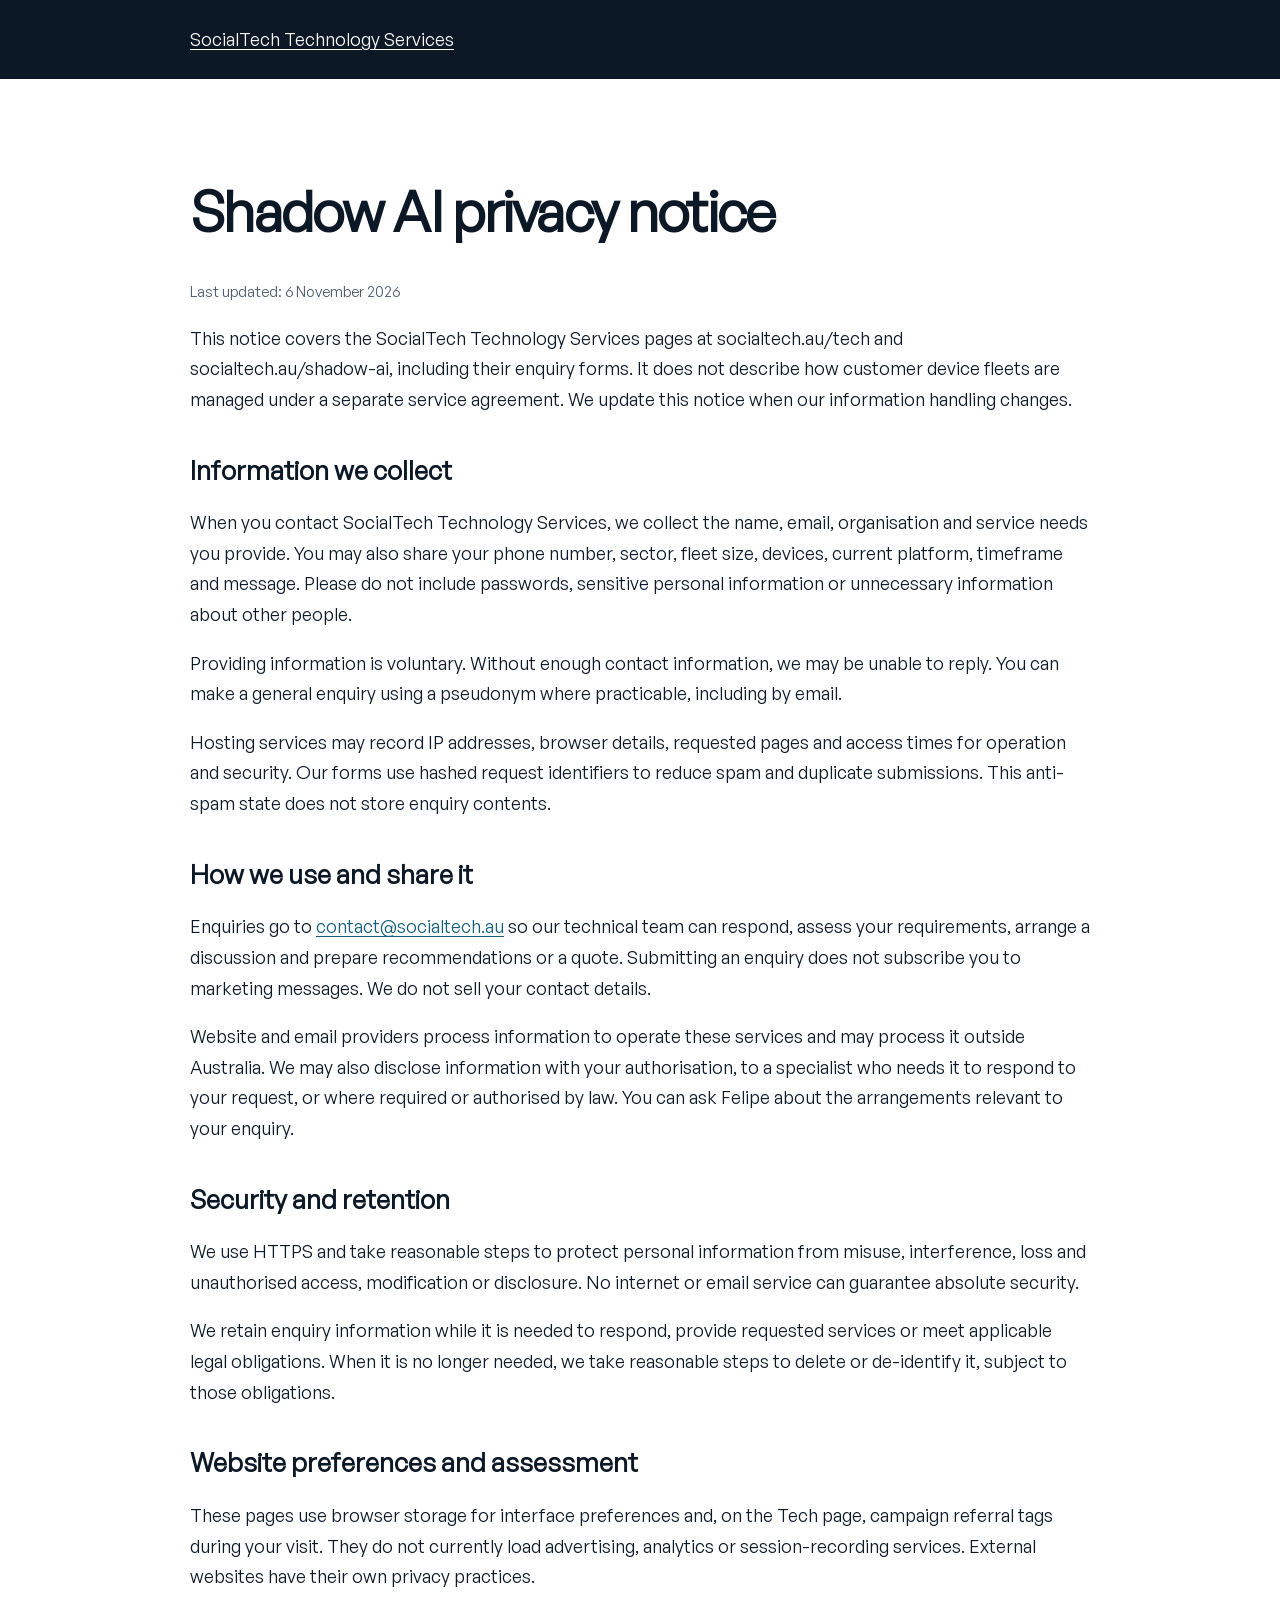
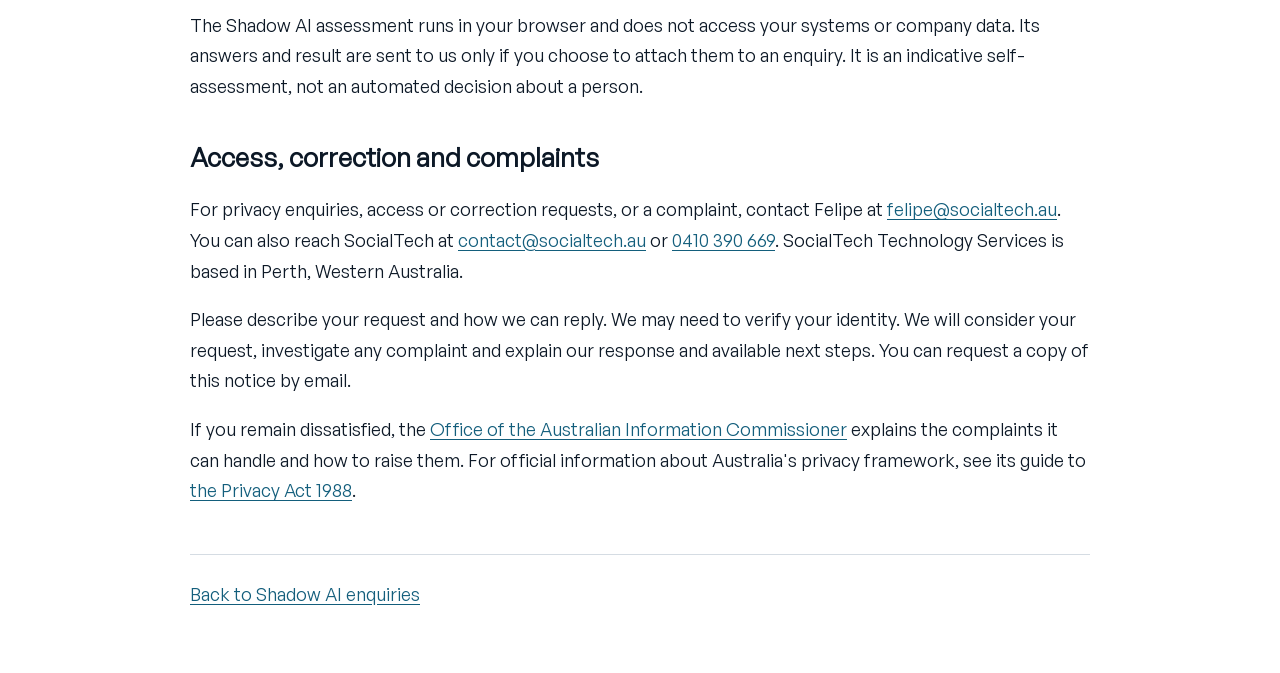
<file: shadow-ai/privacy/index.html>
<!doctype html>
<html lang="en-AU">
<head>
<meta charset="utf-8">
<meta name="viewport" content="width=device-width,initial-scale=1">
<meta name="robots" content="noindex,nofollow">
<title>Shadow AI privacy notice | SocialTech Technology Services</title>
<meta name="description" content="How SocialTech handles Shadow AI website enquiries and optional self-assessment results.">
<link rel="canonical" href="https://socialtech.au/shadow-ai/privacy/">
<link rel="icon" href="../assets/favicon.png">
<style>
@font-face{font-family:General;src:url(../assets/asset-3ec2be771caf.woff2);font-weight:400;font-display:swap}
*{box-sizing:border-box}body{margin:0;color:#0c1826;background:#fff;font:18px/1.7 General,Arial,sans-serif}
header{background:#0c1826;color:#fff;padding:24px max(24px,calc((100vw - 900px)/2))}header a{color:#fff}
main{max-width:948px;margin:auto;padding:64px 24px}h1{font-size:clamp(36px,6vw,56px);line-height:1.1;letter-spacing:-.03em}h2{font-size:26px;line-height:1.2;margin-top:40px}a{color:#135e7c;text-underline-offset:3px}a:focus-visible{outline:2px solid #135e7c;outline-offset:4px}.updated{color:#4a5a6b;font-size:15px}footer{margin-top:48px;border-top:1px solid #d5dce3;padding-top:24px}
</style>
</head>
<body>
<header><a href="/socialtech-tech-preview/shadow-ai/">SocialTech Technology Services</a></header>
<main>
<h1>Shadow AI privacy notice</h1>
<p class="updated">Last updated: 6 November 2026</p>
<p>This notice covers the SocialTech Technology Services pages at socialtech.au/tech and socialtech.au/shadow-ai, including their enquiry forms. It does not describe how customer device fleets are managed under a separate service agreement. We update this notice when our information handling changes.</p>
<h2>Information we collect</h2>
<p>When you contact SocialTech Technology Services, we collect the name, email, organisation and service needs you provide. You may also share your phone number, sector, fleet size, devices, current platform, timeframe and message. Please do not include passwords, sensitive personal information or unnecessary information about other people.</p>
<p>Providing information is voluntary. Without enough contact information, we may be unable to reply. You can make a general enquiry using a pseudonym where practicable, including by email.</p>
<p>Hosting services may record IP addresses, browser details, requested pages and access times for operation and security. Our forms use hashed request identifiers to reduce spam and duplicate submissions. This anti-spam state does not store enquiry contents.</p>
<h2>How we use and share it</h2>
<p>Enquiries go to <a href="mailto:contact@socialtech.au">contact@socialtech.au</a> so our technical team can respond, assess your requirements, arrange a discussion and prepare recommendations or a quote. Submitting an enquiry does not subscribe you to marketing messages. We do not sell your contact details.</p>
<p>Website and email providers process information to operate these services and may process it outside Australia. We may also disclose information with your authorisation, to a specialist who needs it to respond to your request, or where required or authorised by law. You can ask Felipe about the arrangements relevant to your enquiry.</p>
<h2>Security and retention</h2>
<p>We use HTTPS and take reasonable steps to protect personal information from misuse, interference, loss and unauthorised access, modification or disclosure. No internet or email service can guarantee absolute security.</p>
<p>We retain enquiry information while it is needed to respond, provide requested services or meet applicable legal obligations. When it is no longer needed, we take reasonable steps to delete or de-identify it, subject to those obligations.</p>
<h2>Website preferences and assessment</h2>
<p>These pages use browser storage for interface preferences and, on the Tech page, campaign referral tags during your visit. They do not currently load advertising, analytics or session-recording services. External websites have their own privacy practices.</p>
<p>The Shadow AI assessment runs in your browser and does not access your systems or company data. Its answers and result are sent to us only if you choose to attach them to an enquiry. It is an indicative self-assessment, not an automated decision about a person.</p>
<h2>Access, correction and complaints</h2>
<p>For privacy enquiries, access or correction requests, or a complaint, contact Felipe at <a href="mailto:felipe@socialtech.au?subject=Privacy%20enquiry">felipe@socialtech.au</a>. You can also reach SocialTech at <a href="mailto:contact@socialtech.au">contact@socialtech.au</a> or <a href="tel:+61410390669">0410 390 669</a>. SocialTech Technology Services is based in Perth, Western Australia.</p>
<p>Please describe your request and how we can reply. We may need to verify your identity. We will consider your request, investigate any complaint and explain our response and available next steps. You can request a copy of this notice by email.</p>
<p>If you remain dissatisfied, the <a href="https://www.oaic.gov.au/privacy/privacy-complaints">Office of the Australian Information Commissioner</a> explains the complaints it can handle and how to raise them. For official information about Australia's privacy framework, see its guide to <a href="https://www.oaic.gov.au/privacy/privacy-legislation/the-privacy-act">the Privacy Act 1988</a>.</p>
<footer><a href="/socialtech-tech-preview/shadow-ai/#contact">Back to Shadow AI enquiries</a></footer>
</main>
</body>
</html>
</file>
